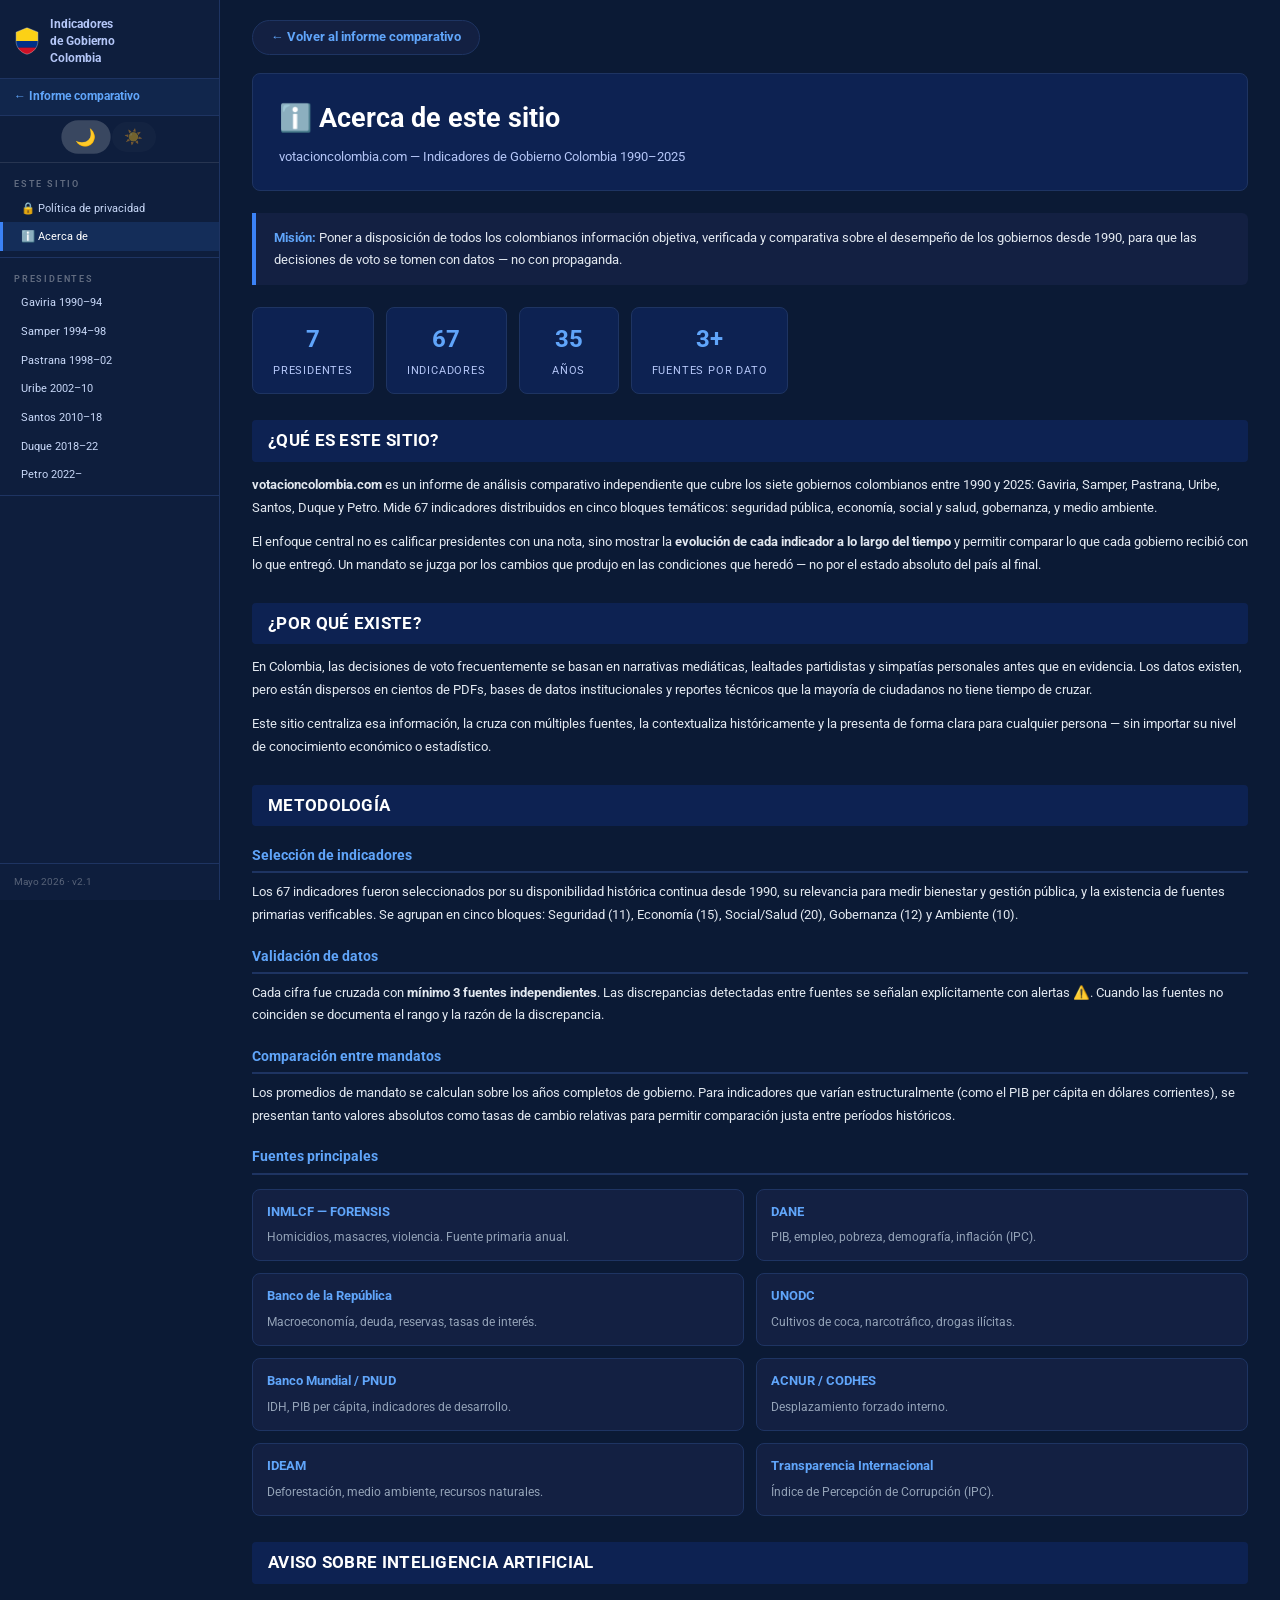
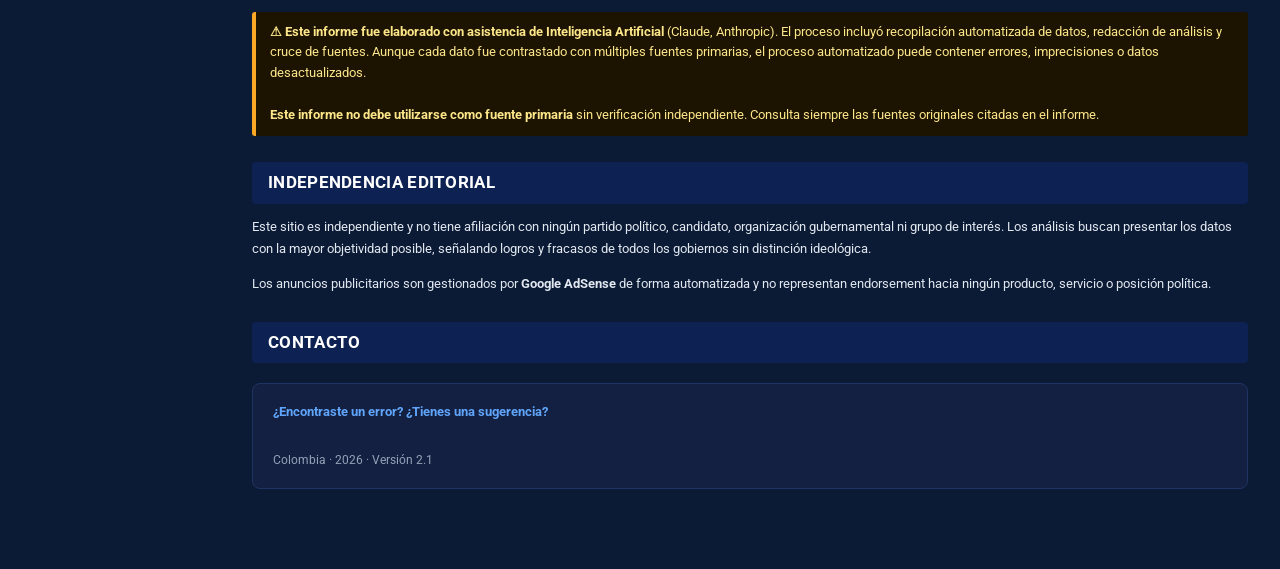
<file: acerca.html>
﻿<!DOCTYPE html>
<html lang="es">
<head>
<meta charset="UTF-8"/>
<meta name="viewport" content="width=device-width,initial-scale=1.0"/>
<meta name="google-adsense-account" content="ca-pub-6272957192947399">
<link rel="icon" href="favicon.svg" type="image/svg+xml">
<title>Acerca de — Indicadores de Gobierno Colombia</title>
<style>
*{box-sizing:border-box;margin:0;padding:0}
body{font-family:Arial,sans-serif;line-height:1.6}
.page{max-width:860px;margin:0 auto;padding:24px 20px;min-height:100vh}
p{font-size:10pt;color:var(--text);margin-bottom:12px;line-height:1.7}
.back-btn{display:inline-block;background:var(--surface);color:var(--accent2);border:1px solid var(--border);border-radius:20px;padding:6px 18px;font-size:9.5pt;font-weight:700;text-decoration:none;margin-bottom:22px}
.back-btn:hover{background:var(--surface2)}
.hero{background:#0d2252;color:#fff;padding:22px 26px;border-radius:8px;margin-bottom:22px;border:1px solid var(--border)}
.hero h1{font-size:20pt;font-weight:700;margin-bottom:4px}
.hero .sub{font-size:10pt;color:#b4c6f7;margin-top:6px}
.source-grid{display:grid;grid-template-columns:repeat(2,1fr);gap:12px;margin:14px 0}
@media(max-width:600px){.source-grid{grid-template-columns:1fr}}
.source-card{background:var(--surface);border:1px solid var(--border);border-radius:8px;padding:12px 14px}
.source-card strong{color:var(--accent2);display:block;margin-bottom:4px;font-size:9.5pt}
.source-card span{font-size:9pt;color:var(--muted)}
.contact-box{background:var(--surface);border:1px solid var(--border);border-radius:8px;padding:16px 20px;margin:20px 0;font-size:10pt;color:var(--text);line-height:1.8}
.contact-box strong{color:var(--accent2)}
.contact-meta{font-size:9pt;color:var(--muted)}
.stat-row{display:flex;gap:12px;flex-wrap:wrap;margin:14px 0}
.stat-item{background:#0d2252;color:#fff;border-radius:8px;padding:12px 20px;text-align:center;min-width:100px;border:1px solid var(--border)}
.stat-item .num{font-size:18pt;font-weight:700;color:#60a5fa;display:block}
.stat-item .lbl{font-size:8pt;color:#b4c6f7;text-transform:uppercase;letter-spacing:.8px}
body.light-mode .source-card{background:#f8faff!important;border-color:#dce8ff!important}
body.light-mode .source-card strong{color:#0d2252!important}
body.light-mode .source-card span{color:#555!important}
body.light-mode .contact-box{background:#f0f7ff!important;border-color:#b4c6f7!important;color:#333!important}
body.light-mode .contact-box strong{color:#0d2252!important}
</style>
<link rel="preconnect" href="https://fonts.googleapis.com">
<link href="https://fonts.googleapis.com/css2?family=Roboto:wght@300;400;500;700&display=swap" rel="stylesheet">
<link rel="stylesheet" href="pres-dark.css">
<script async src="https://pagead2.googlesyndication.com/pagead/js/adsbygoogle.js?client=ca-pub-6272957192947399" crossorigin="anonymous"></script>
<!-- Google tag (gtag.js) -->
<script async src="https://www.googletagmanager.com/gtag/js?id=G-X8BNSWKBNP"></script>
<script>
  window.dataLayer = window.dataLayer || [];
  function gtag(){dataLayer.push(arguments);}
  gtag('js', new Date());
  gtag('config', 'G-X8BNSWKBNP');
</script>
</head>
<body class="dark-mode">
<div id="sidebar-overlay" onclick="toggleSidebar()"></div>
<button id="ham-btn" type="button" onclick="toggleSidebar()" aria-label="Menú"><span></span><span></span><span></span></button>
<button type="button" id="mob-theme-btn" class="mob-theme-btn" onclick="setTheme(document.body.classList.contains('dark-mode')?'light':'dark')" title="Cambiar tema">🌙</button>
<nav id="sidebar">
  <div class="sb-brand"><svg width="26" height="32" viewBox="0 0 44 52" fill="none"><clipPath id="sbsc"><path d="M22 3.5L3.5 11V26C3.5 37 11 45.5 22 48.5C33 45.5 40.5 37 40.5 26V11L22 3.5Z"/></clipPath><g clip-path="url(#sbsc)"><rect x="3.5" y="3.5" width="37" height="22.5" fill="#fcd116"/><rect x="3.5" y="26" width="37" height="11.25" fill="#003087"/><rect x="3.5" y="37.25" width="37" height="11.25" fill="#ce1126"/></g><path d="M22 3.5L3.5 11V26C3.5 37 11 45.5 22 48.5C33 45.5 40.5 37 40.5 26V11L22 3.5Z" fill="none" stroke="rgba(255,255,255,.4)" stroke-width="1.3"/></svg><div class="sb-title">Indicadores<br>de Gobierno<br>Colombia</div></div>
  <a class="sb-back" href="index.html">← Informe comparativo</a>
  <div class="theme-toggle">
    <button type="button" class="theme-half active" id="btn-dark-mode" onclick="setTheme('dark')" title="Modo oscuro">🌙</button>
    <button type="button" class="theme-half"        id="btn-light-mode" onclick="setTheme('light')" title="Modo claro">☀️</button>
  </div>
  <div class="sb-section"><div class="sb-label">Este sitio</div>
    <a class="sb-link" href="privacidad.html">🔒 Política de privacidad</a>
    <a class="sb-link active" href="acerca.html">ℹ️ Acerca de</a>
  </div>
  <div class="sb-section"><div class="sb-label">Presidentes</div>
    <a class="sb-link" href="gaviria.html">Gaviria 1990–94</a>
    <a class="sb-link" href="samper.html">Samper 1994–98</a>
    <a class="sb-link" href="pastrana.html">Pastrana 1998–02</a>
    <a class="sb-link" href="uribe.html">Uribe 2002–10</a>
    <a class="sb-link" href="santos.html">Santos 2010–18</a>
    <a class="sb-link" href="duque.html">Duque 2018–22</a>
    <a class="sb-link" href="petro.html">Petro 2022–</a>
  </div>
  <div class="sb-footer">Mayo 2026 · v2.1</div>
</nav>
<script>
function toggleSidebar(){document.getElementById('sidebar').classList.toggle('open');document.getElementById('sidebar-overlay').classList.toggle('open')}
window.setTheme=function(m){var d=m==='dark';document.body.classList.toggle('dark-mode',d);document.body.classList.toggle('light-mode',!d);var bm=document.getElementById('btn-dark-mode'),bl=document.getElementById('btn-light-mode');if(bm)bm.classList.toggle('active',d);if(bl)bl.classList.toggle('active',!d);var mob=document.getElementById('mob-theme-btn');if(mob)mob.textContent=d?'🌙':'☀️';localStorage.setItem('pres-theme',m)};
(function(){var s=localStorage.getItem('pres-theme')||'dark';if(s!=='dark')window.setTheme('light')})();
</script>
<div class="page">

<a class="back-btn" href="index.html">← Volver al informe comparativo</a>

<div class="hero">
  <h1>ℹ️ Acerca de este sitio</h1>
  <div class="sub">votacioncolombia.com — Indicadores de Gobierno Colombia 1990–2025</div>
</div>

<div class="resumen">
  <strong>Misión:</strong> Poner a disposición de todos los colombianos información objetiva, verificada y comparativa sobre el desempeño de los gobiernos desde 1990, para que las decisiones de voto se tomen con datos — no con propaganda.
</div>

<div class="stat-row">
  <div class="stat-item"><span class="num">7</span><span class="lbl">Presidentes</span></div>
  <div class="stat-item"><span class="num">67</span><span class="lbl">Indicadores</span></div>
  <div class="stat-item"><span class="num">35</span><span class="lbl">Años</span></div>
  <div class="stat-item"><span class="num">3+</span><span class="lbl">Fuentes por dato</span></div>
</div>

<h2 id="sec-que">¿QUÉ ES ESTE SITIO?</h2>
<p><strong>votacioncolombia.com</strong> es un informe de análisis comparativo independiente que cubre los siete gobiernos colombianos entre 1990 y 2025: Gaviria, Samper, Pastrana, Uribe, Santos, Duque y Petro. Mide 67 indicadores distribuidos en cinco bloques temáticos: seguridad pública, economía, social y salud, gobernanza, y medio ambiente.</p>
<p>El enfoque central no es calificar presidentes con una nota, sino mostrar la <strong>evolución de cada indicador a lo largo del tiempo</strong> y permitir comparar lo que cada gobierno recibió con lo que entregó. Un mandato se juzga por los cambios que produjo en las condiciones que heredó — no por el estado absoluto del país al final.</p>

<h2 id="sec-por-que">¿POR QUÉ EXISTE?</h2>
<p>En Colombia, las decisiones de voto frecuentemente se basan en narrativas mediáticas, lealtades partidistas y simpatías personales antes que en evidencia. Los datos existen, pero están dispersos en cientos de PDFs, bases de datos institucionales y reportes técnicos que la mayoría de ciudadanos no tiene tiempo de cruzar.</p>
<p>Este sitio centraliza esa información, la cruza con múltiples fuentes, la contextualiza históricamente y la presenta de forma clara para cualquier persona — sin importar su nivel de conocimiento económico o estadístico.</p>

<h2 id="sec-metodologia">METODOLOGÍA</h2>

<h3>Selección de indicadores</h3>
<p>Los 67 indicadores fueron seleccionados por su disponibilidad histórica continua desde 1990, su relevancia para medir bienestar y gestión pública, y la existencia de fuentes primarias verificables. Se agrupan en cinco bloques: Seguridad (11), Economía (15), Social/Salud (20), Gobernanza (12) y Ambiente (10).</p>

<h3>Validación de datos</h3>
<p>Cada cifra fue cruzada con <strong>mínimo 3 fuentes independientes</strong>. Las discrepancias detectadas entre fuentes se señalan explícitamente con alertas ⚠️. Cuando las fuentes no coinciden se documenta el rango y la razón de la discrepancia.</p>

<h3>Comparación entre mandatos</h3>
<p>Los promedios de mandato se calculan sobre los años completos de gobierno. Para indicadores que varían estructuralmente (como el PIB per cápita en dólares corrientes), se presentan tanto valores absolutos como tasas de cambio relativas para permitir comparación justa entre períodos históricos.</p>

<h3>Fuentes principales</h3>
<div class="source-grid">
  <div class="source-card"><strong>INMLCF — FORENSIS</strong><span>Homicidios, masacres, violencia. Fuente primaria anual.</span></div>
  <div class="source-card"><strong>DANE</strong><span>PIB, empleo, pobreza, demografía, inflación (IPC).</span></div>
  <div class="source-card"><strong>Banco de la República</strong><span>Macroeconomía, deuda, reservas, tasas de interés.</span></div>
  <div class="source-card"><strong>UNODC</strong><span>Cultivos de coca, narcotráfico, drogas ilícitas.</span></div>
  <div class="source-card"><strong>Banco Mundial / PNUD</strong><span>IDH, PIB per cápita, indicadores de desarrollo.</span></div>
  <div class="source-card"><strong>ACNUR / CODHES</strong><span>Desplazamiento forzado interno.</span></div>
  <div class="source-card"><strong>IDEAM</strong><span>Deforestación, medio ambiente, recursos naturales.</span></div>
  <div class="source-card"><strong>Transparencia Internacional</strong><span>Índice de Percepción de Corrupción (IPC).</span></div>
</div>

<h2 id="sec-ia">AVISO SOBRE INTELIGENCIA ARTIFICIAL</h2>
<div class="disclaimer">
  <strong>⚠ Este informe fue elaborado con asistencia de Inteligencia Artificial</strong> (Claude, Anthropic). El proceso incluyó recopilación automatizada de datos, redacción de análisis y cruce de fuentes. Aunque cada dato fue contrastado con múltiples fuentes primarias, el proceso automatizado puede contener errores, imprecisiones o datos desactualizados.<br><br>
  <strong>Este informe no debe utilizarse como fuente primaria</strong> sin verificación independiente. Consulta siempre las fuentes originales citadas en el informe.
</div>

<h2 id="sec-independencia">INDEPENDENCIA EDITORIAL</h2>
<p>Este sitio es independiente y no tiene afiliación con ningún partido político, candidato, organización gubernamental ni grupo de interés. Los análisis buscan presentar los datos con la mayor objetividad posible, señalando logros y fracasos de todos los gobiernos sin distinción ideológica.</p>
<p>Los anuncios publicitarios son gestionados por <strong>Google AdSense</strong> de forma automatizada y no representan endorsement hacia ningún producto, servicio o posición política.</p>

<h2 id="sec-contacto">CONTACTO</h2>
<div class="contact-box">
  <strong>¿Encontraste un error? ¿Tienes una sugerencia?</strong><br><br>
  <span class="contact-meta">Colombia · 2026 · Versión 2.1</span>
</div>

</div>
</body>
</html>
</file>
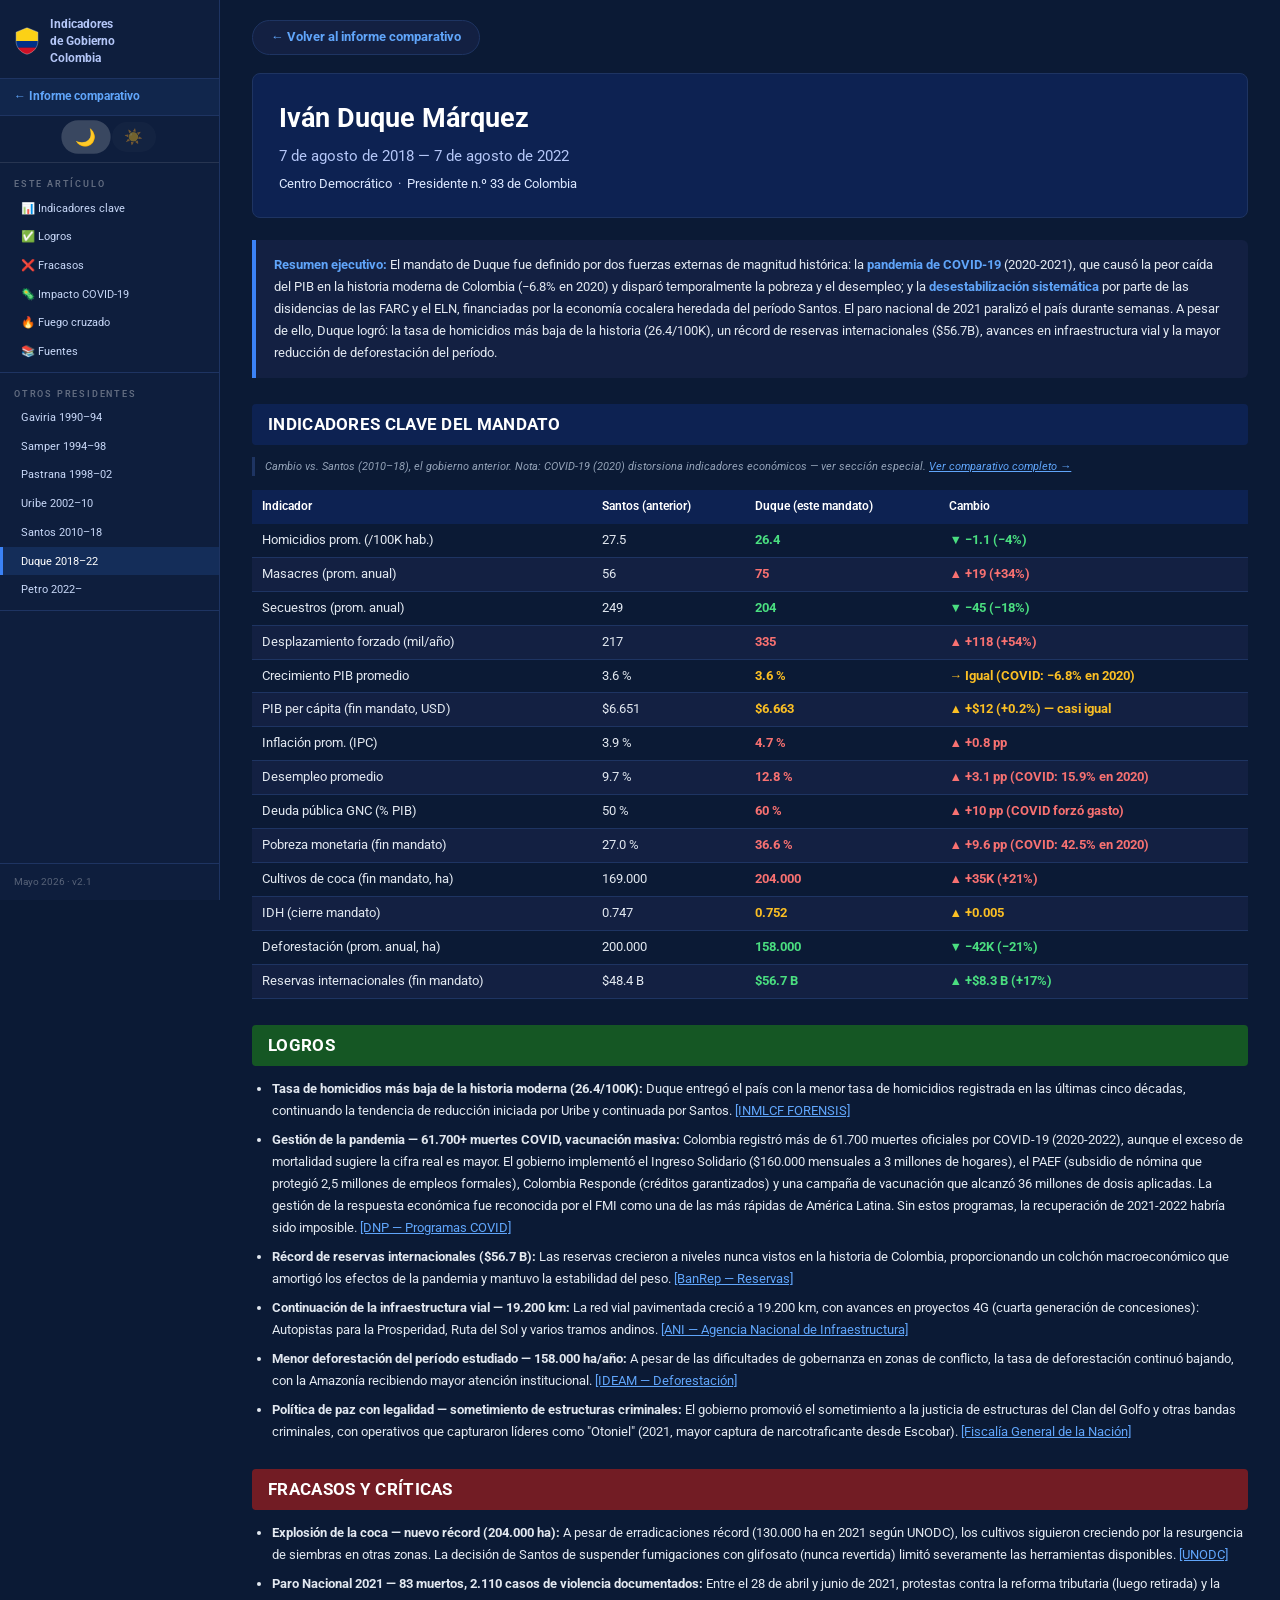
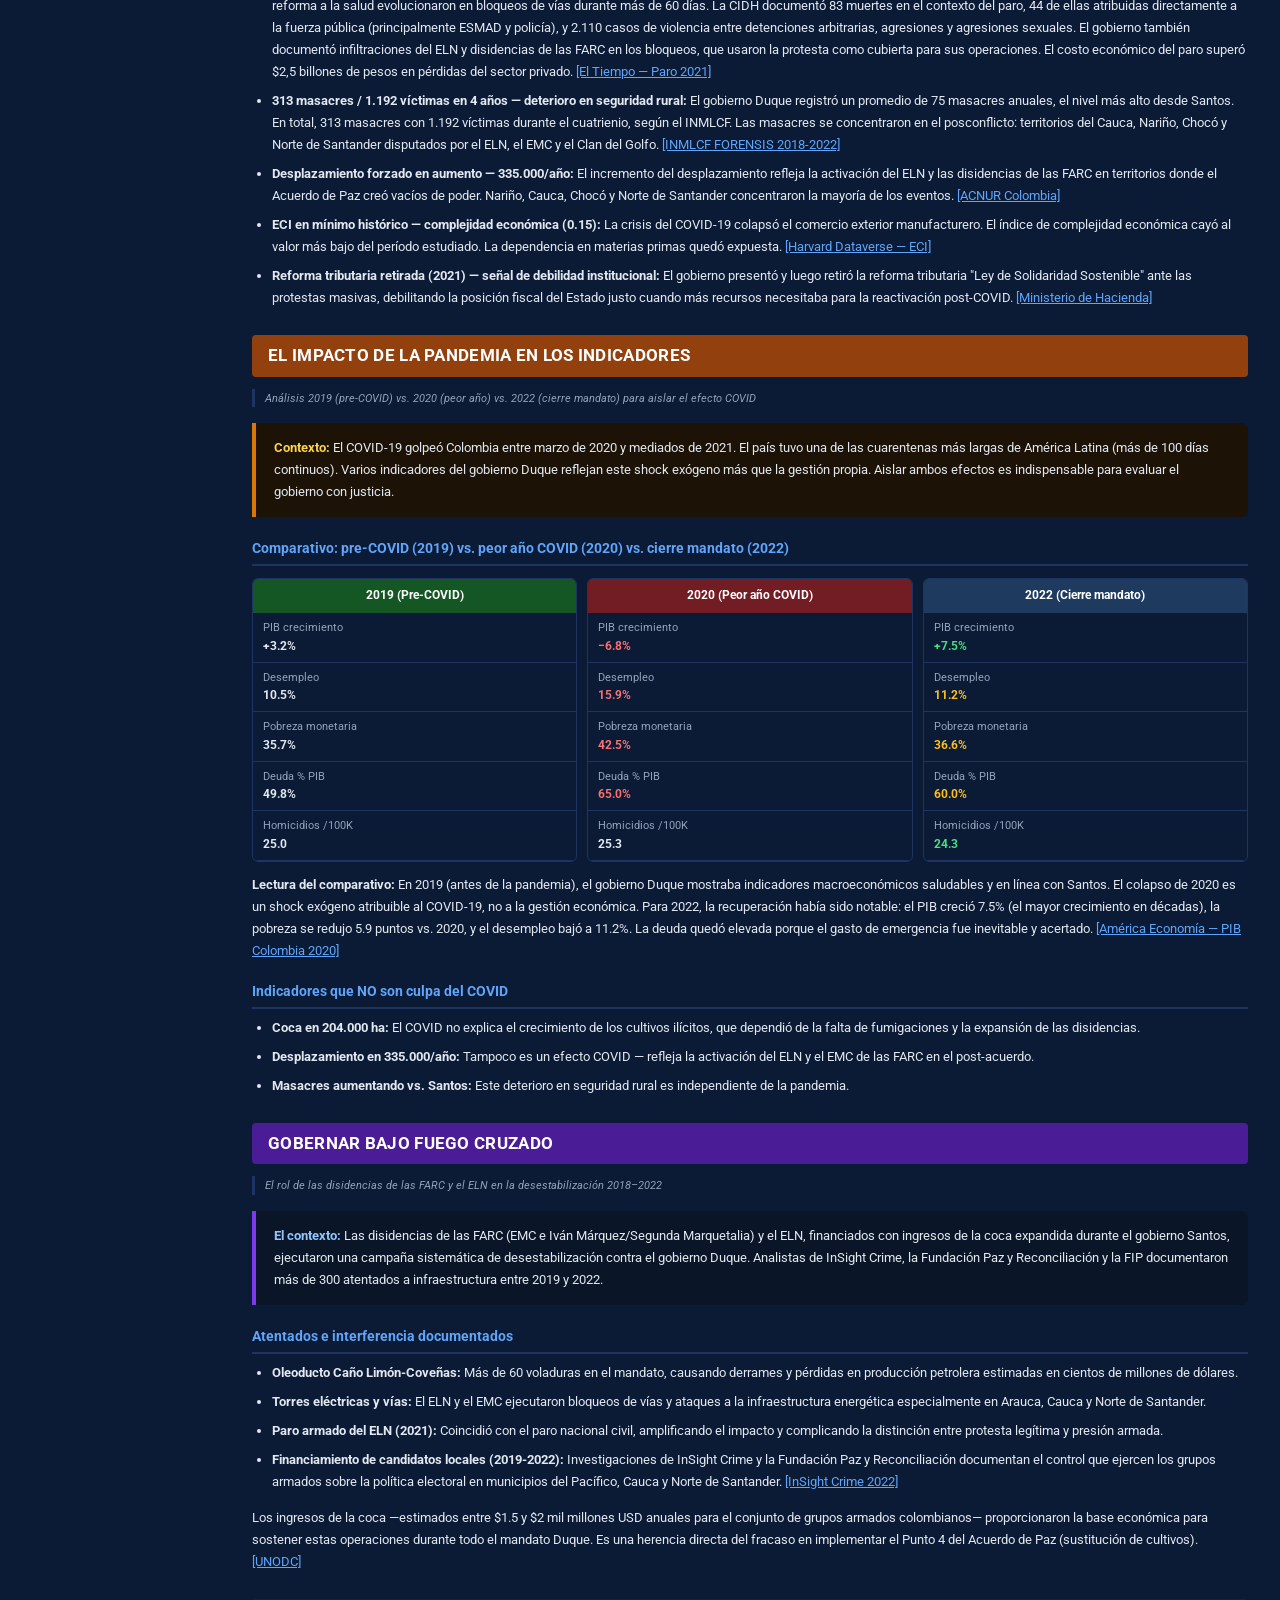
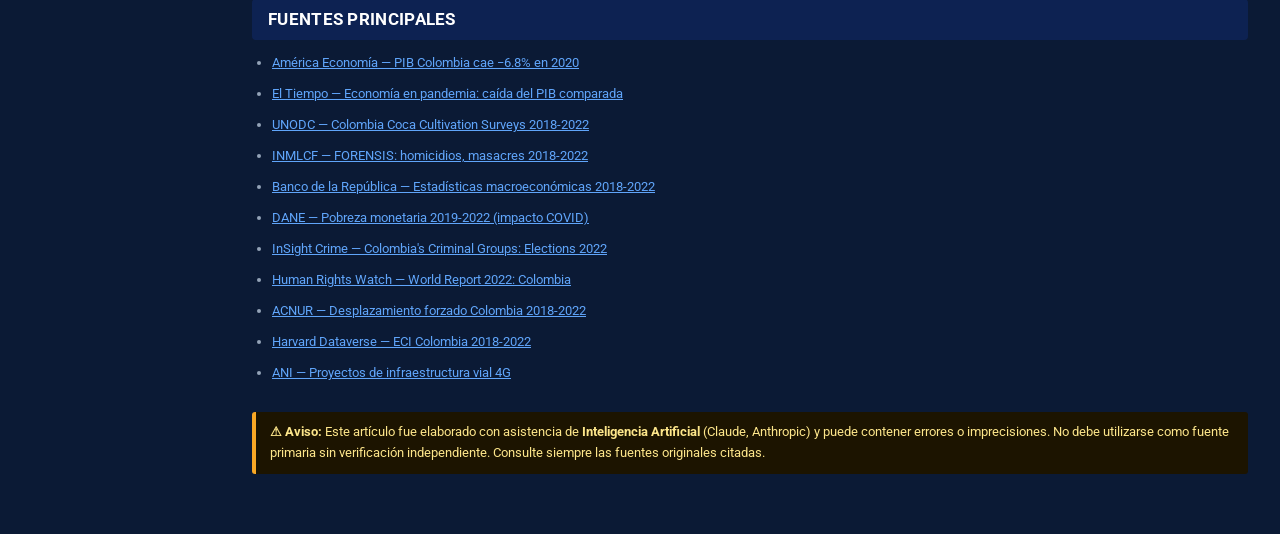
<file: duque.html>
﻿<!DOCTYPE html>
<html lang="es">
<head>
<meta charset="UTF-8"/>
<meta name="viewport" content="width=device-width,initial-scale=1.0"/>
<meta name="google-adsense-account" content="ca-pub-6272957192947399">
<link rel="icon" href="favicon.svg" type="image/svg+xml">
<title>Iván Duque 2018–2022 — Logros, Fracasos e Indicadores</title>
<meta name="description" content="¿Cómo le fue a Iván Duque (2018–2022)? Pandemia COVID-19, Paro Nacional 2021, menor deforestación histórica, pero coca en récord de 204K ha. Indicadores verificados. Conoce el historial antes de votar.">
<meta name="keywords" content="Iván Duque, gobierno Duque Colombia, elecciones Colombia 2018, segunda vuelta 2018 Duque Petro, votación Colombia, Paro Nacional Colombia 2021, pandemia Colombia COVID, deforestación Colombia, masacres Colombia, coca Colombia 2022, historia presidentes Colombia, Centro Democrático Colombia, Gustavo Petro 2018">
<meta name="robots" content="index, follow">
<link rel="canonical" href="https://votacioncolombia.com/duque.html">
<meta property="og:type" content="article">
<meta property="og:url" content="https://votacioncolombia.com/duque.html">
<meta property="og:title" content="Iván Duque 2018–2022 — Logros, Fracasos e Indicadores">
<meta property="og:description" content="Pandemia COVID-19, Paro Nacional 2021, menor deforestación histórica y coca en récord de 204K ha. Análisis con indicadores verificados del mandato Duque.">
<meta property="og:locale" content="es_CO">
<meta property="og:site_name" content="Colombia Indicadores de Gobierno">
<meta property="og:image" content="https://votacioncolombia.com/og-image.png">
<meta property="og:image:width" content="1200">
<meta property="og:image:height" content="630">
<meta name="twitter:card" content="summary_large_image">
<meta name="twitter:title" content="Iván Duque 2018–2022 — Análisis de Gobierno Colombia">
<meta name="twitter:description" content="COVID, Paro 2021, menor deforestación histórica, coca récord 204K ha. Indicadores verificados del mandato Duque.">
<script type="application/ld+json">
{"@context":"https://schema.org","@type":"Article","headline":"Iván Duque 2018–2022 — Logros, Fracasos e Indicadores","description":"Análisis del gobierno de Iván Duque Márquez (2018–2022): pandemia COVID-19, Paro Nacional 2021 (83 muertos), menor deforestación histórica, pero masacres al alza y coca en nuevo récord de 204.000 hectáreas. Indicadores pre/post pandemia comparados con el gobierno anterior.","url":"https://votacioncolombia.com/duque.html","inLanguage":"es-CO","dateModified":"2026-06-11","author":{"@type":"Organization","name":"Colombia Indicadores de Gobierno"},"publisher":{"@type":"Organization","name":"Colombia Indicadores de Gobierno"},"mainEntityOfPage":"https://votacioncolombia.com/duque.html","about":{"@type":"Person","name":"Iván Duque Márquez","jobTitle":"Presidente de Colombia","description":"Presidente de Colombia 2018–2022. Gobernó durante la pandemia de COVID-19 y el Paro Nacional de 2021."},"isPartOf":{"@id":"https://votacioncolombia.com/#website"}}
</script>
<style>
*{box-sizing:border-box;margin:0;padding:0}
body{font-family:Arial,sans-serif;color:var(--text);background:var(--bg);line-height:1.6}
.page{max-width:860px;margin:0 auto;padding:24px 20px;background:var(--surface);min-height:100vh}
a{color:var(--accent2)}a:hover{text-decoration:underline}
.back-btn{display:inline-block;background:var(--surface);color:var(--accent2);border:1px solid var(--border);border-radius:20px;padding:6px 18px;font-size:9.5pt;font-weight:700;text-decoration:none;margin-bottom:22px}
.back-btn:hover{background:var(--bg)}
.hero{background:#0d2252;color:#fff;padding:22px 26px;border-radius:8px;margin-bottom:22px}
.hero h1{font-size:20pt;font-weight:700;margin-bottom:4px}
.hero .years{font-size:11pt;color:#b4c6f7;margin-bottom:6px}
.hero .partido{font-size:9.5pt;color:#dce8ff}
h2{font-size:12.5pt;color:#fff;background:#0d2252;padding:7px 16px;margin:26px 0 12px;border-radius:4px;letter-spacing:.3px}
h2.sec-logros{background:#155724}
h2.sec-fracasos{background:#721c24}
h2.sec-pand{background:#b45309}
h2.sec-especial{background:#1e3a5f}
h3{font-size:10.5pt;color:var(--accent2);border-bottom:2px solid var(--border);padding-bottom:4px;margin:18px 0 8px}
.resumen{background:var(--bg);border-left:4px solid var(--accent);padding:14px 18px;margin-bottom:22px;border-radius:0 6px 6px 0;font-size:10pt;color:var(--text)}
.resumen strong{color:var(--accent2)}
.note{font-size:8.5pt;color:var(--muted);font-style:italic;margin:6px 0 14px;padding-left:10px;border-left:3px solid var(--border)}
table{width:100%;border-collapse:collapse;font-size:9.5pt;margin:10px 0 18px}
th{background:#0d2252;color:#fff;padding:7px 10px;text-align:left;font-weight:600;font-size:9pt}
td{padding:6px 10px;border-bottom:1px solid var(--border);color:var(--text)}
tr:nth-child(even) td{background:var(--bg)}
.g{color:#4ade80;font-weight:700}.r{color:#f87171;font-weight:700}.y{color:#fbbf24;font-weight:700}
body.light-mode .g{color:#166534}body.light-mode .r{color:#991b1b}body.light-mode .y{color:#92400e}
ul{padding-left:20px;margin:8px 0 14px}
ul li{margin-bottom:7px;font-size:10pt}
.fuentes-list{font-size:9pt}
.fuentes-list li{margin-bottom:9px}
.pand-box{background:#fffbeb;border-left:4px solid #d97706;padding:14px 18px;margin:16px 0 20px;border-radius:0 6px 6px 0;font-size:10pt;color:#333}
.pand-box strong{color:#b45309}
.spec-box{background:#eff6ff;border-left:4px solid #1d4ed8;padding:14px 18px;margin:16px 0 20px;border-radius:0 6px 6px 0;font-size:10pt;color:#333}
.spec-box strong{color:#1e3a5f}
.covid-compare{display:grid;grid-template-columns:1fr 1fr 1fr;gap:10px;margin:12px 0}
.cov-col{border:1px solid #e0e8f8;border-radius:6px;overflow:hidden}
.cov-col .cov-hd{padding:7px 10px;font-size:9pt;font-weight:700;text-align:center;color:#fff}
.cov-col .cov-hd.pre{background:#155724}
.cov-col .cov-hd.mid{background:#721c24}
.cov-col .cov-hd.post{background:#1e3a5f}
.cov-col .cov-row{padding:5px 10px;font-size:9pt;border-bottom:1px solid #f0f4ff}
.cov-col .cov-row .lbl{color:#555;font-size:8.5pt}
body.dark-mode .pand-box{background:#1c1206;color:var(--text)}
body.dark-mode .pand-box strong{color:#fcd34d}
body.dark-mode .spec-box{background:#0a1628;color:var(--text)}
body.dark-mode .spec-box strong{color:#93c5fd}
body.dark-mode .cov-col{border-color:var(--border)}
body.dark-mode .cov-col .cov-row{border-bottom-color:var(--border);color:var(--text)}
body.dark-mode .cov-col .cov-row .lbl{color:var(--muted)}
.disclaimer{background:#fff8e1;border-left:4px solid #f9a825;padding:10px 14px;margin:28px 0 0;border-radius:3px;font-size:9.5pt}
</style>
<link rel="preconnect" href="https://fonts.googleapis.com">
<link href="https://fonts.googleapis.com/css2?family=Roboto:wght@300;400;500;700&display=swap" rel="stylesheet">
<link rel="stylesheet" href="pres-dark.css">
<script async src="https://pagead2.googlesyndication.com/pagead/js/adsbygoogle.js?client=ca-pub-6272957192947399" crossorigin="anonymous"></script>
<!-- Google tag (gtag.js) -->
<script async src="https://www.googletagmanager.com/gtag/js?id=G-X8BNSWKBNP"></script>
<script>
  window.dataLayer = window.dataLayer || [];
  function gtag(){dataLayer.push(arguments);}
  gtag('js', new Date());
  gtag('config', 'G-X8BNSWKBNP');
</script>
</head>
<body class="dark-mode">
<div id="sidebar-overlay" onclick="toggleSidebar()"></div>
<button id="ham-btn" type="button" onclick="toggleSidebar()" aria-label="Menú"><span></span><span></span><span></span></button>
<button type="button" id="mob-theme-btn" class="mob-theme-btn" onclick="setTheme(document.body.classList.contains('dark-mode')?'light':'dark')" title="Cambiar tema">🌙</button>
<nav id="sidebar">
  <div class="sb-brand"><svg width="26" height="32" viewBox="0 0 44 52" fill="none"><clipPath id="sbsc"><path d="M22 3.5L3.5 11V26C3.5 37 11 45.5 22 48.5C33 45.5 40.5 37 40.5 26V11L22 3.5Z"/></clipPath><g clip-path="url(#sbsc)"><rect x="3.5" y="3.5" width="37" height="22.5" fill="#fcd116"/><rect x="3.5" y="26" width="37" height="11.25" fill="#003087"/><rect x="3.5" y="37.25" width="37" height="11.25" fill="#ce1126"/></g><path d="M22 3.5L3.5 11V26C3.5 37 11 45.5 22 48.5C33 45.5 40.5 37 40.5 26V11L22 3.5Z" fill="none" stroke="rgba(255,255,255,.4)" stroke-width="1.3"/></svg><div class="sb-title">Indicadores<br>de Gobierno<br>Colombia</div></div>
  <a class="sb-back" href="index.html">← Informe comparativo</a>
  <div class="theme-toggle">
    <button type="button" class="theme-half active" id="btn-dark-mode" onclick="setTheme('dark')" title="Modo oscuro">🌙</button>
    <button type="button" class="theme-half"        id="btn-light-mode" onclick="setTheme('light')" title="Modo claro">☀️</button>
  </div>
  <div class="sb-section"><div class="sb-label">Este artículo</div>
    <a class="sb-link" href="#sec-ind">📊 Indicadores clave</a>
    <a class="sb-link" href="#sec-logros">✅ Logros</a>
    <a class="sb-link" href="#sec-fracasos">❌ Fracasos</a>
    <a class="sb-link" href="#sec-pand">🦠 Impacto COVID-19</a>
    <a class="sb-link" href="#sec-especial">🔥 Fuego cruzado</a>
    <a class="sb-link" href="#sec-fuentes">📚 Fuentes</a>
  </div>
  <div class="sb-section"><div class="sb-label">Otros presidentes</div>
    <a class="sb-link" href="gaviria.html">Gaviria 1990–94</a>
    <a class="sb-link" href="samper.html">Samper 1994–98</a>
    <a class="sb-link" href="pastrana.html">Pastrana 1998–02</a>
    <a class="sb-link" href="uribe.html">Uribe 2002–10</a>
    <a class="sb-link" href="santos.html">Santos 2010–18</a>
    <a class="sb-link active" href="duque.html">Duque 2018–22</a>
    <a class="sb-link" href="petro.html">Petro 2022–</a>
  </div>
  <div class="sb-footer">Mayo 2026 · v2.1</div>
</nav>
<script>
function toggleSidebar(){document.getElementById('sidebar').classList.toggle('open');document.getElementById('sidebar-overlay').classList.toggle('open')}
(function(){var ids=['sec-ind','sec-logros','sec-fracasos','sec-pand','sec-especial','sec-fuentes'];window.addEventListener('scroll',function(){var y=window.scrollY+80;ids.forEach(function(id){var el=document.getElementById(id);var link=document.querySelector('#sidebar a[href="#'+id+'"]');if(!el||!link)return;link.classList.toggle('active',y>=el.offsetTop&&y<el.offsetTop+el.offsetHeight)})},{passive:true})})();
window.setTheme=function(m){var d=m==='dark';document.body.classList.toggle('dark-mode',d);document.body.classList.toggle('light-mode',!d);var bm=document.getElementById('btn-dark-mode'),bl=document.getElementById('btn-light-mode');if(bm)bm.classList.toggle('active',d);if(bl)bl.classList.toggle('active',!d);var mob=document.getElementById('mob-theme-btn');if(mob)mob.textContent=d?'🌙':'☀️';localStorage.setItem('pres-theme',m)};
(function(){var s=localStorage.getItem('pres-theme')||'dark';if(s!=='dark')window.setTheme('light')})();
</script>
<div class="page">

<a class="back-btn" href="index.html">← Volver al informe comparativo</a>

<div class="hero">
  <h1>Iván Duque Márquez</h1>
  <div class="years">7 de agosto de 2018 — 7 de agosto de 2022</div>
  <div class="partido">Centro Democrático &nbsp;·&nbsp; Presidente n.º 33 de Colombia</div>
</div>

<div class="resumen">
  <strong>Resumen ejecutivo:</strong> El mandato de Duque fue definido por dos fuerzas externas de magnitud histórica: la <strong>pandemia de COVID-19</strong> (2020-2021), que causó la peor caída del PIB en la historia moderna de Colombia (−6.8% en 2020) y disparó temporalmente la pobreza y el desempleo; y la <strong>desestabilización sistemática</strong> por parte de las disidencias de las FARC y el ELN, financiadas por la economía cocalera heredada del período Santos. El paro nacional de 2021 paralizó el país durante semanas. A pesar de ello, Duque logró: la tasa de homicidios más baja de la historia (26.4/100K), un récord de reservas internacionales ($56.7B), avances en infraestructura vial y la mayor reducción de deforestación del período.
</div>

<h2 id="sec-ind">INDICADORES CLAVE DEL MANDATO</h2>
<p class="note">Cambio vs. Santos (2010–18), el gobierno anterior. Nota: COVID-19 (2020) distorsiona indicadores económicos — ver sección especial. <a href="index.html">Ver comparativo completo →</a></p>
<table>
  <thead><tr><th>Indicador</th><th>Santos (anterior)</th><th>Duque (este mandato)</th><th>Cambio</th></tr></thead>
  <tbody>
    <tr><td>Homicidios prom. (/100K hab.)</td><td>27.5</td><td class="g">26.4</td><td class="g">▼ −1.1 (−4%)</td></tr>
    <tr><td>Masacres (prom. anual)</td><td>56</td><td class="r">75</td><td class="r">▲ +19 (+34%)</td></tr>
    <tr><td>Secuestros (prom. anual)</td><td>249</td><td class="g">204</td><td class="g">▼ −45 (−18%)</td></tr>
    <tr><td>Desplazamiento forzado (mil/año)</td><td>217</td><td class="r">335</td><td class="r">▲ +118 (+54%)</td></tr>
    <tr><td>Crecimiento PIB promedio</td><td>3.6 %</td><td class="y">3.6 %</td><td class="y">→ Igual (COVID: −6.8% en 2020)</td></tr>
    <tr><td>PIB per cápita (fin mandato, USD)</td><td>$6.651</td><td class="y">$6.663</td><td class="y">▲ +$12 (+0.2%) — casi igual</td></tr>
    <tr><td>Inflación prom. (IPC)</td><td>3.9 %</td><td class="r">4.7 %</td><td class="r">▲ +0.8 pp</td></tr>
    <tr><td>Desempleo promedio</td><td>9.7 %</td><td class="r">12.8 %</td><td class="r">▲ +3.1 pp (COVID: 15.9% en 2020)</td></tr>
    <tr><td>Deuda pública GNC (% PIB)</td><td>50 %</td><td class="r">60 %</td><td class="r">▲ +10 pp (COVID forzó gasto)</td></tr>
    <tr><td>Pobreza monetaria (fin mandato)</td><td>27.0 %</td><td class="r">36.6 %</td><td class="r">▲ +9.6 pp (COVID: 42.5% en 2020)</td></tr>
    <tr><td>Cultivos de coca (fin mandato, ha)</td><td>169.000</td><td class="r">204.000</td><td class="r">▲ +35K (+21%)</td></tr>
    <tr><td>IDH (cierre mandato)</td><td>0.747</td><td class="y">0.752</td><td class="y">▲ +0.005</td></tr>
    <tr><td>Deforestación (prom. anual, ha)</td><td>200.000</td><td class="g">158.000</td><td class="g">▼ −42K (−21%)</td></tr>
    <tr><td>Reservas internacionales (fin mandato)</td><td>$48.4 B</td><td class="g">$56.7 B</td><td class="g">▲ +$8.3 B (+17%)</td></tr>
  </tbody>
</table>

<h2 id="sec-logros" class="sec-logros">LOGROS</h2>

<ul>
  <li><strong>Tasa de homicidios más baja de la historia moderna (26.4/100K):</strong> Duque entregó el país con la menor tasa de homicidios registrada en las últimas cinco décadas, continuando la tendencia de reducción iniciada por Uribe y continuada por Santos. <a href="https://www.medicinalegal.gov.co/cifras-estadisticas/forensis" target="_blank">[INMLCF FORENSIS]</a></li>

  <li><strong>Gestión de la pandemia — 61.700+ muertes COVID, vacunación masiva:</strong> Colombia registró más de 61.700 muertes oficiales por COVID-19 (2020-2022), aunque el exceso de mortalidad sugiere la cifra real es mayor. El gobierno implementó el Ingreso Solidario ($160.000 mensuales a 3 millones de hogares), el PAEF (subsidio de nómina que protegió 2,5 millones de empleos formales), Colombia Responde (créditos garantizados) y una campaña de vacunación que alcanzó 36 millones de dosis aplicadas. La gestión de la respuesta económica fue reconocida por el FMI como una de las más rápidas de América Latina. Sin estos programas, la recuperación de 2021-2022 habría sido imposible. <a href="https://www.dnp.gov.co" target="_blank">[DNP — Programas COVID]</a></li>

  <li><strong>Récord de reservas internacionales ($56.7 B):</strong> Las reservas crecieron a niveles nunca vistos en la historia de Colombia, proporcionando un colchón macroeconómico que amortigó los efectos de la pandemia y mantuvo la estabilidad del peso. <a href="https://www.banrep.gov.co/es/estadisticas/reservas-internacionales" target="_blank">[BanRep — Reservas]</a></li>

  <li><strong>Continuación de la infraestructura vial — 19.200 km:</strong> La red vial pavimentada creció a 19.200 km, con avances en proyectos 4G (cuarta generación de concesiones): Autopistas para la Prosperidad, Ruta del Sol y varios tramos andinos. <a href="https://www.ani.gov.co" target="_blank">[ANI — Agencia Nacional de Infraestructura]</a></li>

  <li><strong>Menor deforestación del período estudiado — 158.000 ha/año:</strong> A pesar de las dificultades de gobernanza en zonas de conflicto, la tasa de deforestación continuó bajando, con la Amazonía recibiendo mayor atención institucional. <a href="https://www.ideam.gov.co" target="_blank">[IDEAM — Deforestación]</a></li>

  <li><strong>Política de paz con legalidad — sometimiento de estructuras criminales:</strong> El gobierno promovió el sometimiento a la justicia de estructuras del Clan del Golfo y otras bandas criminales, con operativos que capturaron líderes como "Otoniel" (2021, mayor captura de narcotraficante desde Escobar). <a href="https://www.fiscalia.gov.co" target="_blank">[Fiscalía General de la Nación]</a></li>
</ul>

<h2 id="sec-fracasos" class="sec-fracasos">FRACASOS Y CRÍTICAS</h2>

<ul>
  <li><strong>Explosión de la coca — nuevo récord (204.000 ha):</strong> A pesar de erradicaciones récord (130.000 ha en 2021 según UNODC), los cultivos siguieron creciendo por la resurgencia de siembras en otras zonas. La decisión de Santos de suspender fumigaciones con glifosato (nunca revertida) limitó severamente las herramientas disponibles. <a href="https://www.unodc.org/unodc/en/crop-monitoring/?tag=Colombia" target="_blank">[UNODC]</a></li>

  <li><strong>Paro Nacional 2021 — 83 muertos, 2.110 casos de violencia documentados:</strong> Entre el 28 de abril y junio de 2021, protestas contra la reforma tributaria (luego retirada) y la reforma a la salud evolucionaron en bloqueos de vías durante más de 60 días. La CIDH documentó 83 muertes en el contexto del paro, 44 de ellas atribuidas directamente a la fuerza pública (principalmente ESMAD y policía), y 2.110 casos de violencia entre detenciones arbitrarias, agresiones y agresiones sexuales. El gobierno también documentó infiltraciones del ELN y disidencias de las FARC en los bloqueos, que usaron la protesta como cubierta para sus operaciones. El costo económico del paro superó $2,5 billones de pesos en pérdidas del sector privado. <a href="https://www.eltiempo.com" target="_blank">[El Tiempo — Paro 2021]</a></li>

  <li><strong>313 masacres / 1.192 víctimas en 4 años — deterioro en seguridad rural:</strong> El gobierno Duque registró un promedio de 75 masacres anuales, el nivel más alto desde Santos. En total, 313 masacres con 1.192 víctimas durante el cuatrienio, según el INMLCF. Las masacres se concentraron en el posconflicto: territorios del Cauca, Nariño, Chocó y Norte de Santander disputados por el ELN, el EMC y el Clan del Golfo. <a href="https://www.medicinalegal.gov.co/cifras-estadisticas/forensis" target="_blank">[INMLCF FORENSIS 2018-2022]</a></li>

  <li><strong>Desplazamiento forzado en aumento — 335.000/año:</strong> El incremento del desplazamiento refleja la activación del ELN y las disidencias de las FARC en territorios donde el Acuerdo de Paz creó vacíos de poder. Nariño, Cauca, Chocó y Norte de Santander concentraron la mayoría de los eventos. <a href="https://www.acnur.org/colombia.html" target="_blank">[ACNUR Colombia]</a></li>

  <li><strong>ECI en mínimo histórico — complejidad económica (0.15):</strong> La crisis del COVID-19 colapsó el comercio exterior manufacturero. El índice de complejidad económica cayó al valor más bajo del período estudiado. La dependencia en materias primas quedó expuesta. <a href="https://dataverse.harvard.edu/dataset.xhtml?persistentId=doi:10.7910/DVN/XTAQMC" target="_blank">[Harvard Dataverse — ECI]</a></li>

  <li><strong>Reforma tributaria retirada (2021) — señal de debilidad institucional:</strong> El gobierno presentó y luego retiró la reforma tributaria "Ley de Solidaridad Sostenible" ante las protestas masivas, debilitando la posición fiscal del Estado justo cuando más recursos necesitaba para la reactivación post-COVID. <a href="https://www.minhacienda.gov.co" target="_blank">[Ministerio de Hacienda]</a></li>
</ul>

<h2 id="sec-pand" class="sec-pand">EL IMPACTO DE LA PANDEMIA EN LOS INDICADORES</h2>
<p class="note">Análisis 2019 (pre-COVID) vs. 2020 (peor año) vs. 2022 (cierre mandato) para aislar el efecto COVID</p>

<div class="pand-box">
  <strong>Contexto:</strong> El COVID-19 golpeó Colombia entre marzo de 2020 y mediados de 2021. El país tuvo una de las cuarentenas más largas de América Latina (más de 100 días continuos). Varios indicadores del gobierno Duque reflejan este shock exógeno más que la gestión propia. Aislar ambos efectos es indispensable para evaluar el gobierno con justicia.
</div>

<h3>Comparativo: pre-COVID (2019) vs. peor año COVID (2020) vs. cierre mandato (2022)</h3>
<div class="covid-compare">
  <div class="cov-col">
    <div class="cov-hd pre">2019 (Pre-COVID)</div>
    <div class="cov-row"><div class="lbl">PIB crecimiento</div><strong>+3.2%</strong></div>
    <div class="cov-row"><div class="lbl">Desempleo</div><strong>10.5%</strong></div>
    <div class="cov-row"><div class="lbl">Pobreza monetaria</div><strong>35.7%</strong></div>
    <div class="cov-row"><div class="lbl">Deuda % PIB</div><strong>49.8%</strong></div>
    <div class="cov-row"><div class="lbl">Homicidios /100K</div><strong>25.0</strong></div>
  </div>
  <div class="cov-col">
    <div class="cov-hd mid">2020 (Peor año COVID)</div>
    <div class="cov-row"><div class="lbl">PIB crecimiento</div><strong class="r">−6.8%</strong></div>
    <div class="cov-row"><div class="lbl">Desempleo</div><strong class="r">15.9%</strong></div>
    <div class="cov-row"><div class="lbl">Pobreza monetaria</div><strong class="r">42.5%</strong></div>
    <div class="cov-row"><div class="lbl">Deuda % PIB</div><strong class="r">65.0%</strong></div>
    <div class="cov-row"><div class="lbl">Homicidios /100K</div><strong>25.3</strong></div>
  </div>
  <div class="cov-col">
    <div class="cov-hd post">2022 (Cierre mandato)</div>
    <div class="cov-row"><div class="lbl">PIB crecimiento</div><strong class="g">+7.5%</strong></div>
    <div class="cov-row"><div class="lbl">Desempleo</div><strong class="y">11.2%</strong></div>
    <div class="cov-row"><div class="lbl">Pobreza monetaria</div><strong class="y">36.6%</strong></div>
    <div class="cov-row"><div class="lbl">Deuda % PIB</div><strong class="y">60.0%</strong></div>
    <div class="cov-row"><div class="lbl">Homicidios /100K</div><strong class="g">24.3</strong></div>
  </div>
</div>

<p style="font-size:10pt;margin:10px 0 14px"><strong>Lectura del comparativo:</strong> En 2019 (antes de la pandemia), el gobierno Duque mostraba indicadores macroeconómicos saludables y en línea con Santos. El colapso de 2020 es un shock exógeno atribuible al COVID-19, no a la gestión económica. Para 2022, la recuperación había sido notable: el PIB creció 7.5% (el mayor crecimiento en décadas), la pobreza se redujo 5.9 puntos vs. 2020, y el desempleo bajó a 11.2%. La deuda quedó elevada porque el gasto de emergencia fue inevitable y acertado. <a href="https://americaeconomica.com/noticia/economia/el-pib-de-colombia-cae-un-68-en-2020-la-mayor-contraccion-de-su-historia-a-causa-del-covid-19.html" target="_blank">[América Economía — PIB Colombia 2020]</a></p>

<h3>Indicadores que NO son culpa del COVID</h3>
<ul>
  <li><strong>Coca en 204.000 ha:</strong> El COVID no explica el crecimiento de los cultivos ilícitos, que dependió de la falta de fumigaciones y la expansión de las disidencias.</li>
  <li><strong>Desplazamiento en 335.000/año:</strong> Tampoco es un efecto COVID — refleja la activación del ELN y el EMC de las FARC en el post-acuerdo.</li>
  <li><strong>Masacres aumentando vs. Santos:</strong> Este deterioro en seguridad rural es independiente de la pandemia.</li>
</ul>

<h2 id="sec-especial" class="sec-especial">GOBERNAR BAJO FUEGO CRUZADO</h2>
<p class="note">El rol de las disidencias de las FARC y el ELN en la desestabilización 2018–2022</p>

<div class="spec-box">
  <strong>El contexto:</strong> Las disidencias de las FARC (EMC e Iván Márquez/Segunda Marquetalia) y el ELN, financiados con ingresos de la coca expandida durante el gobierno Santos, ejecutaron una campaña sistemática de desestabilización contra el gobierno Duque. Analistas de InSight Crime, la Fundación Paz y Reconciliación y la FIP documentaron más de 300 atentados a infraestructura entre 2019 y 2022.
</div>

<h3>Atentados e interferencia documentados</h3>
<ul>
  <li><strong>Oleoducto Caño Limón-Coveñas:</strong> Más de 60 voladuras en el mandato, causando derrames y pérdidas en producción petrolera estimadas en cientos de millones de dólares.</li>
  <li><strong>Torres eléctricas y vías:</strong> El ELN y el EMC ejecutaron bloqueos de vías y ataques a la infraestructura energética especialmente en Arauca, Cauca y Norte de Santander.</li>
  <li><strong>Paro armado del ELN (2021):</strong> Coincidió con el paro nacional civil, amplificando el impacto y complicando la distinción entre protesta legítima y presión armada.</li>
  <li><strong>Financiamiento de candidatos locales (2019-2022):</strong> Investigaciones de InSight Crime y la Fundación Paz y Reconciliación documentan el control que ejercen los grupos armados sobre la política electoral en municipios del Pacífico, Cauca y Norte de Santander. <a href="https://insightcrime.org/news/colombia-criminal-groups-preparing-presidential-elections/" target="_blank">[InSight Crime 2022]</a></li>
</ul>

<p style="font-size:10pt;margin:10px 0">Los ingresos de la coca —estimados entre $1.5 y $2 mil millones USD anuales para el conjunto de grupos armados colombianos— proporcionaron la base económica para sostener estas operaciones durante todo el mandato Duque. Es una herencia directa del fracaso en implementar el Punto 4 del Acuerdo de Paz (sustitución de cultivos). <a href="https://www.unodc.org/unodc/en/crop-monitoring/?tag=Colombia" target="_blank">[UNODC]</a></p>

<h2 id="sec-fuentes">FUENTES PRINCIPALES</h2>
<ul class="fuentes-list">
  <li><a href="https://americaeconomica.com/noticia/economia/el-pib-de-colombia-cae-un-68-en-2020-la-mayor-contraccion-de-su-historia-a-causa-del-covid-19.html" target="_blank">América Economía — PIB Colombia cae −6.8% en 2020</a></li>
  <li><a href="https://www.eltiempo.com/economia/sectores/economia-en-pandemia-como-ha-caido-el-pib-de-colombia-frente-a-otros-paises-del-mundo-531918" target="_blank">El Tiempo — Economía en pandemia: caída del PIB comparada</a></li>
  <li><a href="https://www.unodc.org/unodc/en/crop-monitoring/?tag=Colombia" target="_blank">UNODC — Colombia Coca Cultivation Surveys 2018-2022</a></li>
  <li><a href="https://www.medicinalegal.gov.co/cifras-estadisticas/forensis" target="_blank">INMLCF — FORENSIS: homicidios, masacres 2018-2022</a></li>
  <li><a href="https://www.banrep.gov.co/es/estadisticas" target="_blank">Banco de la República — Estadísticas macroeconómicas 2018-2022</a></li>
  <li><a href="https://www.dane.gov.co/index.php/estadisticas-por-tema/pobreza-y-condiciones-de-vida" target="_blank">DANE — Pobreza monetaria 2019-2022 (impacto COVID)</a></li>
  <li><a href="https://insightcrime.org/news/colombia-criminal-groups-preparing-presidential-elections/" target="_blank">InSight Crime — Colombia's Criminal Groups: Elections 2022</a></li>
  <li><a href="https://www.hrw.org/world-report/2022/country-chapters/colombia" target="_blank">Human Rights Watch — World Report 2022: Colombia</a></li>
  <li><a href="https://www.acnur.org/colombia.html" target="_blank">ACNUR — Desplazamiento forzado Colombia 2018-2022</a></li>
  <li><a href="https://dataverse.harvard.edu/dataset.xhtml?persistentId=doi:10.7910/DVN/XTAQMC" target="_blank">Harvard Dataverse — ECI Colombia 2018-2022</a></li>
  <li><a href="https://www.ani.gov.co" target="_blank">ANI — Proyectos de infraestructura vial 4G</a></li>
</ul>

<div class="disclaimer">
  <strong>⚠ Aviso:</strong> Este artículo fue elaborado con asistencia de <strong>Inteligencia Artificial</strong> (Claude, Anthropic) y puede contener errores o imprecisiones. No debe utilizarse como fuente primaria sin verificación independiente. Consulte siempre las fuentes originales citadas.
</div>

</div>
</body>
</html>
</file>
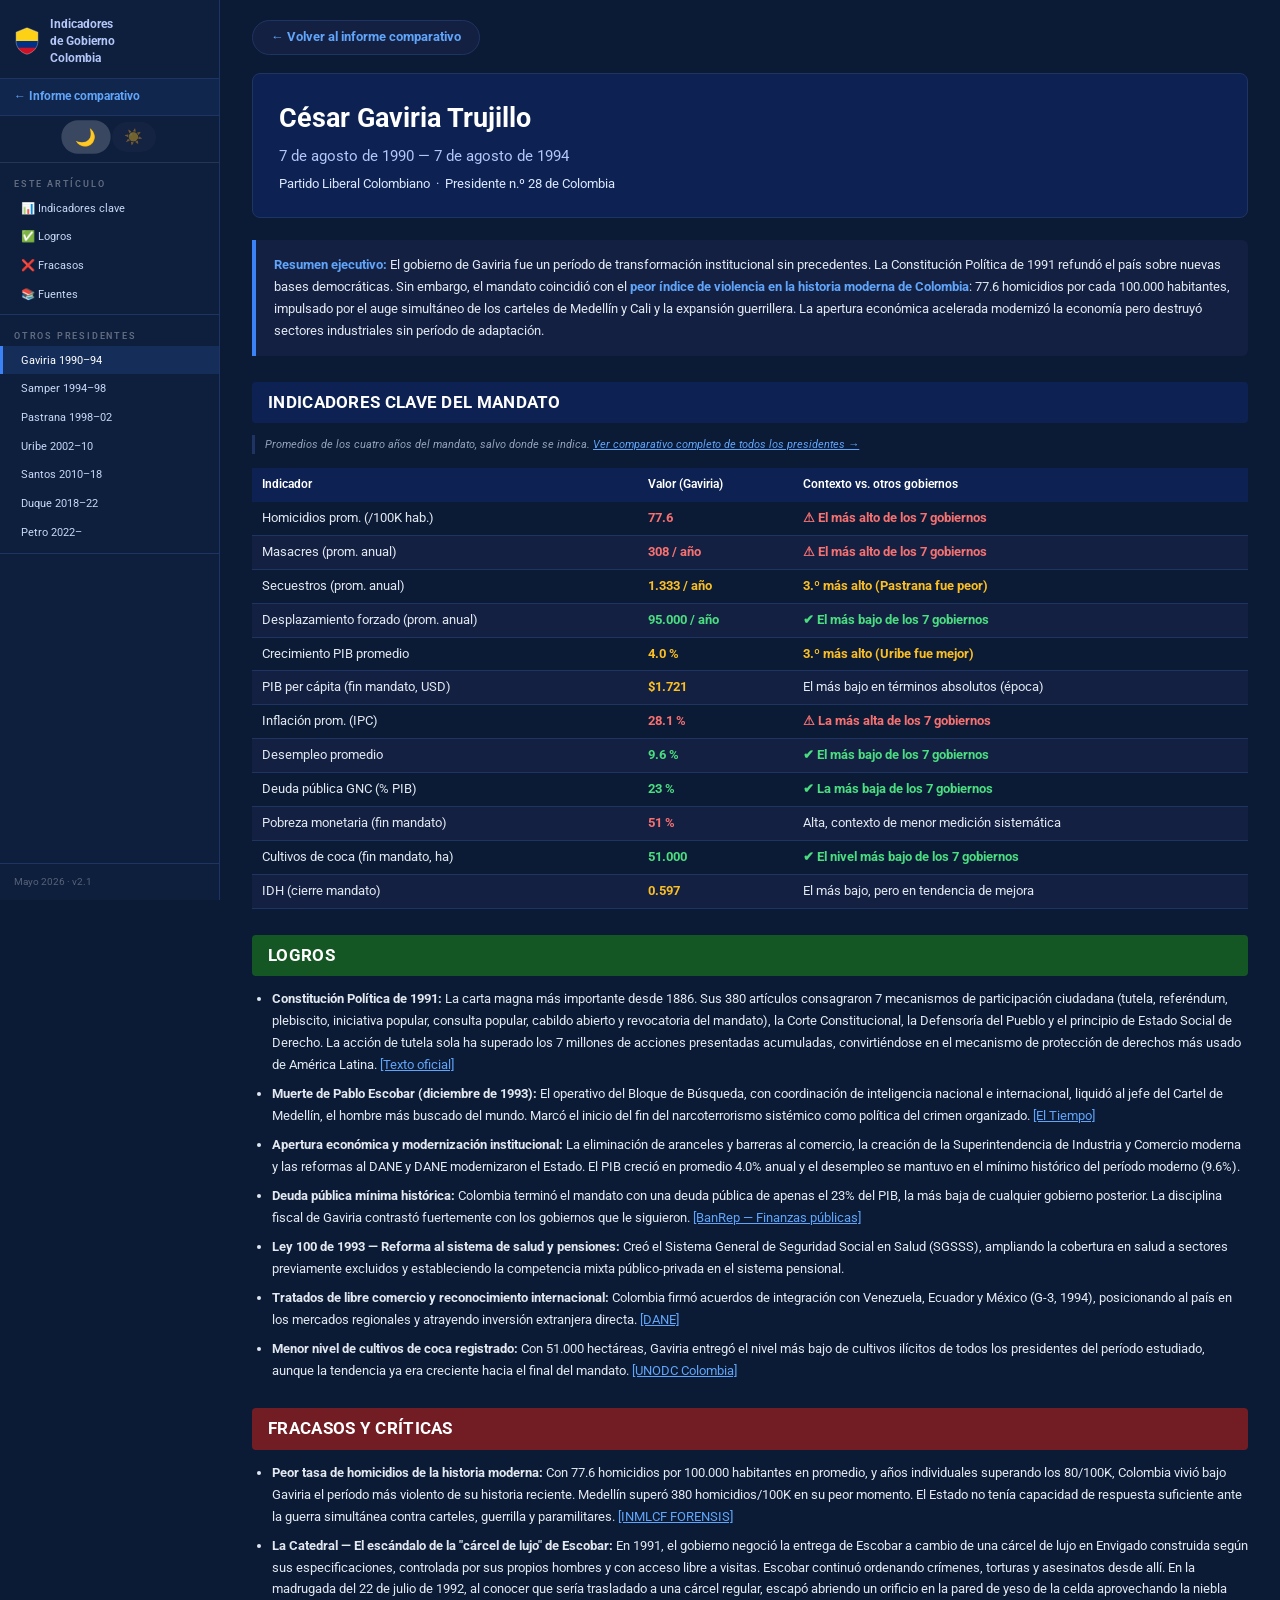
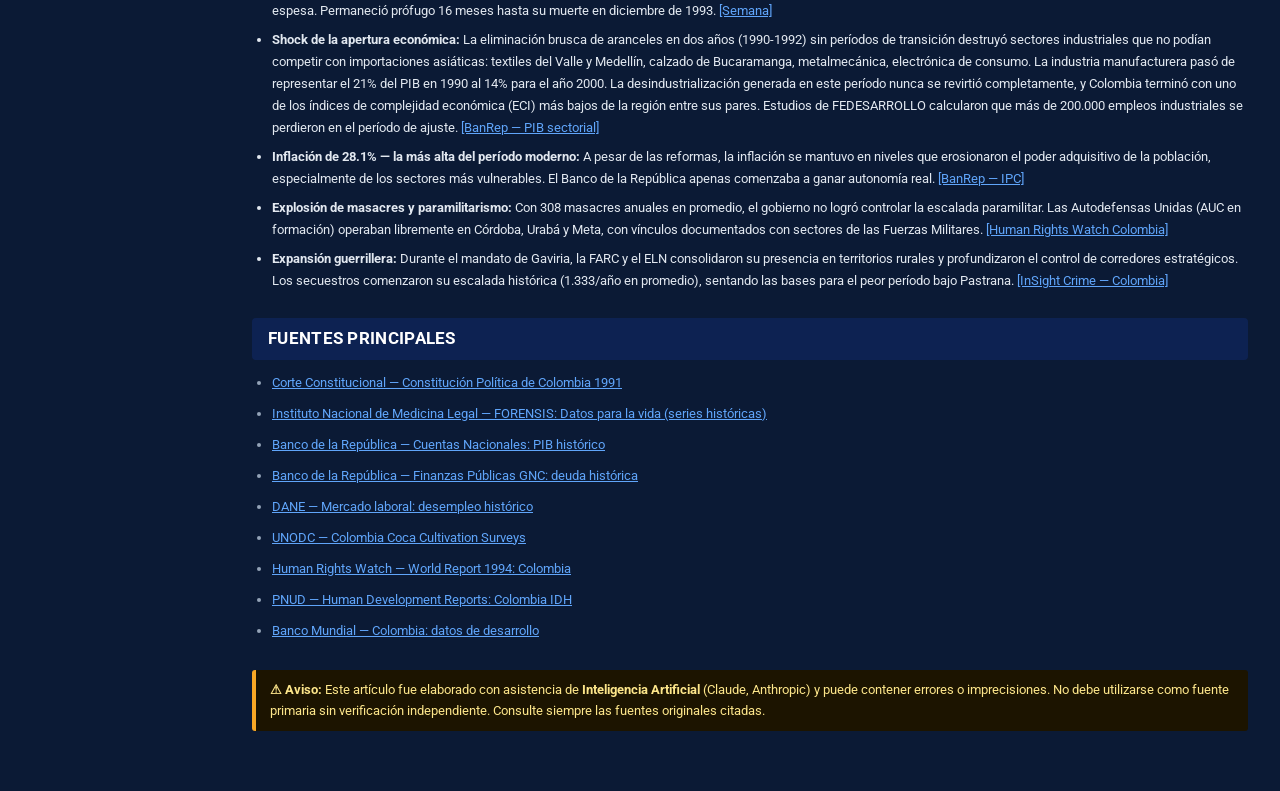
<file: gaviria.html>
﻿<!DOCTYPE html>
<html lang="es">
<head>
<meta charset="UTF-8"/>
<meta name="viewport" content="width=device-width,initial-scale=1.0"/>
<meta name="google-adsense-account" content="ca-pub-6272957192947399">
<link rel="icon" href="favicon.svg" type="image/svg+xml">
<title>César Gaviria 1990–1994 — Logros, Fracasos e Indicadores</title>
<meta name="description" content="¿Cómo le fue a César Gaviria (1990–1994)? Constitución de 1991, apertura económica, muerte de Escobar. Indicadores verificados de seguridad, economía y desarrollo. Conoce su historial antes de votar.">
<meta name="keywords" content="César Gaviria, gobierno Gaviria Colombia, elecciones Colombia 1990, votación Colombia, Constitución 1991, apertura económica Colombia, Pablo Escobar, La Catedral, indicadores Colombia 1990, historia presidentes Colombia">
<meta name="robots" content="index, follow">
<link rel="canonical" href="https://votacioncolombia.com/gaviria.html">
<meta property="og:type" content="article">
<meta property="og:url" content="https://votacioncolombia.com/gaviria.html">
<meta property="og:title" content="César Gaviria 1990–1994 — Logros, Fracasos e Indicadores">
<meta property="og:description" content="Análisis del gobierno de Gaviria: Constitución de 1991, apertura económica y la mayor tasa de homicidios de la historia moderna colombiana (77.6/100K).">
<meta property="og:locale" content="es_CO">
<meta property="og:site_name" content="Colombia Indicadores de Gobierno">
<meta property="og:image" content="https://votacioncolombia.com/og-image.png">
<meta property="og:image:width" content="1200">
<meta property="og:image:height" content="630">
<meta name="twitter:card" content="summary_large_image">
<meta name="twitter:title" content="César Gaviria 1990–1994 — Análisis de Gobierno Colombia">
<meta name="twitter:description" content="Constitución de 1991, apertura económica, muerte de Escobar. Indicadores verificados del mandato Gaviria.">
<script type="application/ld+json">
{"@context":"https://schema.org","@type":"Article","headline":"César Gaviria 1990–1994 — Logros, Fracasos e Indicadores","description":"Análisis del gobierno de César Gaviria Trujillo (1990–1994): Constitución Política de 1991, apertura económica, muerte de Pablo Escobar. Indicadores verificados de seguridad, economía y desarrollo humano.","url":"https://votacioncolombia.com/gaviria.html","inLanguage":"es-CO","dateModified":"2026-06-11","author":{"@type":"Organization","name":"Colombia Indicadores de Gobierno"},"publisher":{"@type":"Organization","name":"Colombia Indicadores de Gobierno"},"mainEntityOfPage":"https://votacioncolombia.com/gaviria.html","about":{"@type":"Person","name":"César Gaviria Trujillo","jobTitle":"Presidente de Colombia","description":"Presidente de Colombia 1990–1994, impulsó la Constitución de 1991 y la apertura económica"},"isPartOf":{"@id":"https://votacioncolombia.com/#website"}}
</script>
<style>
*{box-sizing:border-box;margin:0;padding:0}
body{font-family:Arial,sans-serif;color:var(--text);background:var(--bg);line-height:1.6}
.page{max-width:860px;margin:0 auto;padding:24px 20px;background:var(--surface);min-height:100vh}
a{color:var(--accent2)}a:hover{text-decoration:underline}
.back-btn{display:inline-block;background:var(--surface);color:var(--accent2);border:1px solid var(--border);border-radius:20px;padding:6px 18px;font-size:9.5pt;font-weight:700;text-decoration:none;margin-bottom:22px}
.back-btn:hover{background:var(--bg)}
.hero{background:#0d2252;color:#fff;padding:22px 26px;border-radius:8px;margin-bottom:22px}
.hero h1{font-size:20pt;font-weight:700;margin-bottom:4px}
.hero .years{font-size:11pt;color:#b4c6f7;margin-bottom:6px}
.hero .partido{font-size:9.5pt;color:#dce8ff}
h2{font-size:12.5pt;color:#fff;background:#0d2252;padding:7px 16px;margin:26px 0 12px;border-radius:4px;letter-spacing:.3px}
h2.sec-logros{background:#155724}
h2.sec-fracasos{background:#721c24}
h3{font-size:10.5pt;color:var(--accent2);border-bottom:2px solid var(--border);padding-bottom:4px;margin:18px 0 8px}
.resumen{background:var(--bg);border-left:4px solid var(--accent);padding:14px 18px;margin-bottom:22px;border-radius:0 6px 6px 0;font-size:10pt;color:var(--text)}
.resumen strong{color:var(--accent2)}
.note{font-size:8.5pt;color:var(--muted);font-style:italic;margin:6px 0 14px;padding-left:10px;border-left:3px solid var(--border)}
.note strong{color:var(--text);font-style:normal}
table{width:100%;border-collapse:collapse;font-size:9.5pt;margin:10px 0 18px}
th{background:#0d2252;color:#fff;padding:7px 10px;text-align:left;font-weight:600;font-size:9pt}
td{padding:6px 10px;border-bottom:1px solid var(--border);color:var(--text)}
tr:nth-child(even) td{background:var(--bg)}
.g{color:#4ade80;font-weight:700}.r{color:#f87171;font-weight:700}.y{color:#fbbf24;font-weight:700}
body.light-mode .g{color:#166534}body.light-mode .r{color:#991b1b}body.light-mode .y{color:#92400e}
ul{padding-left:20px;margin:8px 0 14px}
ul li{margin-bottom:7px;font-size:10pt}
.fuentes-list{font-size:9pt}
.fuentes-list li{margin-bottom:9px}
.disclaimer{background:#fff8e1;border-left:4px solid #f9a825;padding:10px 14px;margin:28px 0 0;border-radius:3px;font-size:9.5pt}
</style>
<link rel="preconnect" href="https://fonts.googleapis.com">
<link href="https://fonts.googleapis.com/css2?family=Roboto:wght@300;400;500;700&display=swap" rel="stylesheet">
<link rel="stylesheet" href="pres-dark.css">
<script async src="https://pagead2.googlesyndication.com/pagead/js/adsbygoogle.js?client=ca-pub-6272957192947399" crossorigin="anonymous"></script>
<!-- Google tag (gtag.js) -->
<script async src="https://www.googletagmanager.com/gtag/js?id=G-X8BNSWKBNP"></script>
<script>
  window.dataLayer = window.dataLayer || [];
  function gtag(){dataLayer.push(arguments);}
  gtag('js', new Date());
  gtag('config', 'G-X8BNSWKBNP');
</script>
</head>
<body class="dark-mode">
<div id="sidebar-overlay" onclick="toggleSidebar()"></div>
<button id="ham-btn" type="button" onclick="toggleSidebar()" aria-label="Menú"><span></span><span></span><span></span></button>
<button type="button" id="mob-theme-btn" class="mob-theme-btn" onclick="setTheme(document.body.classList.contains('dark-mode')?'light':'dark')" title="Cambiar tema">🌙</button>
<nav id="sidebar">
  <div class="sb-brand"><svg width="26" height="32" viewBox="0 0 44 52" fill="none"><clipPath id="sbsc"><path d="M22 3.5L3.5 11V26C3.5 37 11 45.5 22 48.5C33 45.5 40.5 37 40.5 26V11L22 3.5Z"/></clipPath><g clip-path="url(#sbsc)"><rect x="3.5" y="3.5" width="37" height="22.5" fill="#fcd116"/><rect x="3.5" y="26" width="37" height="11.25" fill="#003087"/><rect x="3.5" y="37.25" width="37" height="11.25" fill="#ce1126"/></g><path d="M22 3.5L3.5 11V26C3.5 37 11 45.5 22 48.5C33 45.5 40.5 37 40.5 26V11L22 3.5Z" fill="none" stroke="rgba(255,255,255,.4)" stroke-width="1.3"/></svg><div class="sb-title">Indicadores<br>de Gobierno<br>Colombia</div></div>
  <a class="sb-back" href="index.html">← Informe comparativo</a>
  <div class="theme-toggle">
    <button type="button" class="theme-half active" id="btn-dark-mode" onclick="setTheme('dark')" title="Modo oscuro">🌙</button>
    <button type="button" class="theme-half"        id="btn-light-mode" onclick="setTheme('light')" title="Modo claro">☀️</button>
  </div>
  <div class="sb-section"><div class="sb-label">Este artículo</div>
    <a class="sb-link" href="#sec-ind">📊 Indicadores clave</a>
    <a class="sb-link" href="#sec-logros">✅ Logros</a>
    <a class="sb-link" href="#sec-fracasos">❌ Fracasos</a>
    <a class="sb-link" href="#sec-fuentes">📚 Fuentes</a>
  </div>
  <div class="sb-section"><div class="sb-label">Otros presidentes</div>
    <a class="sb-link active" href="gaviria.html">Gaviria 1990–94</a>
    <a class="sb-link" href="samper.html">Samper 1994–98</a>
    <a class="sb-link" href="pastrana.html">Pastrana 1998–02</a>
    <a class="sb-link" href="uribe.html">Uribe 2002–10</a>
    <a class="sb-link" href="santos.html">Santos 2010–18</a>
    <a class="sb-link" href="duque.html">Duque 2018–22</a>
    <a class="sb-link" href="petro.html">Petro 2022–</a>
  </div>
  <div class="sb-footer">Mayo 2026 · v2.1</div>
</nav>
<script>
function toggleSidebar(){document.getElementById('sidebar').classList.toggle('open');document.getElementById('sidebar-overlay').classList.toggle('open')}
(function(){var ids=['sec-ind','sec-logros','sec-fracasos','sec-fuentes'];window.addEventListener('scroll',function(){var y=window.scrollY+80;ids.forEach(function(id){var el=document.getElementById(id);var link=document.querySelector('#sidebar a[href="#'+id+'"]');if(!el||!link)return;link.classList.toggle('active',y>=el.offsetTop&&y<el.offsetTop+el.offsetHeight)})},{passive:true})})();
window.setTheme=function(m){var d=m==='dark';document.body.classList.toggle('dark-mode',d);document.body.classList.toggle('light-mode',!d);var bm=document.getElementById('btn-dark-mode'),bl=document.getElementById('btn-light-mode');if(bm)bm.classList.toggle('active',d);if(bl)bl.classList.toggle('active',!d);var mob=document.getElementById('mob-theme-btn');if(mob)mob.textContent=d?'🌙':'☀️';localStorage.setItem('pres-theme',m)};
(function(){var s=localStorage.getItem('pres-theme')||'dark';if(s!=='dark')window.setTheme('light')})();
</script>
<div class="page">

<a class="back-btn" href="index.html">← Volver al informe comparativo</a>

<div class="hero">
  <h1>César Gaviria Trujillo</h1>
  <div class="years">7 de agosto de 1990 — 7 de agosto de 1994</div>
  <div class="partido">Partido Liberal Colombiano &nbsp;·&nbsp; Presidente n.º 28 de Colombia</div>
</div>

<div class="resumen">
  <strong>Resumen ejecutivo:</strong> El gobierno de Gaviria fue un período de transformación institucional sin precedentes. La Constitución Política de 1991 refundó el país sobre nuevas bases democráticas. Sin embargo, el mandato coincidió con el <strong>peor índice de violencia en la historia moderna de Colombia</strong>: 77.6 homicidios por cada 100.000 habitantes, impulsado por el auge simultáneo de los carteles de Medellín y Cali y la expansión guerrillera. La apertura económica acelerada modernizó la economía pero destruyó sectores industriales sin período de adaptación.
</div>

<h2 id="sec-ind">INDICADORES CLAVE DEL MANDATO</h2>
<p class="note">Promedios de los cuatro años del mandato, salvo donde se indica. <a href="index.html">Ver comparativo completo de todos los presidentes →</a></p>
<table>
  <thead><tr><th>Indicador</th><th>Valor (Gaviria)</th><th>Contexto vs. otros gobiernos</th></tr></thead>
  <tbody>
    <tr><td>Homicidios prom. (/100K hab.)</td><td class="r">77.6</td><td class="r">⚠ El más alto de los 7 gobiernos</td></tr>
    <tr><td>Masacres (prom. anual)</td><td class="r">308 / año</td><td class="r">⚠ El más alto de los 7 gobiernos</td></tr>
    <tr><td>Secuestros (prom. anual)</td><td class="y">1.333 / año</td><td class="y">3.º más alto (Pastrana fue peor)</td></tr>
    <tr><td>Desplazamiento forzado (prom. anual)</td><td class="g">95.000 / año</td><td class="g">✔ El más bajo de los 7 gobiernos</td></tr>
    <tr><td>Crecimiento PIB promedio</td><td class="y">4.0 %</td><td class="y">3.º más alto (Uribe fue mejor)</td></tr>
    <tr><td>PIB per cápita (fin mandato, USD)</td><td class="y">$1.721</td><td>El más bajo en términos absolutos (época)</td></tr>
    <tr><td>Inflación prom. (IPC)</td><td class="r">28.1 %</td><td class="r">⚠ La más alta de los 7 gobiernos</td></tr>
    <tr><td>Desempleo promedio</td><td class="g">9.6 %</td><td class="g">✔ El más bajo de los 7 gobiernos</td></tr>
    <tr><td>Deuda pública GNC (% PIB)</td><td class="g">23 %</td><td class="g">✔ La más baja de los 7 gobiernos</td></tr>
    <tr><td>Pobreza monetaria (fin mandato)</td><td class="r">51 %</td><td>Alta, contexto de menor medición sistemática</td></tr>
    <tr><td>Cultivos de coca (fin mandato, ha)</td><td class="g">51.000</td><td class="g">✔ El nivel más bajo de los 7 gobiernos</td></tr>
    <tr><td>IDH (cierre mandato)</td><td class="y">0.597</td><td>El más bajo, pero en tendencia de mejora</td></tr>
  </tbody>
</table>

<h2 id="sec-logros" class="sec-logros">LOGROS</h2>

<ul>
  <li><strong>Constitución Política de 1991:</strong> La carta magna más importante desde 1886. Sus 380 artículos consagraron 7 mecanismos de participación ciudadana (tutela, referéndum, plebiscito, iniciativa popular, consulta popular, cabildo abierto y revocatoria del mandato), la Corte Constitucional, la Defensoría del Pueblo y el principio de Estado Social de Derecho. La acción de tutela sola ha superado los 7 millones de acciones presentadas acumuladas, convirtiéndose en el mecanismo de protección de derechos más usado de América Latina. <a href="https://www.corteconstitucional.gov.co/inicio/Constitucion%20politica%20de%20Colombia%20-%202015.pdf" target="_blank">[Texto oficial]</a></li>

  <li><strong>Muerte de Pablo Escobar (diciembre de 1993):</strong> El operativo del Bloque de Búsqueda, con coordinación de inteligencia nacional e internacional, liquidó al jefe del Cartel de Medellín, el hombre más buscado del mundo. Marcó el inicio del fin del narcoterrorismo sistémico como política del crimen organizado. <a href="https://www.eltiempo.com/colombia/otras-ciudades/pablo-escobar-se-cumplen-30-anos-de-la-muerte-del-narcotraficante-734891" target="_blank">[El Tiempo]</a></li>

  <li><strong>Apertura económica y modernización institucional:</strong> La eliminación de aranceles y barreras al comercio, la creación de la Superintendencia de Industria y Comercio moderna y las reformas al DANE y DANE modernizaron el Estado. El PIB creció en promedio 4.0% anual y el desempleo se mantuvo en el mínimo histórico del período moderno (9.6%).</li>

  <li><strong>Deuda pública mínima histórica:</strong> Colombia terminó el mandato con una deuda pública de apenas el 23% del PIB, la más baja de cualquier gobierno posterior. La disciplina fiscal de Gaviria contrastó fuertemente con los gobiernos que le siguieron. <a href="https://www.banrep.gov.co/es/estadisticas/finanzas-publicas-gnc" target="_blank">[BanRep — Finanzas públicas]</a></li>

  <li><strong>Ley 100 de 1993 — Reforma al sistema de salud y pensiones:</strong> Creó el Sistema General de Seguridad Social en Salud (SGSSS), ampliando la cobertura en salud a sectores previamente excluidos y estableciendo la competencia mixta público-privada en el sistema pensional.</li>

  <li><strong>Tratados de libre comercio y reconocimiento internacional:</strong> Colombia firmó acuerdos de integración con Venezuela, Ecuador y México (G-3, 1994), posicionando al país en los mercados regionales y atrayendo inversión extranjera directa. <a href="https://www.dane.gov.co" target="_blank">[DANE]</a></li>

  <li><strong>Menor nivel de cultivos de coca registrado:</strong> Con 51.000 hectáreas, Gaviria entregó el nivel más bajo de cultivos ilícitos de todos los presidentes del período estudiado, aunque la tendencia ya era creciente hacia el final del mandato. <a href="https://www.unodc.org/unodc/en/crop-monitoring/?tag=Colombia" target="_blank">[UNODC Colombia]</a></li>
</ul>

<h2 id="sec-fracasos" class="sec-fracasos">FRACASOS Y CRÍTICAS</h2>

<ul>
  <li><strong>Peor tasa de homicidios de la historia moderna:</strong> Con 77.6 homicidios por 100.000 habitantes en promedio, y años individuales superando los 80/100K, Colombia vivió bajo Gaviria el período más violento de su historia reciente. Medellín superó 380 homicidios/100K en su peor momento. El Estado no tenía capacidad de respuesta suficiente ante la guerra simultánea contra carteles, guerrilla y paramilitares. <a href="https://www.medicinalegal.gov.co/cifras-estadisticas/forensis" target="_blank">[INMLCF FORENSIS]</a></li>

  <li><strong>La Catedral — El escándalo de la "cárcel de lujo" de Escobar:</strong> En 1991, el gobierno negoció la entrega de Escobar a cambio de una cárcel de lujo en Envigado construida según sus especificaciones, controlada por sus propios hombres y con acceso libre a visitas. Escobar continuó ordenando crímenes, torturas y asesinatos desde allí. En la madrugada del 22 de julio de 1992, al conocer que sería trasladado a una cárcel regular, escapó abriendo un orificio en la pared de yeso de la celda aprovechando la niebla espesa. Permaneció prófugo 16 meses hasta su muerte en diciembre de 1993. <a href="https://www.semana.com" target="_blank">[Semana]</a></li>

  <li><strong>Shock de la apertura económica:</strong> La eliminación brusca de aranceles en dos años (1990-1992) sin períodos de transición destruyó sectores industriales que no podían competir con importaciones asiáticas: textiles del Valle y Medellín, calzado de Bucaramanga, metalmecánica, electrónica de consumo. La industria manufacturera pasó de representar el 21% del PIB en 1990 al 14% para el año 2000. La desindustrialización generada en este período nunca se revirtió completamente, y Colombia terminó con uno de los índices de complejidad económica (ECI) más bajos de la región entre sus pares. Estudios de FEDESARROLLO calcularon que más de 200.000 empleos industriales se perdieron en el período de ajuste. <a href="https://www.banrep.gov.co/es/estadisticas/producto-interno-bruto-pib" target="_blank">[BanRep — PIB sectorial]</a></li>

  <li><strong>Inflación de 28.1% — la más alta del período moderno:</strong> A pesar de las reformas, la inflación se mantuvo en niveles que erosionaron el poder adquisitivo de la población, especialmente de los sectores más vulnerables. El Banco de la República apenas comenzaba a ganar autonomía real. <a href="https://www.banrep.gov.co/es/estadisticas/indice-precios-consumidor-ipc" target="_blank">[BanRep — IPC]</a></li>

  <li><strong>Explosión de masacres y paramilitarismo:</strong> Con 308 masacres anuales en promedio, el gobierno no logró controlar la escalada paramilitar. Las Autodefensas Unidas (AUC en formación) operaban libremente en Córdoba, Urabá y Meta, con vínculos documentados con sectores de las Fuerzas Militares. <a href="https://www.hrw.org/americas/colombia" target="_blank">[Human Rights Watch Colombia]</a></li>

  <li><strong>Expansión guerrillera:</strong> Durante el mandato de Gaviria, la FARC y el ELN consolidaron su presencia en territorios rurales y profundizaron el control de corredores estratégicos. Los secuestros comenzaron su escalada histórica (1.333/año en promedio), sentando las bases para el peor período bajo Pastrana. <a href="https://insightcrime.org/colombia/" target="_blank">[InSight Crime — Colombia]</a></li>
</ul>

<h2 id="sec-fuentes">FUENTES PRINCIPALES</h2>
<ul class="fuentes-list">
  <li><a href="https://www.corteconstitucional.gov.co/inicio/Constitucion%20politica%20de%20Colombia%20-%202015.pdf" target="_blank">Corte Constitucional — Constitución Política de Colombia 1991</a></li>
  <li><a href="https://www.medicinalegal.gov.co/cifras-estadisticas/forensis" target="_blank">Instituto Nacional de Medicina Legal — FORENSIS: Datos para la vida (series históricas)</a></li>
  <li><a href="https://www.banrep.gov.co/es/estadisticas/producto-interno-bruto-pib" target="_blank">Banco de la República — Cuentas Nacionales: PIB histórico</a></li>
  <li><a href="https://www.banrep.gov.co/es/estadisticas/finanzas-publicas-gnc" target="_blank">Banco de la República — Finanzas Públicas GNC: deuda histórica</a></li>
  <li><a href="https://www.dane.gov.co/index.php/estadisticas-por-tema/mercado-laboral" target="_blank">DANE — Mercado laboral: desempleo histórico</a></li>
  <li><a href="https://www.unodc.org/unodc/en/crop-monitoring/?tag=Colombia" target="_blank">UNODC — Colombia Coca Cultivation Surveys</a></li>
  <li><a href="https://www.hrw.org/world-report/1994/country-chapters/colombia" target="_blank">Human Rights Watch — World Report 1994: Colombia</a></li>
  <li><a href="https://hdr.undp.org/data-center/country-insights" target="_blank">PNUD — Human Development Reports: Colombia IDH</a></li>
  <li><a href="https://data.worldbank.org/country/CO" target="_blank">Banco Mundial — Colombia: datos de desarrollo</a></li>
</ul>

<div class="disclaimer">
  <strong>⚠ Aviso:</strong> Este artículo fue elaborado con asistencia de <strong>Inteligencia Artificial</strong> (Claude, Anthropic) y puede contener errores o imprecisiones. No debe utilizarse como fuente primaria sin verificación independiente. Consulte siempre las fuentes originales citadas.
</div>

</div>
</body>
</html>
</file>
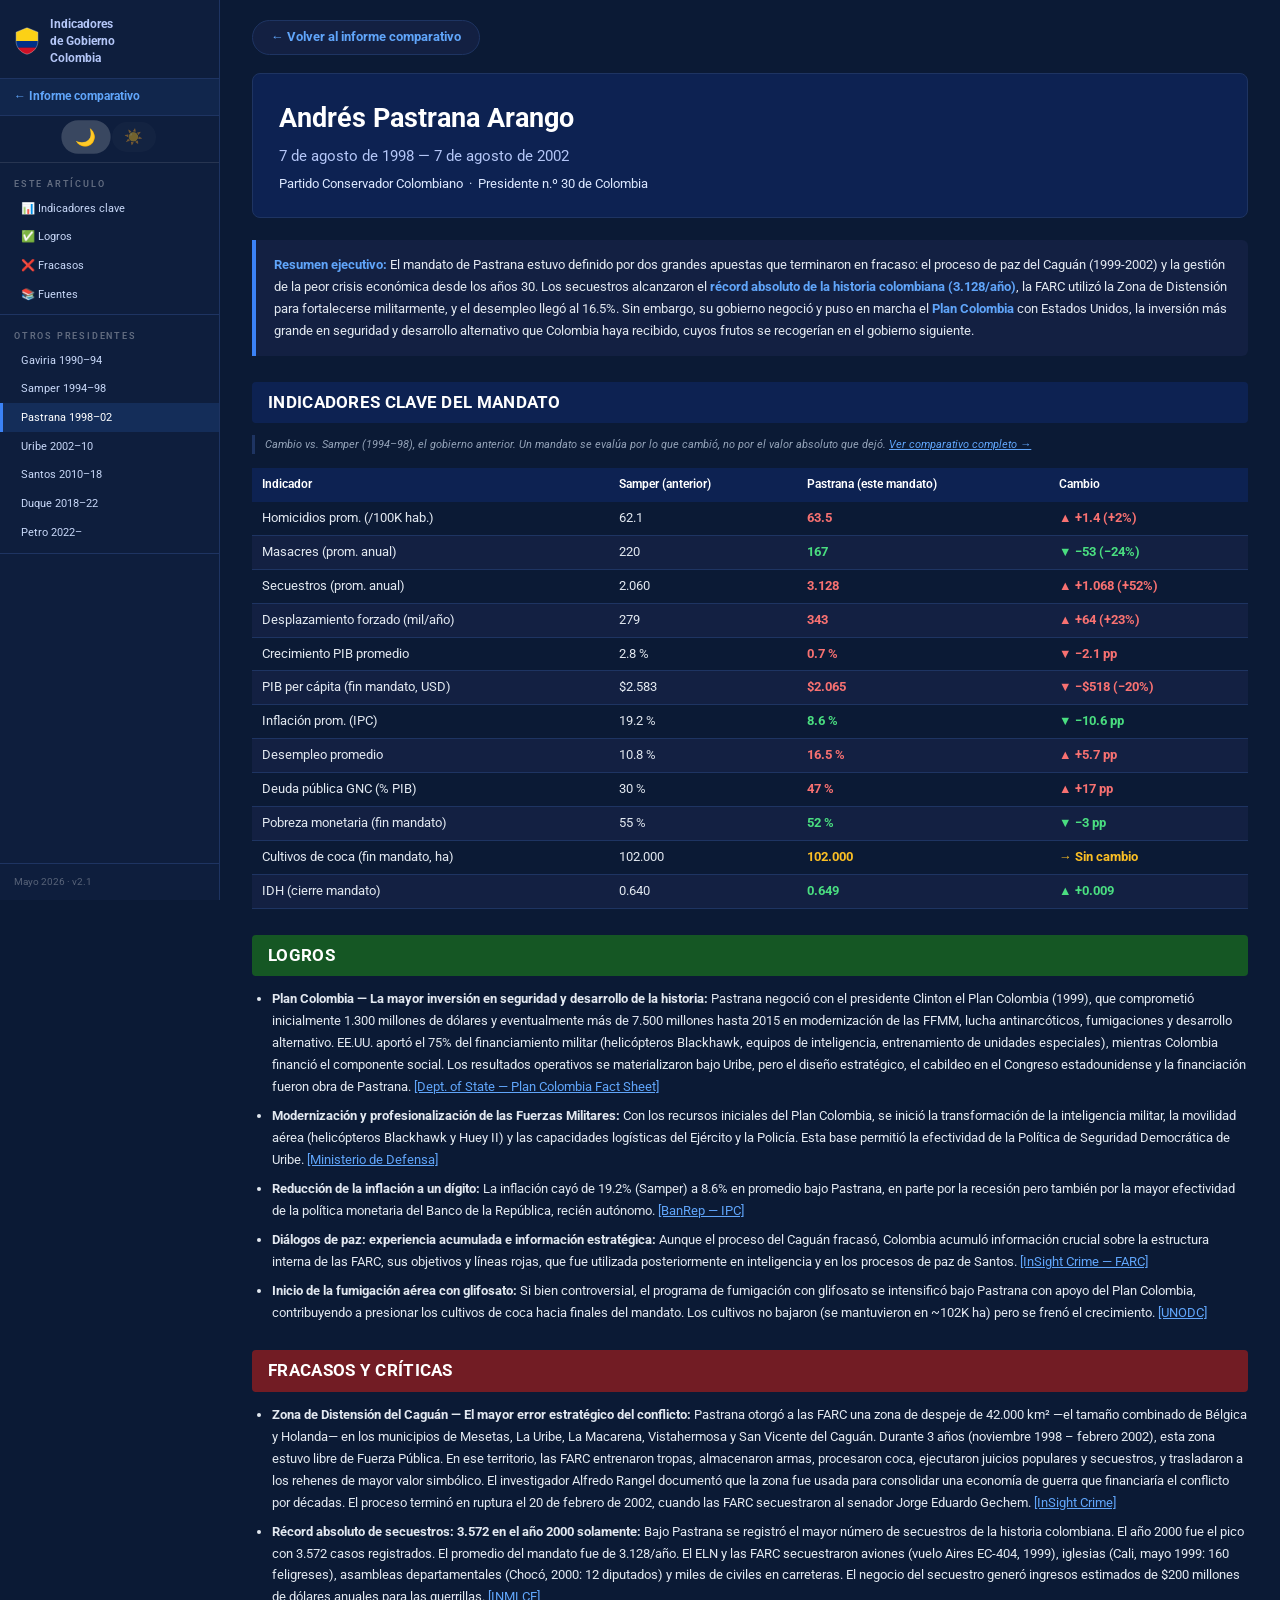
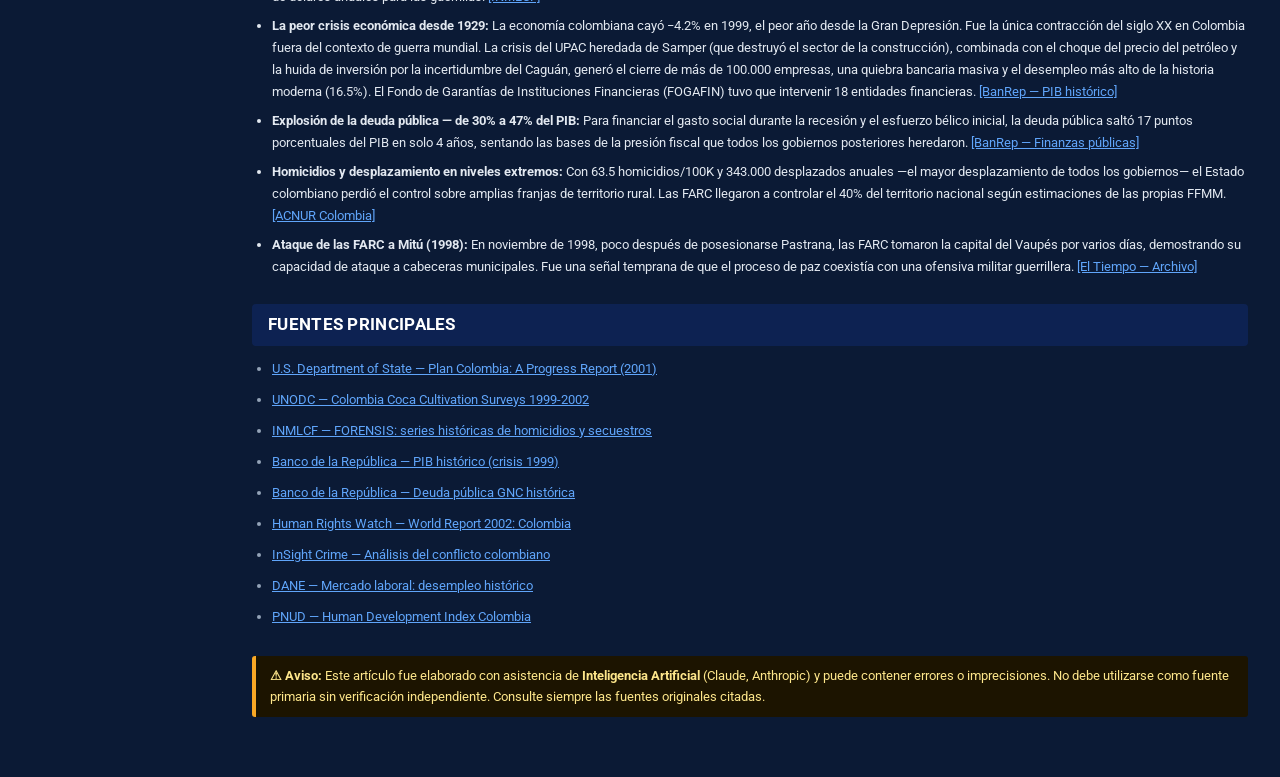
<file: pastrana.html>
﻿<!DOCTYPE html>
<html lang="es">
<head>
<meta charset="UTF-8"/>
<meta name="viewport" content="width=device-width,initial-scale=1.0"/>
<meta name="google-adsense-account" content="ca-pub-6272957192947399">
<link rel="icon" href="favicon.svg" type="image/svg+xml">
<title>Andrés Pastrana 1998–2002 — Logros, Fracasos e Indicadores</title>
<meta name="description" content="¿Cómo le fue a Andrés Pastrana (1998–2002)? Caguán, Plan Colombia, crisis económica −4.2% y récord histórico de secuestros. Indicadores comparados con el gobierno anterior. Conoce la historia antes de votar.">
<meta name="keywords" content="Andrés Pastrana, gobierno Pastrana Colombia, elecciones Colombia 1998, segunda vuelta 1998 Pastrana Serpa, Horacio Serpa, votación Colombia, Zona de Distensión Caguán, Plan Colombia, crisis económica Colombia 1999, FARC negociación, secuestros Colombia récord, historia presidentes Colombia">
<meta name="robots" content="index, follow">
<link rel="canonical" href="https://votacioncolombia.com/pastrana.html">
<meta property="og:type" content="article">
<meta property="og:url" content="https://votacioncolombia.com/pastrana.html">
<meta property="og:title" content="Andrés Pastrana 1998–2002 — Logros, Fracasos e Indicadores">
<meta property="og:description" content="Zona del Caguán, Plan Colombia, crisis económica −4.2% en 1999 y récord histórico de secuestros. Análisis con indicadores verificados del mandato Pastrana.">
<meta property="og:locale" content="es_CO">
<meta property="og:site_name" content="Colombia Indicadores de Gobierno">
<meta property="og:image" content="https://votacioncolombia.com/og-image.png">
<meta property="og:image:width" content="1200">
<meta property="og:image:height" content="630">
<meta name="twitter:card" content="summary_large_image">
<meta name="twitter:title" content="Andrés Pastrana 1998–2002 — Análisis de Gobierno Colombia">
<meta name="twitter:description" content="Caguán, Plan Colombia, crisis 1999, récord de secuestros. Indicadores verificados del mandato Pastrana.">
<script type="application/ld+json">
{"@context":"https://schema.org","@type":"Article","headline":"Andrés Pastrana 1998–2002 — Logros, Fracasos e Indicadores","description":"Análisis del gobierno de Andrés Pastrana Arango (1998–2002): Zona de Distensión del Caguán (42.000 km²), Plan Colombia, crisis económica de 1999 (−4.2% PIB) y récord histórico de secuestros. Indicadores verificados comparados con el gobierno anterior.","url":"https://votacioncolombia.com/pastrana.html","inLanguage":"es-CO","dateModified":"2026-06-11","author":{"@type":"Organization","name":"Colombia Indicadores de Gobierno"},"publisher":{"@type":"Organization","name":"Colombia Indicadores de Gobierno"},"mainEntityOfPage":"https://votacioncolombia.com/pastrana.html","about":{"@type":"Person","name":"Andrés Pastrana Arango","jobTitle":"Presidente de Colombia","description":"Presidente de Colombia 1998–2002, negoció con las FARC en el Caguán y lanzó el Plan Colombia"},"isPartOf":{"@id":"https://votacioncolombia.com/#website"}}
</script>
<style>
*{box-sizing:border-box;margin:0;padding:0}
body{font-family:Arial,sans-serif;color:var(--text);background:var(--bg);line-height:1.6}
.page{max-width:860px;margin:0 auto;padding:24px 20px;background:var(--surface);min-height:100vh}
a{color:var(--accent2)}a:hover{text-decoration:underline}
.back-btn{display:inline-block;background:var(--surface);color:var(--accent2);border:1px solid var(--border);border-radius:20px;padding:6px 18px;font-size:9.5pt;font-weight:700;text-decoration:none;margin-bottom:22px}
.back-btn:hover{background:var(--bg)}
.hero{background:#0d2252;color:#fff;padding:22px 26px;border-radius:8px;margin-bottom:22px}
.hero h1{font-size:20pt;font-weight:700;margin-bottom:4px}
.hero .years{font-size:11pt;color:#b4c6f7;margin-bottom:6px}
.hero .partido{font-size:9.5pt;color:#dce8ff}
h2{font-size:12.5pt;color:#fff;background:#0d2252;padding:7px 16px;margin:26px 0 12px;border-radius:4px;letter-spacing:.3px}
h2.sec-logros{background:#155724}
h2.sec-fracasos{background:#721c24}
h3{font-size:10.5pt;color:var(--accent2);border-bottom:2px solid var(--border);padding-bottom:4px;margin:18px 0 8px}
.resumen{background:var(--bg);border-left:4px solid var(--accent);padding:14px 18px;margin-bottom:22px;border-radius:0 6px 6px 0;font-size:10pt;color:var(--text)}
.resumen strong{color:var(--accent2)}
.note{font-size:8.5pt;color:var(--muted);font-style:italic;margin:6px 0 14px;padding-left:10px;border-left:3px solid var(--border)}
.note strong{color:var(--text);font-style:normal}
table{width:100%;border-collapse:collapse;font-size:9.5pt;margin:10px 0 18px}
th{background:#0d2252;color:#fff;padding:7px 10px;text-align:left;font-weight:600;font-size:9pt}
td{padding:6px 10px;border-bottom:1px solid var(--border);color:var(--text)}
tr:nth-child(even) td{background:var(--bg)}
.g{color:#4ade80;font-weight:700}.r{color:#f87171;font-weight:700}.y{color:#fbbf24;font-weight:700}
body.light-mode .g{color:#166534}body.light-mode .r{color:#991b1b}body.light-mode .y{color:#92400e}
ul{padding-left:20px;margin:8px 0 14px}
ul li{margin-bottom:7px;font-size:10pt}
.fuentes-list{font-size:9pt}
.fuentes-list li{margin-bottom:9px}
.disclaimer{background:#fff8e1;border-left:4px solid #f9a825;padding:10px 14px;margin:28px 0 0;border-radius:3px;font-size:9.5pt}
</style>
<link rel="preconnect" href="https://fonts.googleapis.com">
<link href="https://fonts.googleapis.com/css2?family=Roboto:wght@300;400;500;700&display=swap" rel="stylesheet">
<link rel="stylesheet" href="pres-dark.css">
<script async src="https://pagead2.googlesyndication.com/pagead/js/adsbygoogle.js?client=ca-pub-6272957192947399" crossorigin="anonymous"></script>
<!-- Google tag (gtag.js) -->
<script async src="https://www.googletagmanager.com/gtag/js?id=G-X8BNSWKBNP"></script>
<script>
  window.dataLayer = window.dataLayer || [];
  function gtag(){dataLayer.push(arguments);}
  gtag('js', new Date());
  gtag('config', 'G-X8BNSWKBNP');
</script>
</head>
<body class="dark-mode">
<div id="sidebar-overlay" onclick="toggleSidebar()"></div>
<button id="ham-btn" type="button" onclick="toggleSidebar()" aria-label="Menú"><span></span><span></span><span></span></button>
<button type="button" id="mob-theme-btn" class="mob-theme-btn" onclick="setTheme(document.body.classList.contains('dark-mode')?'light':'dark')" title="Cambiar tema">🌙</button>
<nav id="sidebar">
  <div class="sb-brand"><svg width="26" height="32" viewBox="0 0 44 52" fill="none"><clipPath id="sbsc"><path d="M22 3.5L3.5 11V26C3.5 37 11 45.5 22 48.5C33 45.5 40.5 37 40.5 26V11L22 3.5Z"/></clipPath><g clip-path="url(#sbsc)"><rect x="3.5" y="3.5" width="37" height="22.5" fill="#fcd116"/><rect x="3.5" y="26" width="37" height="11.25" fill="#003087"/><rect x="3.5" y="37.25" width="37" height="11.25" fill="#ce1126"/></g><path d="M22 3.5L3.5 11V26C3.5 37 11 45.5 22 48.5C33 45.5 40.5 37 40.5 26V11L22 3.5Z" fill="none" stroke="rgba(255,255,255,.4)" stroke-width="1.3"/></svg><div class="sb-title">Indicadores<br>de Gobierno<br>Colombia</div></div>
  <a class="sb-back" href="index.html">← Informe comparativo</a>
  <div class="theme-toggle">
    <button type="button" class="theme-half active" id="btn-dark-mode" onclick="setTheme('dark')" title="Modo oscuro">🌙</button>
    <button type="button" class="theme-half"        id="btn-light-mode" onclick="setTheme('light')" title="Modo claro">☀️</button>
  </div>
  <div class="sb-section"><div class="sb-label">Este artículo</div>
    <a class="sb-link" href="#sec-ind">📊 Indicadores clave</a>
    <a class="sb-link" href="#sec-logros">✅ Logros</a>
    <a class="sb-link" href="#sec-fracasos">❌ Fracasos</a>
    <a class="sb-link" href="#sec-fuentes">📚 Fuentes</a>
  </div>
  <div class="sb-section"><div class="sb-label">Otros presidentes</div>
    <a class="sb-link" href="gaviria.html">Gaviria 1990–94</a>
    <a class="sb-link" href="samper.html">Samper 1994–98</a>
    <a class="sb-link active" href="pastrana.html">Pastrana 1998–02</a>
    <a class="sb-link" href="uribe.html">Uribe 2002–10</a>
    <a class="sb-link" href="santos.html">Santos 2010–18</a>
    <a class="sb-link" href="duque.html">Duque 2018–22</a>
    <a class="sb-link" href="petro.html">Petro 2022–</a>
  </div>
  <div class="sb-footer">Mayo 2026 · v2.1</div>
</nav>
<script>
function toggleSidebar(){document.getElementById('sidebar').classList.toggle('open');document.getElementById('sidebar-overlay').classList.toggle('open')}
(function(){var ids=['sec-ind','sec-logros','sec-fracasos','sec-fuentes'];window.addEventListener('scroll',function(){var y=window.scrollY+80;ids.forEach(function(id){var el=document.getElementById(id);var link=document.querySelector('#sidebar a[href="#'+id+'"]');if(!el||!link)return;link.classList.toggle('active',y>=el.offsetTop&&y<el.offsetTop+el.offsetHeight)})},{passive:true})})();
window.setTheme=function(m){var d=m==='dark';document.body.classList.toggle('dark-mode',d);document.body.classList.toggle('light-mode',!d);var bm=document.getElementById('btn-dark-mode'),bl=document.getElementById('btn-light-mode');if(bm)bm.classList.toggle('active',d);if(bl)bl.classList.toggle('active',!d);var mob=document.getElementById('mob-theme-btn');if(mob)mob.textContent=d?'🌙':'☀️';localStorage.setItem('pres-theme',m)};
(function(){var s=localStorage.getItem('pres-theme')||'dark';if(s!=='dark')window.setTheme('light')})();
</script>
<div class="page">

<a class="back-btn" href="index.html">← Volver al informe comparativo</a>

<div class="hero">
  <h1>Andrés Pastrana Arango</h1>
  <div class="years">7 de agosto de 1998 — 7 de agosto de 2002</div>
  <div class="partido">Partido Conservador Colombiano &nbsp;·&nbsp; Presidente n.º 30 de Colombia</div>
</div>

<div class="resumen">
  <strong>Resumen ejecutivo:</strong> El mandato de Pastrana estuvo definido por dos grandes apuestas que terminaron en fracaso: el proceso de paz del Caguán (1999-2002) y la gestión de la peor crisis económica desde los años 30. Los secuestros alcanzaron el <strong>récord absoluto de la historia colombiana (3.128/año)</strong>, la FARC utilizó la Zona de Distensión para fortalecerse militarmente, y el desempleo llegó al 16.5%. Sin embargo, su gobierno negoció y puso en marcha el <strong>Plan Colombia</strong> con Estados Unidos, la inversión más grande en seguridad y desarrollo alternativo que Colombia haya recibido, cuyos frutos se recogerían en el gobierno siguiente.
</div>

<h2 id="sec-ind">INDICADORES CLAVE DEL MANDATO</h2>
<p class="note">Cambio vs. Samper (1994–98), el gobierno anterior. Un mandato se evalúa por lo que cambió, no por el valor absoluto que dejó. <a href="index.html">Ver comparativo completo →</a></p>
<table>
  <thead><tr><th>Indicador</th><th>Samper (anterior)</th><th>Pastrana (este mandato)</th><th>Cambio</th></tr></thead>
  <tbody>
    <tr><td>Homicidios prom. (/100K hab.)</td><td>62.1</td><td class="r">63.5</td><td class="r">▲ +1.4 (+2%)</td></tr>
    <tr><td>Masacres (prom. anual)</td><td>220</td><td class="g">167</td><td class="g">▼ −53 (−24%)</td></tr>
    <tr><td>Secuestros (prom. anual)</td><td>2.060</td><td class="r">3.128</td><td class="r">▲ +1.068 (+52%)</td></tr>
    <tr><td>Desplazamiento forzado (mil/año)</td><td>279</td><td class="r">343</td><td class="r">▲ +64 (+23%)</td></tr>
    <tr><td>Crecimiento PIB promedio</td><td>2.8 %</td><td class="r">0.7 %</td><td class="r">▼ −2.1 pp</td></tr>
    <tr><td>PIB per cápita (fin mandato, USD)</td><td>$2.583</td><td class="r">$2.065</td><td class="r">▼ −$518 (−20%)</td></tr>
    <tr><td>Inflación prom. (IPC)</td><td>19.2 %</td><td class="g">8.6 %</td><td class="g">▼ −10.6 pp</td></tr>
    <tr><td>Desempleo promedio</td><td>10.8 %</td><td class="r">16.5 %</td><td class="r">▲ +5.7 pp</td></tr>
    <tr><td>Deuda pública GNC (% PIB)</td><td>30 %</td><td class="r">47 %</td><td class="r">▲ +17 pp</td></tr>
    <tr><td>Pobreza monetaria (fin mandato)</td><td>55 %</td><td class="g">52 %</td><td class="g">▼ −3 pp</td></tr>
    <tr><td>Cultivos de coca (fin mandato, ha)</td><td>102.000</td><td class="y">102.000</td><td class="y">→ Sin cambio</td></tr>
    <tr><td>IDH (cierre mandato)</td><td>0.640</td><td class="g">0.649</td><td class="g">▲ +0.009</td></tr>
  </tbody>
</table>

<h2 id="sec-logros" class="sec-logros">LOGROS</h2>

<ul>
  <li><strong>Plan Colombia — La mayor inversión en seguridad y desarrollo de la historia:</strong> Pastrana negoció con el presidente Clinton el Plan Colombia (1999), que comprometió inicialmente 1.300 millones de dólares y eventualmente más de 7.500 millones hasta 2015 en modernización de las FFMM, lucha antinarcóticos, fumigaciones y desarrollo alternativo. EE.UU. aportó el 75% del financiamiento militar (helicópteros Blackhawk, equipos de inteligencia, entrenamiento de unidades especiales), mientras Colombia financió el componente social. Los resultados operativos se materializaron bajo Uribe, pero el diseño estratégico, el cabildeo en el Congreso estadounidense y la financiación fueron obra de Pastrana. <a href="https://2001-2009.state.gov/p/wha/rls/fs/2001/1042.htm" target="_blank">[Dept. of State — Plan Colombia Fact Sheet]</a></li>

  <li><strong>Modernización y profesionalización de las Fuerzas Militares:</strong> Con los recursos iniciales del Plan Colombia, se inició la transformación de la inteligencia militar, la movilidad aérea (helicópteros Blackhawk y Huey II) y las capacidades logísticas del Ejército y la Policía. Esta base permitió la efectividad de la Política de Seguridad Democrática de Uribe. <a href="https://www.mindefensa.gov.co" target="_blank">[Ministerio de Defensa]</a></li>

  <li><strong>Reducción de la inflación a un dígito:</strong> La inflación cayó de 19.2% (Samper) a 8.6% en promedio bajo Pastrana, en parte por la recesión pero también por la mayor efectividad de la política monetaria del Banco de la República, recién autónomo. <a href="https://www.banrep.gov.co/es/estadisticas/indice-precios-consumidor-ipc" target="_blank">[BanRep — IPC]</a></li>

  <li><strong>Diálogos de paz: experiencia acumulada e información estratégica:</strong> Aunque el proceso del Caguán fracasó, Colombia acumuló información crucial sobre la estructura interna de las FARC, sus objetivos y líneas rojas, que fue utilizada posteriormente en inteligencia y en los procesos de paz de Santos. <a href="https://insightcrime.org/colombia/" target="_blank">[InSight Crime — FARC]</a></li>

  <li><strong>Inicio de la fumigación aérea con glifosato:</strong> Si bien controversial, el programa de fumigación con glifosato se intensificó bajo Pastrana con apoyo del Plan Colombia, contribuyendo a presionar los cultivos de coca hacia finales del mandato. Los cultivos no bajaron (se mantuvieron en ~102K ha) pero se frenó el crecimiento. <a href="https://www.unodc.org/unodc/en/crop-monitoring/?tag=Colombia" target="_blank">[UNODC]</a></li>
</ul>

<h2 id="sec-fracasos" class="sec-fracasos">FRACASOS Y CRÍTICAS</h2>

<ul>
  <li><strong>Zona de Distensión del Caguán — El mayor error estratégico del conflicto:</strong> Pastrana otorgó a las FARC una zona de despeje de 42.000 km² —el tamaño combinado de Bélgica y Holanda— en los municipios de Mesetas, La Uribe, La Macarena, Vistahermosa y San Vicente del Caguán. Durante 3 años (noviembre 1998 – febrero 2002), esta zona estuvo libre de Fuerza Pública. En ese territorio, las FARC entrenaron tropas, almacenaron armas, procesaron coca, ejecutaron juicios populares y secuestros, y trasladaron a los rehenes de mayor valor simbólico. El investigador Alfredo Rangel documentó que la zona fue usada para consolidar una economía de guerra que financiaría el conflicto por décadas. El proceso terminó en ruptura el 20 de febrero de 2002, cuando las FARC secuestraron al senador Jorge Eduardo Gechem. <a href="https://insightcrime.org/colombia/" target="_blank">[InSight Crime]</a></li>

  <li><strong>Récord absoluto de secuestros: 3.572 en el año 2000 solamente:</strong> Bajo Pastrana se registró el mayor número de secuestros de la historia colombiana. El año 2000 fue el pico con 3.572 casos registrados. El promedio del mandato fue de 3.128/año. El ELN y las FARC secuestraron aviones (vuelo Aires EC-404, 1999), iglesias (Cali, mayo 1999: 160 feligreses), asambleas departamentales (Chocó, 2000: 12 diputados) y miles de civiles en carreteras. El negocio del secuestro generó ingresos estimados de $200 millones de dólares anuales para las guerrillas. <a href="https://www.medicinalegal.gov.co/cifras-estadisticas/forensis" target="_blank">[INMLCF]</a></li>

  <li><strong>La peor crisis económica desde 1929:</strong> La economía colombiana cayó −4.2% en 1999, el peor año desde la Gran Depresión. Fue la única contracción del siglo XX en Colombia fuera del contexto de guerra mundial. La crisis del UPAC heredada de Samper (que destruyó el sector de la construcción), combinada con el choque del precio del petróleo y la huida de inversión por la incertidumbre del Caguán, generó el cierre de más de 100.000 empresas, una quiebra bancaria masiva y el desempleo más alto de la historia moderna (16.5%). El Fondo de Garantías de Instituciones Financieras (FOGAFIN) tuvo que intervenir 18 entidades financieras. <a href="https://www.banrep.gov.co/es/estadisticas/producto-interno-bruto-pib" target="_blank">[BanRep — PIB histórico]</a></li>

  <li><strong>Explosión de la deuda pública — de 30% a 47% del PIB:</strong> Para financiar el gasto social durante la recesión y el esfuerzo bélico inicial, la deuda pública saltó 17 puntos porcentuales del PIB en solo 4 años, sentando las bases de la presión fiscal que todos los gobiernos posteriores heredaron. <a href="https://www.banrep.gov.co/es/estadisticas/finanzas-publicas-gnc" target="_blank">[BanRep — Finanzas públicas]</a></li>

  <li><strong>Homicidios y desplazamiento en niveles extremos:</strong> Con 63.5 homicidios/100K y 343.000 desplazados anuales —el mayor desplazamiento de todos los gobiernos— el Estado colombiano perdió el control sobre amplias franjas de territorio rural. Las FARC llegaron a controlar el 40% del territorio nacional según estimaciones de las propias FFMM. <a href="https://www.unhcr.org/colombia" target="_blank">[ACNUR Colombia]</a></li>

  <li><strong>Ataque de las FARC a Mitú (1998):</strong> En noviembre de 1998, poco después de posesionarse Pastrana, las FARC tomaron la capital del Vaupés por varios días, demostrando su capacidad de ataque a cabeceras municipales. Fue una señal temprana de que el proceso de paz coexistía con una ofensiva militar guerrillera. <a href="https://www.eltiempo.com" target="_blank">[El Tiempo — Archivo]</a></li>
</ul>

<h2 id="sec-fuentes">FUENTES PRINCIPALES</h2>
<ul class="fuentes-list">
  <li><a href="https://2001-2009.state.gov/p/wha/rls/fs/2001/1042.htm" target="_blank">U.S. Department of State — Plan Colombia: A Progress Report (2001)</a></li>
  <li><a href="https://www.unodc.org/unodc/en/crop-monitoring/?tag=Colombia" target="_blank">UNODC — Colombia Coca Cultivation Surveys 1999-2002</a></li>
  <li><a href="https://www.medicinalegal.gov.co/cifras-estadisticas/forensis" target="_blank">INMLCF — FORENSIS: series históricas de homicidios y secuestros</a></li>
  <li><a href="https://www.banrep.gov.co/es/estadisticas/producto-interno-bruto-pib" target="_blank">Banco de la República — PIB histórico (crisis 1999)</a></li>
  <li><a href="https://www.banrep.gov.co/es/estadisticas/finanzas-publicas-gnc" target="_blank">Banco de la República — Deuda pública GNC histórica</a></li>
  <li><a href="https://www.hrw.org/world-report/2002/country-chapters/colombia" target="_blank">Human Rights Watch — World Report 2002: Colombia</a></li>
  <li><a href="https://insightcrime.org/colombia/" target="_blank">InSight Crime — Análisis del conflicto colombiano</a></li>
  <li><a href="https://www.dane.gov.co/index.php/estadisticas-por-tema/mercado-laboral" target="_blank">DANE — Mercado laboral: desempleo histórico</a></li>
  <li><a href="https://hdr.undp.org/data-center/country-insights" target="_blank">PNUD — Human Development Index Colombia</a></li>
</ul>

<div class="disclaimer">
  <strong>⚠ Aviso:</strong> Este artículo fue elaborado con asistencia de <strong>Inteligencia Artificial</strong> (Claude, Anthropic) y puede contener errores o imprecisiones. No debe utilizarse como fuente primaria sin verificación independiente. Consulte siempre las fuentes originales citadas.
</div>

</div>
</body>
</html>
</file>
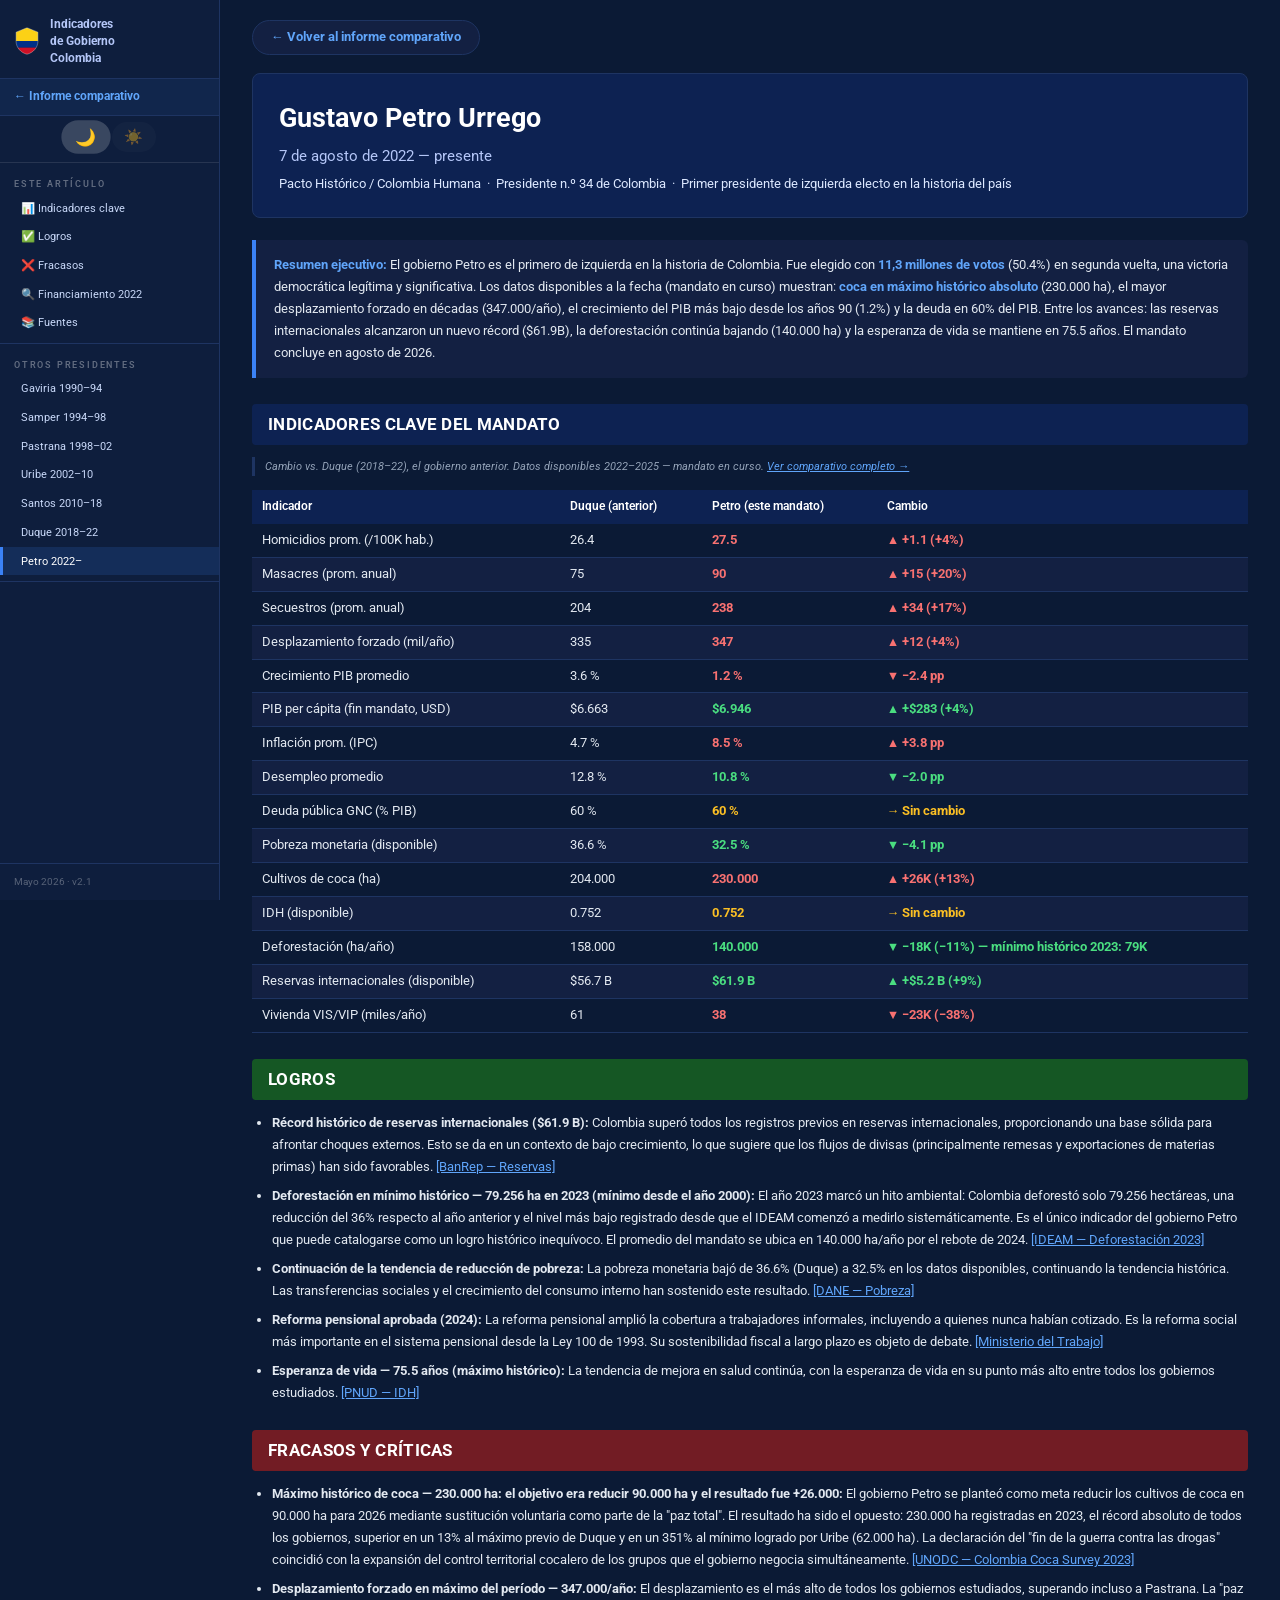
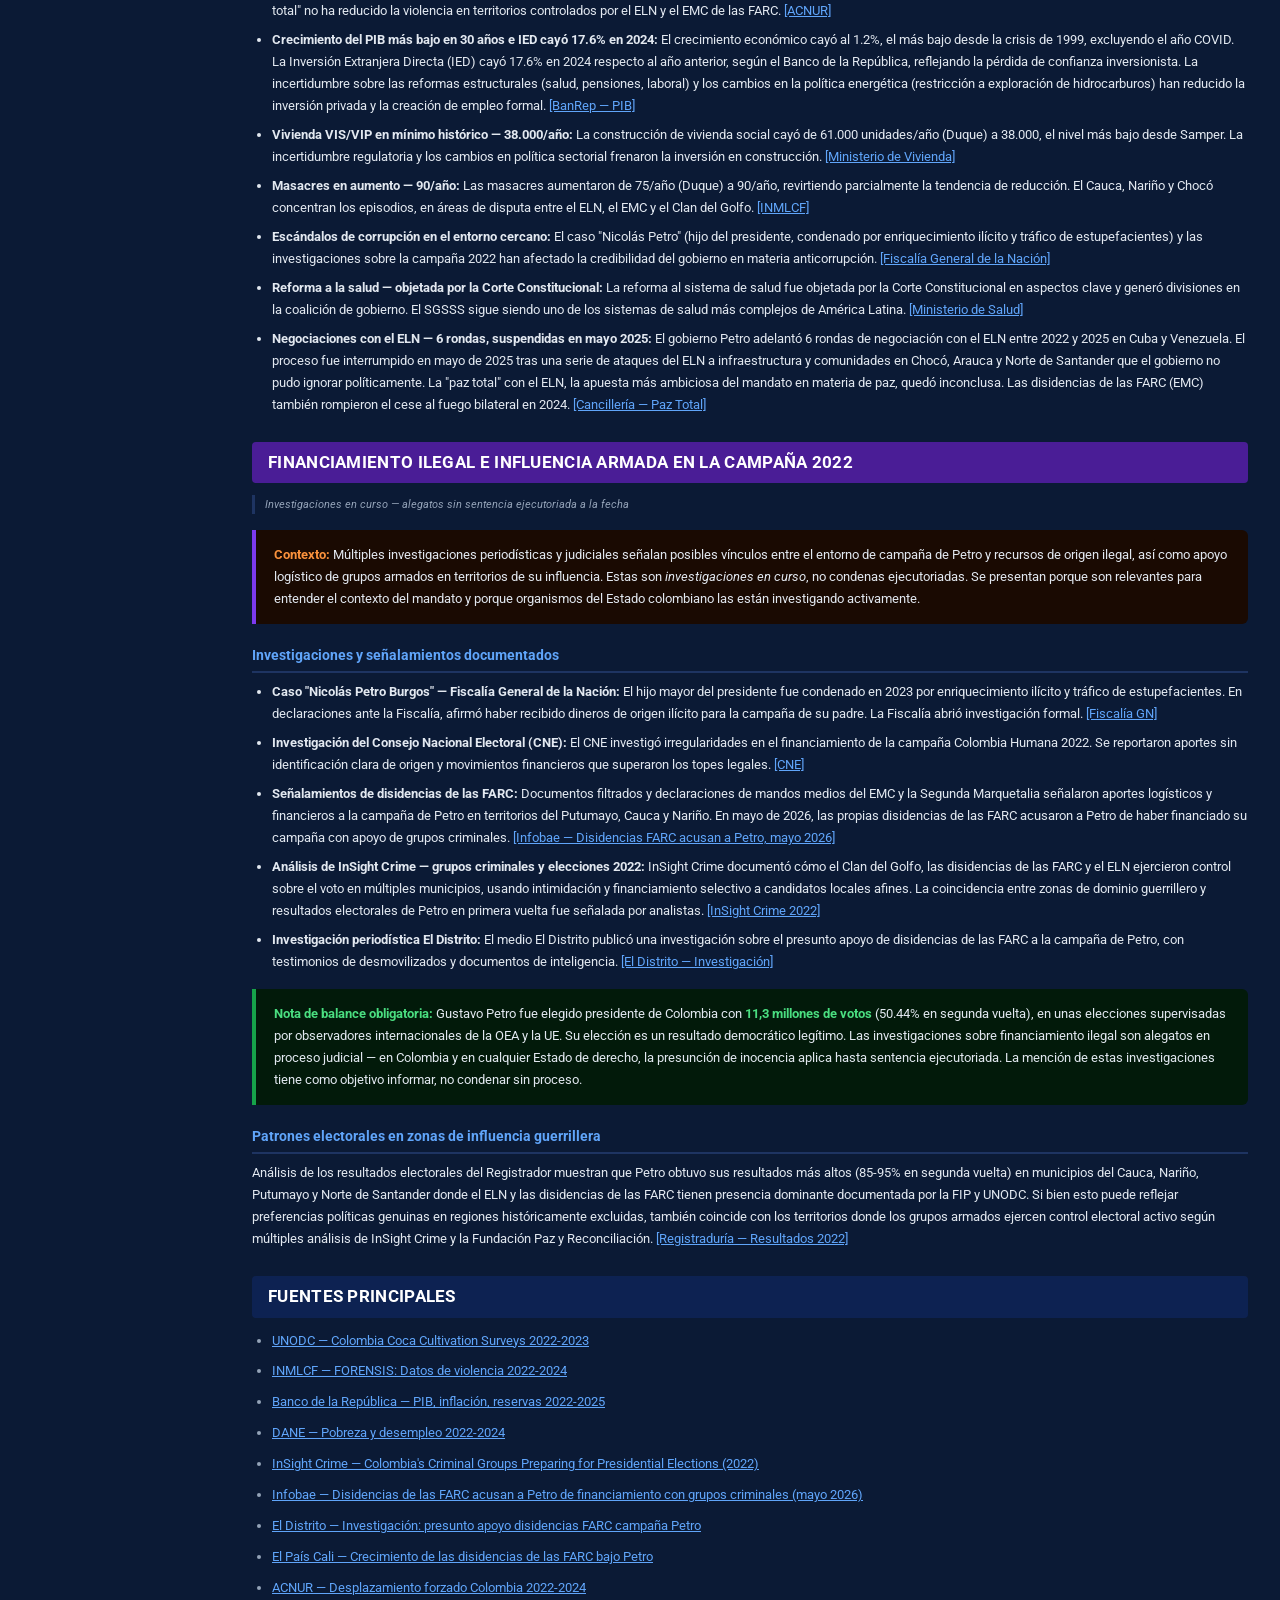
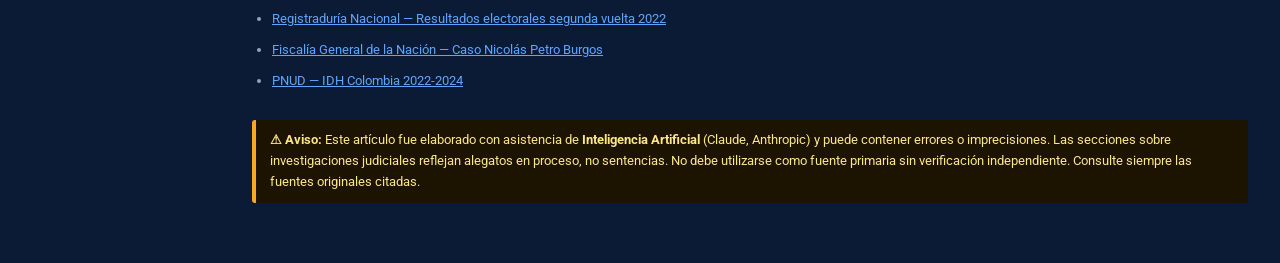
<file: petro.html>
﻿<!DOCTYPE html>
<html lang="es">
<head>
<meta charset="UTF-8"/>
<meta name="viewport" content="width=device-width,initial-scale=1.0"/>
<meta name="google-adsense-account" content="ca-pub-6272957192947399">
<link rel="icon" href="favicon.svg" type="image/svg+xml">
<title>Gustavo Petro 2022–2026 — Logros, Fracasos e Indicadores</title>
<meta name="description" content="¿Cómo le está yendo a Gustavo Petro (2022–2026)? Primer presidente de izquierda de Colombia: coca en récord histórico (230K ha), PIB solo 1.2%, negociaciones ELN suspendidas. Indicadores verificados para votar informado.">
<meta name="keywords" content="Gustavo Petro, gobierno Petro Colombia, elecciones Colombia 2022, segunda vuelta 2022 Petro Rodolfo, Rodolfo Hernández, votación Colombia, primer presidente izquierda Colombia, Pacto Histórico Colombia, Colombia Humana, coca Colombia récord, ELN negociación Colombia, reforma salud Colombia, reforma pensiones Colombia, historia presidentes Colombia, candidatos Colombia 2026, Abelardo De La Espriella, El Tigre De La Espriella, Firme por la Patria">
<meta name="robots" content="index, follow">
<link rel="canonical" href="https://votacioncolombia.com/petro.html">
<meta property="og:type" content="article">
<meta property="og:url" content="https://votacioncolombia.com/petro.html">
<meta property="og:title" content="Gustavo Petro 2022–2026 — Logros, Fracasos e Indicadores">
<meta property="og:description" content="Primer presidente de izquierda de Colombia. Coca en máximo histórico (230K ha), PIB creció solo 1.2%, negociaciones ELN suspendidas. Indicadores verificados del mandato Petro.">
<meta property="og:locale" content="es_CO">
<meta property="og:site_name" content="Colombia Indicadores de Gobierno">
<meta property="og:image" content="https://votacioncolombia.com/og-image.png">
<meta property="og:image:width" content="1200">
<meta property="og:image:height" content="630">
<meta name="twitter:card" content="summary_large_image">
<meta name="twitter:title" content="Gustavo Petro 2022–2026 — Análisis de Gobierno Colombia">
<meta name="twitter:description" content="Primer presidente de izquierda, coca en récord histórico 230K ha, PIB 1.2%. Indicadores verificados del mandato Petro.">
<script type="application/ld+json">
{"@context":"https://schema.org","@type":"Article","headline":"Gustavo Petro 2022–2026 — Logros, Fracasos e Indicadores","description":"Análisis del gobierno de Gustavo Petro Urrego (2022–2026): primer presidente de izquierda de Colombia, coca en máximo histórico de 230.000 hectáreas, menor crecimiento económico en décadas, negociaciones con el ELN suspendidas en mayo 2025, debate sobre reformas estructurales. Indicadores verificados comparados con el gobierno anterior.","url":"https://votacioncolombia.com/petro.html","inLanguage":"es-CO","dateModified":"2026-06-11","author":{"@type":"Organization","name":"Colombia Indicadores de Gobierno"},"publisher":{"@type":"Organization","name":"Colombia Indicadores de Gobierno"},"mainEntityOfPage":"https://votacioncolombia.com/petro.html","about":{"@type":"Person","name":"Gustavo Petro Urrego","jobTitle":"Presidente de Colombia","description":"Presidente de Colombia 2022–2026, primer presidente de izquierda en la historia colombiana. Ex alcalde de Bogotá y ex militante del M-19."},"isPartOf":{"@id":"https://votacioncolombia.com/#website"}}
</script>
<style>
*{box-sizing:border-box;margin:0;padding:0}
body{font-family:Arial,sans-serif;color:var(--text);background:var(--bg);line-height:1.6}
.page{max-width:860px;margin:0 auto;padding:24px 20px;background:var(--surface);min-height:100vh}
a{color:var(--accent2)}a:hover{text-decoration:underline}
.back-btn{display:inline-block;background:var(--surface);color:var(--accent2);border:1px solid var(--border);border-radius:20px;padding:6px 18px;font-size:9.5pt;font-weight:700;text-decoration:none;margin-bottom:22px}
.back-btn:hover{background:var(--bg)}
.hero{background:#0d2252;color:#fff;padding:22px 26px;border-radius:8px;margin-bottom:22px}
.hero h1{font-size:20pt;font-weight:700;margin-bottom:4px}
.hero .years{font-size:11pt;color:#b4c6f7;margin-bottom:6px}
.hero .partido{font-size:9.5pt;color:#dce8ff}
h2{font-size:12.5pt;color:#fff;background:#0d2252;padding:7px 16px;margin:26px 0 12px;border-radius:4px;letter-spacing:.3px}
h2.sec-logros{background:#155724}
h2.sec-fracasos{background:#721c24}
h2.sec-especial{background:#7c2d12}
h3{font-size:10.5pt;color:var(--accent2);border-bottom:2px solid var(--border);padding-bottom:4px;margin:18px 0 8px}
.resumen{background:var(--bg);border-left:4px solid var(--accent);padding:14px 18px;margin-bottom:22px;border-radius:0 6px 6px 0;font-size:10pt;color:var(--text)}
.resumen strong{color:var(--accent2)}
.note{font-size:8.5pt;color:var(--muted);font-style:italic;margin:6px 0 14px;padding-left:10px;border-left:3px solid var(--border)}
table{width:100%;border-collapse:collapse;font-size:9.5pt;margin:10px 0 18px}
th{background:#0d2252;color:#fff;padding:7px 10px;text-align:left;font-weight:600;font-size:9pt}
td{padding:6px 10px;border-bottom:1px solid var(--border);color:var(--text)}
tr:nth-child(even) td{background:var(--bg)}
.g{color:#4ade80;font-weight:700}.r{color:#f87171;font-weight:700}.y{color:#fbbf24;font-weight:700}
body.light-mode .g{color:#166534}body.light-mode .r{color:#991b1b}body.light-mode .y{color:#92400e}
ul{padding-left:20px;margin:8px 0 14px}
ul li{margin-bottom:7px;font-size:10pt}
.fuentes-list{font-size:9pt}
.fuentes-list li{margin-bottom:9px}
.spec-box{background:#fff7ed;border-left:4px solid #c2410c;padding:14px 18px;margin:16px 0 20px;border-radius:0 6px 6px 0;font-size:10pt;color:#333}
.spec-box strong{color:#7c2d12}
.balance-box{background:#f0fdf4;border-left:4px solid #16a34a;padding:14px 18px;margin:16px 0 20px;border-radius:0 6px 6px 0;font-size:10pt;color:#333}
.balance-box strong{color:#15803d}
body.dark-mode .spec-box{background:#1a0a02;color:var(--text)}
body.dark-mode .spec-box strong{color:#fb923c}
body.dark-mode .balance-box{background:#021a0a;color:var(--text)}
body.dark-mode .balance-box strong{color:#4ade80}
.disclaimer{background:#fff8e1;border-left:4px solid #f9a825;padding:10px 14px;margin:28px 0 0;border-radius:3px;font-size:9.5pt}
</style>
<link rel="preconnect" href="https://fonts.googleapis.com">
<link href="https://fonts.googleapis.com/css2?family=Roboto:wght@300;400;500;700&display=swap" rel="stylesheet">
<link rel="stylesheet" href="pres-dark.css">
<script async src="https://pagead2.googlesyndication.com/pagead/js/adsbygoogle.js?client=ca-pub-6272957192947399" crossorigin="anonymous"></script>
<!-- Google tag (gtag.js) -->
<script async src="https://www.googletagmanager.com/gtag/js?id=G-X8BNSWKBNP"></script>
<script>
  window.dataLayer = window.dataLayer || [];
  function gtag(){dataLayer.push(arguments);}
  gtag('js', new Date());
  gtag('config', 'G-X8BNSWKBNP');
</script>
</head>
<body class="dark-mode">
<div id="sidebar-overlay" onclick="toggleSidebar()"></div>
<button id="ham-btn" type="button" onclick="toggleSidebar()" aria-label="Menú"><span></span><span></span><span></span></button>
<button type="button" id="mob-theme-btn" class="mob-theme-btn" onclick="setTheme(document.body.classList.contains('dark-mode')?'light':'dark')" title="Cambiar tema">🌙</button>
<nav id="sidebar">
  <div class="sb-brand"><svg width="26" height="32" viewBox="0 0 44 52" fill="none"><clipPath id="sbsc"><path d="M22 3.5L3.5 11V26C3.5 37 11 45.5 22 48.5C33 45.5 40.5 37 40.5 26V11L22 3.5Z"/></clipPath><g clip-path="url(#sbsc)"><rect x="3.5" y="3.5" width="37" height="22.5" fill="#fcd116"/><rect x="3.5" y="26" width="37" height="11.25" fill="#003087"/><rect x="3.5" y="37.25" width="37" height="11.25" fill="#ce1126"/></g><path d="M22 3.5L3.5 11V26C3.5 37 11 45.5 22 48.5C33 45.5 40.5 37 40.5 26V11L22 3.5Z" fill="none" stroke="rgba(255,255,255,.4)" stroke-width="1.3"/></svg><div class="sb-title">Indicadores<br>de Gobierno<br>Colombia</div></div>
  <a class="sb-back" href="index.html">← Informe comparativo</a>
  <div class="theme-toggle">
    <button type="button" class="theme-half active" id="btn-dark-mode" onclick="setTheme('dark')" title="Modo oscuro">🌙</button>
    <button type="button" class="theme-half"        id="btn-light-mode" onclick="setTheme('light')" title="Modo claro">☀️</button>
  </div>
  <div class="sb-section"><div class="sb-label">Este artículo</div>
    <a class="sb-link" href="#sec-ind">📊 Indicadores clave</a>
    <a class="sb-link" href="#sec-logros">✅ Logros</a>
    <a class="sb-link" href="#sec-fracasos">❌ Fracasos</a>
    <a class="sb-link" href="#sec-especial">🔍 Financiamiento 2022</a>
    <a class="sb-link" href="#sec-fuentes">📚 Fuentes</a>
  </div>
  <div class="sb-section"><div class="sb-label">Otros presidentes</div>
    <a class="sb-link" href="gaviria.html">Gaviria 1990–94</a>
    <a class="sb-link" href="samper.html">Samper 1994–98</a>
    <a class="sb-link" href="pastrana.html">Pastrana 1998–02</a>
    <a class="sb-link" href="uribe.html">Uribe 2002–10</a>
    <a class="sb-link" href="santos.html">Santos 2010–18</a>
    <a class="sb-link" href="duque.html">Duque 2018–22</a>
    <a class="sb-link active" href="petro.html">Petro 2022–</a>
  </div>
  <div class="sb-footer">Mayo 2026 · v2.1</div>
</nav>
<script>
function toggleSidebar(){document.getElementById('sidebar').classList.toggle('open');document.getElementById('sidebar-overlay').classList.toggle('open')}
(function(){var ids=['sec-ind','sec-logros','sec-fracasos','sec-especial','sec-fuentes'];window.addEventListener('scroll',function(){var y=window.scrollY+80;ids.forEach(function(id){var el=document.getElementById(id);var link=document.querySelector('#sidebar a[href="#'+id+'"]');if(!el||!link)return;link.classList.toggle('active',y>=el.offsetTop&&y<el.offsetTop+el.offsetHeight)})},{passive:true})})();
window.setTheme=function(m){var d=m==='dark';document.body.classList.toggle('dark-mode',d);document.body.classList.toggle('light-mode',!d);var bm=document.getElementById('btn-dark-mode'),bl=document.getElementById('btn-light-mode');if(bm)bm.classList.toggle('active',d);if(bl)bl.classList.toggle('active',!d);var mob=document.getElementById('mob-theme-btn');if(mob)mob.textContent=d?'🌙':'☀️';localStorage.setItem('pres-theme',m)};
(function(){var s=localStorage.getItem('pres-theme')||'dark';if(s!=='dark')window.setTheme('light')})();
</script>
<div class="page">

<a class="back-btn" href="index.html">← Volver al informe comparativo</a>

<div class="hero">
  <h1>Gustavo Petro Urrego</h1>
  <div class="years">7 de agosto de 2022 — presente</div>
  <div class="partido">Pacto Histórico / Colombia Humana &nbsp;·&nbsp; Presidente n.º 34 de Colombia &nbsp;·&nbsp; Primer presidente de izquierda electo en la historia del país</div>
</div>

<div class="resumen">
  <strong>Resumen ejecutivo:</strong> El gobierno Petro es el primero de izquierda en la historia de Colombia. Fue elegido con <strong>11,3 millones de votos</strong> (50.4%) en segunda vuelta, una victoria democrática legítima y significativa. Los datos disponibles a la fecha (mandato en curso) muestran: <strong>coca en máximo histórico absoluto</strong> (230.000 ha), el mayor desplazamiento forzado en décadas (347.000/año), el crecimiento del PIB más bajo desde los años 90 (1.2%) y la deuda en 60% del PIB. Entre los avances: las reservas internacionales alcanzaron un nuevo récord ($61.9B), la deforestación continúa bajando (140.000 ha) y la esperanza de vida se mantiene en 75.5 años. El mandato concluye en agosto de 2026.
</div>

<h2 id="sec-ind">INDICADORES CLAVE DEL MANDATO</h2>
<p class="note">Cambio vs. Duque (2018–22), el gobierno anterior. Datos disponibles 2022–2025 — mandato en curso. <a href="index.html">Ver comparativo completo →</a></p>
<table>
  <thead><tr><th>Indicador</th><th>Duque (anterior)</th><th>Petro (este mandato)</th><th>Cambio</th></tr></thead>
  <tbody>
    <tr><td>Homicidios prom. (/100K hab.)</td><td>26.4</td><td class="r">27.5</td><td class="r">▲ +1.1 (+4%)</td></tr>
    <tr><td>Masacres (prom. anual)</td><td>75</td><td class="r">90</td><td class="r">▲ +15 (+20%)</td></tr>
    <tr><td>Secuestros (prom. anual)</td><td>204</td><td class="r">238</td><td class="r">▲ +34 (+17%)</td></tr>
    <tr><td>Desplazamiento forzado (mil/año)</td><td>335</td><td class="r">347</td><td class="r">▲ +12 (+4%)</td></tr>
    <tr><td>Crecimiento PIB promedio</td><td>3.6 %</td><td class="r">1.2 %</td><td class="r">▼ −2.4 pp</td></tr>
    <tr><td>PIB per cápita (fin mandato, USD)</td><td>$6.663</td><td class="g">$6.946</td><td class="g">▲ +$283 (+4%)</td></tr>
    <tr><td>Inflación prom. (IPC)</td><td>4.7 %</td><td class="r">8.5 %</td><td class="r">▲ +3.8 pp</td></tr>
    <tr><td>Desempleo promedio</td><td>12.8 %</td><td class="g">10.8 %</td><td class="g">▼ −2.0 pp</td></tr>
    <tr><td>Deuda pública GNC (% PIB)</td><td>60 %</td><td class="y">60 %</td><td class="y">→ Sin cambio</td></tr>
    <tr><td>Pobreza monetaria (disponible)</td><td>36.6 %</td><td class="g">32.5 %</td><td class="g">▼ −4.1 pp</td></tr>
    <tr><td>Cultivos de coca (ha)</td><td>204.000</td><td class="r">230.000</td><td class="r">▲ +26K (+13%)</td></tr>
    <tr><td>IDH (disponible)</td><td>0.752</td><td class="y">0.752</td><td class="y">→ Sin cambio</td></tr>
    <tr><td>Deforestación (ha/año)</td><td>158.000</td><td class="g">140.000</td><td class="g">▼ −18K (−11%) — mínimo histórico 2023: 79K</td></tr>
    <tr><td>Reservas internacionales (disponible)</td><td>$56.7 B</td><td class="g">$61.9 B</td><td class="g">▲ +$5.2 B (+9%)</td></tr>
    <tr><td>Vivienda VIS/VIP (miles/año)</td><td>61</td><td class="r">38</td><td class="r">▼ −23K (−38%)</td></tr>
  </tbody>
</table>

<h2 id="sec-logros" class="sec-logros">LOGROS</h2>

<ul>
  <li><strong>Récord histórico de reservas internacionales ($61.9 B):</strong> Colombia superó todos los registros previos en reservas internacionales, proporcionando una base sólida para afrontar choques externos. Esto se da en un contexto de bajo crecimiento, lo que sugiere que los flujos de divisas (principalmente remesas y exportaciones de materias primas) han sido favorables. <a href="https://www.banrep.gov.co/es/estadisticas/reservas-internacionales" target="_blank">[BanRep — Reservas]</a></li>

  <li><strong>Deforestación en mínimo histórico — 79.256 ha en 2023 (mínimo desde el año 2000):</strong> El año 2023 marcó un hito ambiental: Colombia deforestó solo 79.256 hectáreas, una reducción del 36% respecto al año anterior y el nivel más bajo registrado desde que el IDEAM comenzó a medirlo sistemáticamente. Es el único indicador del gobierno Petro que puede catalogarse como un logro histórico inequívoco. El promedio del mandato se ubica en 140.000 ha/año por el rebote de 2024. <a href="https://www.ideam.gov.co" target="_blank">[IDEAM — Deforestación 2023]</a></li>

  <li><strong>Continuación de la tendencia de reducción de pobreza:</strong> La pobreza monetaria bajó de 36.6% (Duque) a 32.5% en los datos disponibles, continuando la tendencia histórica. Las transferencias sociales y el crecimiento del consumo interno han sostenido este resultado. <a href="https://www.dane.gov.co/index.php/estadisticas-por-tema/pobreza-y-condiciones-de-vida" target="_blank">[DANE — Pobreza]</a></li>

  <li><strong>Reforma pensional aprobada (2024):</strong> La reforma pensional amplió la cobertura a trabajadores informales, incluyendo a quienes nunca habían cotizado. Es la reforma social más importante en el sistema pensional desde la Ley 100 de 1993. Su sostenibilidad fiscal a largo plazo es objeto de debate. <a href="https://www.mintrabajo.gov.co" target="_blank">[Ministerio del Trabajo]</a></li>

  <li><strong>Esperanza de vida — 75.5 años (máximo histórico):</strong> La tendencia de mejora en salud continúa, con la esperanza de vida en su punto más alto entre todos los gobiernos estudiados. <a href="https://hdr.undp.org/data-center/country-insights" target="_blank">[PNUD — IDH]</a></li>
</ul>

<h2 id="sec-fracasos" class="sec-fracasos">FRACASOS Y CRÍTICAS</h2>

<ul>
  <li><strong>Máximo histórico de coca — 230.000 ha: el objetivo era reducir 90.000 ha y el resultado fue +26.000:</strong> El gobierno Petro se planteó como meta reducir los cultivos de coca en 90.000 ha para 2026 mediante sustitución voluntaria como parte de la "paz total". El resultado ha sido el opuesto: 230.000 ha registradas en 2023, el récord absoluto de todos los gobiernos, superior en un 13% al máximo previo de Duque y en un 351% al mínimo logrado por Uribe (62.000 ha). La declaración del "fin de la guerra contra las drogas" coincidió con la expansión del control territorial cocalero de los grupos que el gobierno negocia simultáneamente. <a href="https://www.unodc.org/unodc/en/crop-monitoring/?tag=Colombia" target="_blank">[UNODC — Colombia Coca Survey 2023]</a></li>

  <li><strong>Desplazamiento forzado en máximo del período — 347.000/año:</strong> El desplazamiento es el más alto de todos los gobiernos estudiados, superando incluso a Pastrana. La "paz total" no ha reducido la violencia en territorios controlados por el ELN y el EMC de las FARC. <a href="https://www.acnur.org/colombia.html" target="_blank">[ACNUR]</a></li>

  <li><strong>Crecimiento del PIB más bajo en 30 años e IED cayó 17.6% en 2024:</strong> El crecimiento económico cayó al 1.2%, el más bajo desde la crisis de 1999, excluyendo el año COVID. La Inversión Extranjera Directa (IED) cayó 17.6% en 2024 respecto al año anterior, según el Banco de la República, reflejando la pérdida de confianza inversionista. La incertidumbre sobre las reformas estructurales (salud, pensiones, laboral) y los cambios en la política energética (restricción a exploración de hidrocarburos) han reducido la inversión privada y la creación de empleo formal. <a href="https://www.banrep.gov.co/es/estadisticas/producto-interno-bruto-pib" target="_blank">[BanRep — PIB]</a></li>

  <li><strong>Vivienda VIS/VIP en mínimo histórico — 38.000/año:</strong> La construcción de vivienda social cayó de 61.000 unidades/año (Duque) a 38.000, el nivel más bajo desde Samper. La incertidumbre regulatoria y los cambios en política sectorial frenaron la inversión en construcción. <a href="https://www.minvivienda.gov.co" target="_blank">[Ministerio de Vivienda]</a></li>

  <li><strong>Masacres en aumento — 90/año:</strong> Las masacres aumentaron de 75/año (Duque) a 90/año, revirtiendo parcialmente la tendencia de reducción. El Cauca, Nariño y Chocó concentran los episodios, en áreas de disputa entre el ELN, el EMC y el Clan del Golfo. <a href="https://www.medicinalegal.gov.co/cifras-estadisticas/forensis" target="_blank">[INMLCF]</a></li>

  <li><strong>Escándalos de corrupción en el entorno cercano:</strong> El caso "Nicolás Petro" (hijo del presidente, condenado por enriquecimiento ilícito y tráfico de estupefacientes) y las investigaciones sobre la campaña 2022 han afectado la credibilidad del gobierno en materia anticorrupción. <a href="https://www.fiscalia.gov.co" target="_blank">[Fiscalía General de la Nación]</a></li>

  <li><strong>Reforma a la salud — objetada por la Corte Constitucional:</strong> La reforma al sistema de salud fue objetada por la Corte Constitucional en aspectos clave y generó divisiones en la coalición de gobierno. El SGSSS sigue siendo uno de los sistemas de salud más complejos de América Latina. <a href="https://www.minsalud.gov.co" target="_blank">[Ministerio de Salud]</a></li>

  <li><strong>Negociaciones con el ELN — 6 rondas, suspendidas en mayo 2025:</strong> El gobierno Petro adelantó 6 rondas de negociación con el ELN entre 2022 y 2025 en Cuba y Venezuela. El proceso fue interrumpido en mayo de 2025 tras una serie de ataques del ELN a infraestructura y comunidades en Chocó, Arauca y Norte de Santander que el gobierno no pudo ignorar políticamente. La "paz total" con el ELN, la apuesta más ambiciosa del mandato en materia de paz, quedó inconclusa. Las disidencias de las FARC (EMC) también rompieron el cese al fuego bilateral en 2024. <a href="https://www.cancilleria.gov.co" target="_blank">[Cancillería — Paz Total]</a></li>
</ul>

<h2 id="sec-especial" class="sec-especial">FINANCIAMIENTO ILEGAL E INFLUENCIA ARMADA EN LA CAMPAÑA 2022</h2>
<p class="note">Investigaciones en curso — alegatos sin sentencia ejecutoriada a la fecha</p>

<div class="spec-box">
  <strong>Contexto:</strong> Múltiples investigaciones periodísticas y judiciales señalan posibles vínculos entre el entorno de campaña de Petro y recursos de origen ilegal, así como apoyo logístico de grupos armados en territorios de su influencia. Estas son <em>investigaciones en curso</em>, no condenas ejecutoriadas. Se presentan porque son relevantes para entender el contexto del mandato y porque organismos del Estado colombiano las están investigando activamente.
</div>

<h3>Investigaciones y señalamientos documentados</h3>
<ul>
  <li><strong>Caso "Nicolás Petro Burgos" — Fiscalía General de la Nación:</strong> El hijo mayor del presidente fue condenado en 2023 por enriquecimiento ilícito y tráfico de estupefacientes. En declaraciones ante la Fiscalía, afirmó haber recibido dineros de origen ilícito para la campaña de su padre. La Fiscalía abrió investigación formal. <a href="https://www.fiscalia.gov.co" target="_blank">[Fiscalía GN]</a></li>

  <li><strong>Investigación del Consejo Nacional Electoral (CNE):</strong> El CNE investigó irregularidades en el financiamiento de la campaña Colombia Humana 2022. Se reportaron aportes sin identificación clara de origen y movimientos financieros que superaron los topes legales. <a href="https://www.cne.gov.co" target="_blank">[CNE]</a></li>

  <li><strong>Señalamientos de disidencias de las FARC:</strong> Documentos filtrados y declaraciones de mandos medios del EMC y la Segunda Marquetalia señalaron aportes logísticos y financieros a la campaña de Petro en territorios del Putumayo, Cauca y Nariño. En mayo de 2026, las propias disidencias de las FARC acusaron a Petro de haber financiado su campaña con apoyo de grupos criminales. <a href="https://www.infobae.com/colombia/2026/05/09/disidencias-de-las-farc-acusan-al-presidente-gustavo-petro-de-pagar-su-campana-de-la-mano-de-grupos-criminales-la-financio-la-mafia-la-sangre-colombiana/" target="_blank">[Infobae — Disidencias FARC acusan a Petro, mayo 2026]</a></li>

  <li><strong>Análisis de InSight Crime — grupos criminales y elecciones 2022:</strong> InSight Crime documentó cómo el Clan del Golfo, las disidencias de las FARC y el ELN ejercieron control sobre el voto en múltiples municipios, usando intimidación y financiamiento selectivo a candidatos locales afines. La coincidencia entre zonas de dominio guerrillero y resultados electorales de Petro en primera vuelta fue señalada por analistas. <a href="https://insightcrime.org/news/colombia-criminal-groups-preparing-presidential-elections/" target="_blank">[InSight Crime 2022]</a></li>

  <li><strong>Investigación periodística El Distrito:</strong> El medio El Distrito publicó una investigación sobre el presunto apoyo de disidencias de las FARC a la campaña de Petro, con testimonios de desmovilizados y documentos de inteligencia. <a href="https://eldistrito.es/investigacion-presunto-apoyo-disidencias-farc-campana-gustavo-petro/" target="_blank">[El Distrito — Investigación]</a></li>
</ul>

<div class="balance-box">
  <strong>Nota de balance obligatoria:</strong> Gustavo Petro fue elegido presidente de Colombia con <strong>11,3 millones de votos</strong> (50.44% en segunda vuelta), en unas elecciones supervisadas por observadores internacionales de la OEA y la UE. Su elección es un resultado democrático legítimo. Las investigaciones sobre financiamiento ilegal son alegatos en proceso judicial — en Colombia y en cualquier Estado de derecho, la presunción de inocencia aplica hasta sentencia ejecutoriada. La mención de estas investigaciones tiene como objetivo informar, no condenar sin proceso.
</div>

<h3>Patrones electorales en zonas de influencia guerrillera</h3>
<p style="font-size:10pt;margin:8px 0 14px">Análisis de los resultados electorales del Registrador muestran que Petro obtuvo sus resultados más altos (85-95% en segunda vuelta) en municipios del Cauca, Nariño, Putumayo y Norte de Santander donde el ELN y las disidencias de las FARC tienen presencia dominante documentada por la FIP y UNODC. Si bien esto puede reflejar preferencias políticas genuinas en regiones históricamente excluidas, también coincide con los territorios donde los grupos armados ejercen control electoral activo según múltiples análisis de InSight Crime y la Fundación Paz y Reconciliación. <a href="https://www.registraduria.gov.co" target="_blank">[Registraduría — Resultados 2022]</a></p>

<h2 id="sec-fuentes">FUENTES PRINCIPALES</h2>
<ul class="fuentes-list">
  <li><a href="https://www.unodc.org/unodc/en/crop-monitoring/?tag=Colombia" target="_blank">UNODC — Colombia Coca Cultivation Surveys 2022-2023</a></li>
  <li><a href="https://www.medicinalegal.gov.co/cifras-estadisticas/forensis" target="_blank">INMLCF — FORENSIS: Datos de violencia 2022-2024</a></li>
  <li><a href="https://www.banrep.gov.co/es/estadisticas" target="_blank">Banco de la República — PIB, inflación, reservas 2022-2025</a></li>
  <li><a href="https://www.dane.gov.co/index.php/estadisticas-por-tema/pobreza-y-condiciones-de-vida" target="_blank">DANE — Pobreza y desempleo 2022-2024</a></li>
  <li><a href="https://insightcrime.org/news/colombia-criminal-groups-preparing-presidential-elections/" target="_blank">InSight Crime — Colombia's Criminal Groups Preparing for Presidential Elections (2022)</a></li>
  <li><a href="https://www.infobae.com/colombia/2026/05/09/disidencias-de-las-farc-acusan-al-presidente-gustavo-petro-de-pagar-su-campana-de-la-mano-de-grupos-criminales-la-financio-la-mafia-la-sangre-colombiana/" target="_blank">Infobae — Disidencias de las FARC acusan a Petro de financiamiento con grupos criminales (mayo 2026)</a></li>
  <li><a href="https://eldistrito.es/investigacion-presunto-apoyo-disidencias-farc-campana-gustavo-petro/" target="_blank">El Distrito — Investigación: presunto apoyo disidencias FARC campaña Petro</a></li>
  <li><a href="https://www.elpais.com.co/colombia/exclusivo-el-inmenso-crecimiento-de-las-disidencias-de-las-farc-tras-la-llegada-de-gustavo-petro-a-la-presidencia-0328.html" target="_blank">El País Cali — Crecimiento de las disidencias de las FARC bajo Petro</a></li>
  <li><a href="https://www.acnur.org/colombia.html" target="_blank">ACNUR — Desplazamiento forzado Colombia 2022-2024</a></li>
  <li><a href="https://www.registraduria.gov.co" target="_blank">Registraduría Nacional — Resultados electorales segunda vuelta 2022</a></li>
  <li><a href="https://www.fiscalia.gov.co" target="_blank">Fiscalía General de la Nación — Caso Nicolás Petro Burgos</a></li>
  <li><a href="https://hdr.undp.org/data-center/country-insights" target="_blank">PNUD — IDH Colombia 2022-2024</a></li>
</ul>

<div class="disclaimer">
  <strong>⚠ Aviso:</strong> Este artículo fue elaborado con asistencia de <strong>Inteligencia Artificial</strong> (Claude, Anthropic) y puede contener errores o imprecisiones. Las secciones sobre investigaciones judiciales reflejan alegatos en proceso, no sentencias. No debe utilizarse como fuente primaria sin verificación independiente. Consulte siempre las fuentes originales citadas.
</div>

</div>
</body>
</html>
</file>
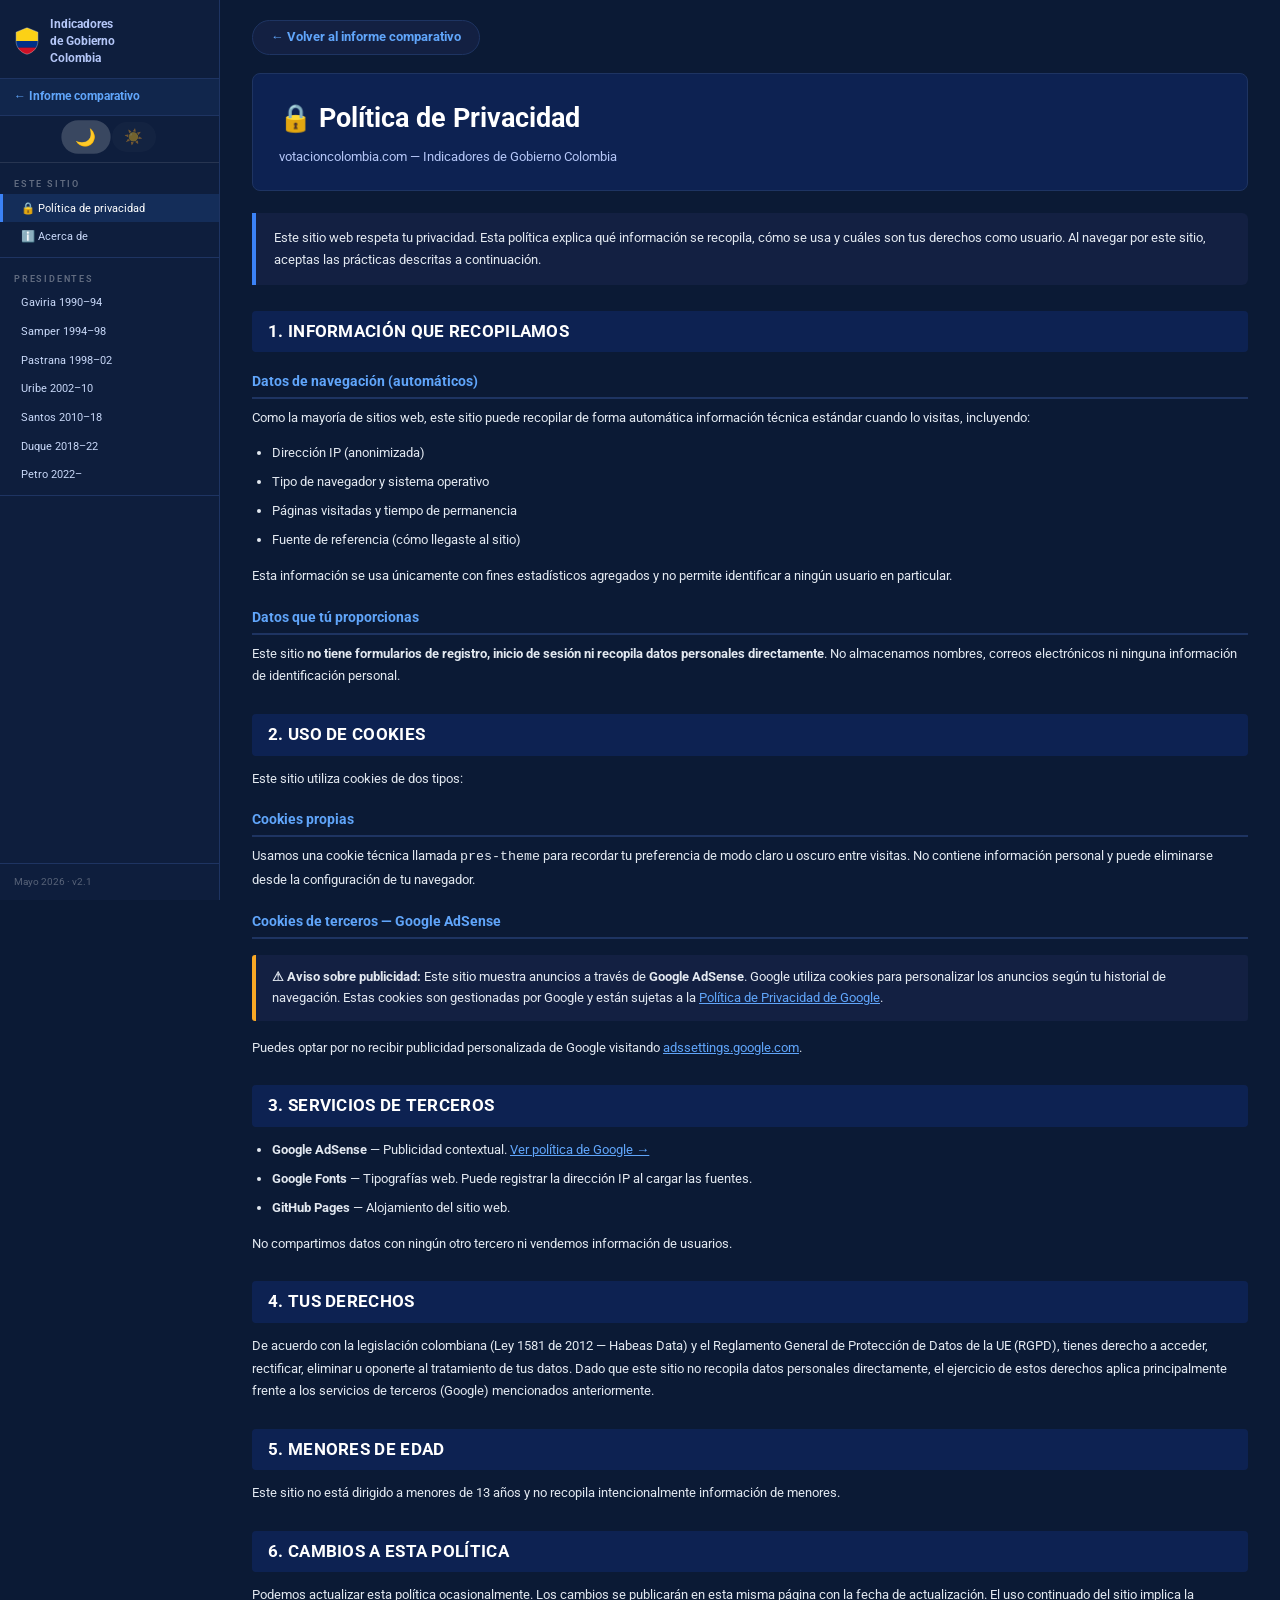
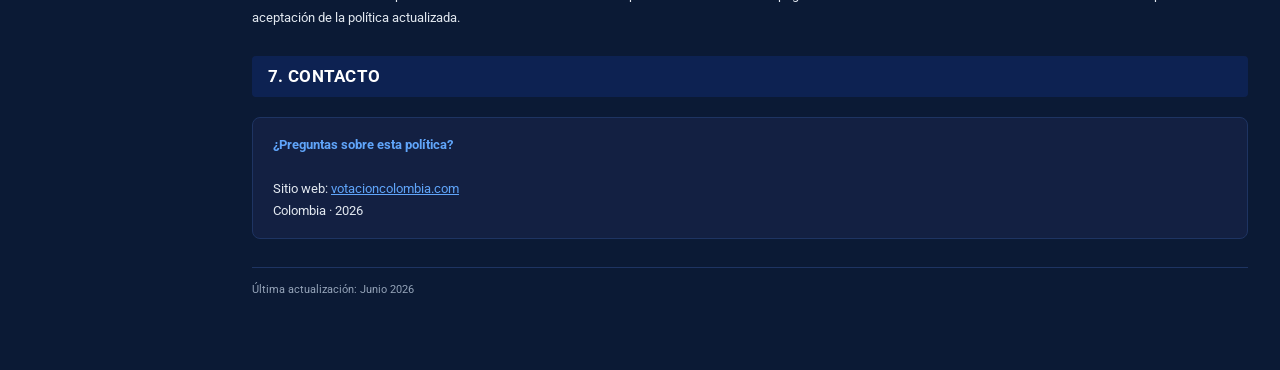
<file: privacidad.html>
﻿<!DOCTYPE html>
<html lang="es">
<head>
<meta charset="UTF-8"/>
<meta name="viewport" content="width=device-width,initial-scale=1.0"/>
<meta name="google-adsense-account" content="ca-pub-6272957192947399">
<link rel="icon" href="favicon.svg" type="image/svg+xml">
<title>Política de Privacidad — Indicadores de Gobierno Colombia</title>
<style>
*{box-sizing:border-box;margin:0;padding:0}
body{font-family:Arial,sans-serif;line-height:1.6}
.page{max-width:860px;margin:0 auto;padding:24px 20px;min-height:100vh}
p{font-size:10pt;color:var(--text);margin-bottom:12px;line-height:1.7}
.back-btn{display:inline-block;background:var(--surface);color:var(--accent2);border:1px solid var(--border);border-radius:20px;padding:6px 18px;font-size:9.5pt;font-weight:700;text-decoration:none;margin-bottom:22px}
.back-btn:hover{background:var(--surface2)}
.hero{background:#0d2252;color:#fff;padding:22px 26px;border-radius:8px;margin-bottom:22px;border:1px solid var(--border)}
.hero h1{font-size:20pt;font-weight:700;margin-bottom:4px}
.hero .sub{font-size:10pt;color:#b4c6f7;margin-top:6px}
.highlight-box{background:var(--surface);border-left:4px solid #f9a825;padding:12px 16px;margin:16px 0;border-radius:3px;font-size:9.5pt;color:var(--text)}
.contact-box{background:var(--surface);border:1px solid var(--border);border-radius:8px;padding:16px 20px;margin:20px 0;font-size:10pt;color:var(--text)}
.contact-box strong{color:var(--accent2)}
.updated{font-size:8.5pt;color:var(--muted);margin-top:28px;padding-top:12px;border-top:1px solid var(--border)}
body.light-mode .highlight-box{background:#fff8e1!important;border-left-color:#f9a825!important;color:#333!important}
body.light-mode .contact-box{background:#f0f7ff!important;border-color:#b4c6f7!important;color:#333!important}
body.light-mode .contact-box strong{color:#0d2252!important}
</style>
<link rel="preconnect" href="https://fonts.googleapis.com">
<link href="https://fonts.googleapis.com/css2?family=Roboto:wght@300;400;500;700&display=swap" rel="stylesheet">
<link rel="stylesheet" href="pres-dark.css">
<script async src="https://pagead2.googlesyndication.com/pagead/js/adsbygoogle.js?client=ca-pub-6272957192947399" crossorigin="anonymous"></script>
<!-- Google tag (gtag.js) -->
<script async src="https://www.googletagmanager.com/gtag/js?id=G-X8BNSWKBNP"></script>
<script>
  window.dataLayer = window.dataLayer || [];
  function gtag(){dataLayer.push(arguments);}
  gtag('js', new Date());
  gtag('config', 'G-X8BNSWKBNP');
</script>
</head>
<body class="dark-mode">
<div id="sidebar-overlay" onclick="toggleSidebar()"></div>
<button id="ham-btn" type="button" onclick="toggleSidebar()" aria-label="Menú"><span></span><span></span><span></span></button>
<button type="button" id="mob-theme-btn" class="mob-theme-btn" onclick="setTheme(document.body.classList.contains('dark-mode')?'light':'dark')" title="Cambiar tema">🌙</button>
<nav id="sidebar">
  <div class="sb-brand"><svg width="26" height="32" viewBox="0 0 44 52" fill="none"><clipPath id="sbsc"><path d="M22 3.5L3.5 11V26C3.5 37 11 45.5 22 48.5C33 45.5 40.5 37 40.5 26V11L22 3.5Z"/></clipPath><g clip-path="url(#sbsc)"><rect x="3.5" y="3.5" width="37" height="22.5" fill="#fcd116"/><rect x="3.5" y="26" width="37" height="11.25" fill="#003087"/><rect x="3.5" y="37.25" width="37" height="11.25" fill="#ce1126"/></g><path d="M22 3.5L3.5 11V26C3.5 37 11 45.5 22 48.5C33 45.5 40.5 37 40.5 26V11L22 3.5Z" fill="none" stroke="rgba(255,255,255,.4)" stroke-width="1.3"/></svg><div class="sb-title">Indicadores<br>de Gobierno<br>Colombia</div></div>
  <a class="sb-back" href="index.html">← Informe comparativo</a>
  <div class="theme-toggle">
    <button type="button" class="theme-half active" id="btn-dark-mode" onclick="setTheme('dark')" title="Modo oscuro">🌙</button>
    <button type="button" class="theme-half"        id="btn-light-mode" onclick="setTheme('light')" title="Modo claro">☀️</button>
  </div>
  <div class="sb-section"><div class="sb-label">Este sitio</div>
    <a class="sb-link active" href="privacidad.html">🔒 Política de privacidad</a>
    <a class="sb-link" href="acerca.html">ℹ️ Acerca de</a>
  </div>
  <div class="sb-section"><div class="sb-label">Presidentes</div>
    <a class="sb-link" href="gaviria.html">Gaviria 1990–94</a>
    <a class="sb-link" href="samper.html">Samper 1994–98</a>
    <a class="sb-link" href="pastrana.html">Pastrana 1998–02</a>
    <a class="sb-link" href="uribe.html">Uribe 2002–10</a>
    <a class="sb-link" href="santos.html">Santos 2010–18</a>
    <a class="sb-link" href="duque.html">Duque 2018–22</a>
    <a class="sb-link" href="petro.html">Petro 2022–</a>
  </div>
  <div class="sb-footer">Mayo 2026 · v2.1</div>
</nav>
<script>
function toggleSidebar(){document.getElementById('sidebar').classList.toggle('open');document.getElementById('sidebar-overlay').classList.toggle('open')}
window.setTheme=function(m){var d=m==='dark';document.body.classList.toggle('dark-mode',d);document.body.classList.toggle('light-mode',!d);var bm=document.getElementById('btn-dark-mode'),bl=document.getElementById('btn-light-mode');if(bm)bm.classList.toggle('active',d);if(bl)bl.classList.toggle('active',!d);var mob=document.getElementById('mob-theme-btn');if(mob)mob.textContent=d?'🌙':'☀️';localStorage.setItem('pres-theme',m)};
(function(){var s=localStorage.getItem('pres-theme')||'dark';if(s!=='dark')window.setTheme('light')})();
</script>
<div class="page">

<a class="back-btn" href="index.html">← Volver al informe comparativo</a>

<div class="hero">
  <h1>🔒 Política de Privacidad</h1>
  <div class="sub">votacioncolombia.com — Indicadores de Gobierno Colombia</div>
</div>

<div class="resumen">
  Este sitio web respeta tu privacidad. Esta política explica qué información se recopila, cómo se usa y cuáles son tus derechos como usuario. Al navegar por este sitio, aceptas las prácticas descritas a continuación.
</div>

<h2 id="sec-datos">1. INFORMACIÓN QUE RECOPILAMOS</h2>

<h3>Datos de navegación (automáticos)</h3>
<p>Como la mayoría de sitios web, este sitio puede recopilar de forma automática información técnica estándar cuando lo visitas, incluyendo:</p>
<ul>
  <li>Dirección IP (anonimizada)</li>
  <li>Tipo de navegador y sistema operativo</li>
  <li>Páginas visitadas y tiempo de permanencia</li>
  <li>Fuente de referencia (cómo llegaste al sitio)</li>
</ul>
<p>Esta información se usa únicamente con fines estadísticos agregados y no permite identificar a ningún usuario en particular.</p>

<h3>Datos que tú proporcionas</h3>
<p>Este sitio <strong>no tiene formularios de registro, inicio de sesión ni recopila datos personales directamente</strong>. No almacenamos nombres, correos electrónicos ni ninguna información de identificación personal.</p>

<h2 id="sec-cookies">2. USO DE COOKIES</h2>

<p>Este sitio utiliza cookies de dos tipos:</p>

<h3>Cookies propias</h3>
<p>Usamos una cookie técnica llamada <code>pres-theme</code> para recordar tu preferencia de modo claro u oscuro entre visitas. No contiene información personal y puede eliminarse desde la configuración de tu navegador.</p>

<h3>Cookies de terceros — Google AdSense</h3>
<div class="highlight-box">
  <strong>⚠ Aviso sobre publicidad:</strong> Este sitio muestra anuncios a través de <strong>Google AdSense</strong>. Google utiliza cookies para personalizar los anuncios según tu historial de navegación. Estas cookies son gestionadas por Google y están sujetas a la <a href="https://policies.google.com/privacy" target="_blank" rel="noopener">Política de Privacidad de Google</a>.
</div>
<p>Puedes optar por no recibir publicidad personalizada de Google visitando <a href="https://adssettings.google.com" target="_blank" rel="noopener">adssettings.google.com</a>.</p>

<h2 id="sec-terceros">3. SERVICIOS DE TERCEROS</h2>
<ul>
  <li><strong>Google AdSense</strong> — Publicidad contextual. <a href="https://policies.google.com/privacy" target="_blank" rel="noopener">Ver política de Google →</a></li>
  <li><strong>Google Fonts</strong> — Tipografías web. Puede registrar la dirección IP al cargar las fuentes.</li>
  <li><strong>GitHub Pages</strong> — Alojamiento del sitio web.</li>
</ul>
<p>No compartimos datos con ningún otro tercero ni vendemos información de usuarios.</p>

<h2 id="sec-derechos">4. TUS DERECHOS</h2>
<p>De acuerdo con la legislación colombiana (Ley 1581 de 2012 — Habeas Data) y el Reglamento General de Protección de Datos de la UE (RGPD), tienes derecho a acceder, rectificar, eliminar u oponerte al tratamiento de tus datos. Dado que este sitio no recopila datos personales directamente, el ejercicio de estos derechos aplica principalmente frente a los servicios de terceros (Google) mencionados anteriormente.</p>

<h2 id="sec-menores">5. MENORES DE EDAD</h2>
<p>Este sitio no está dirigido a menores de 13 años y no recopila intencionalmente información de menores.</p>

<h2 id="sec-cambios">6. CAMBIOS A ESTA POLÍTICA</h2>
<p>Podemos actualizar esta política ocasionalmente. Los cambios se publicarán en esta misma página con la fecha de actualización. El uso continuado del sitio implica la aceptación de la política actualizada.</p>

<h2 id="sec-contacto">7. CONTACTO</h2>
<div class="contact-box">
  <strong>¿Preguntas sobre esta política?</strong><br><br>
  Sitio web: <a href="index.html">votacioncolombia.com</a><br>
  Colombia · 2026
</div>

<p class="updated">Última actualización: Junio 2026</p>

</div>
</body>
</html>
</file>
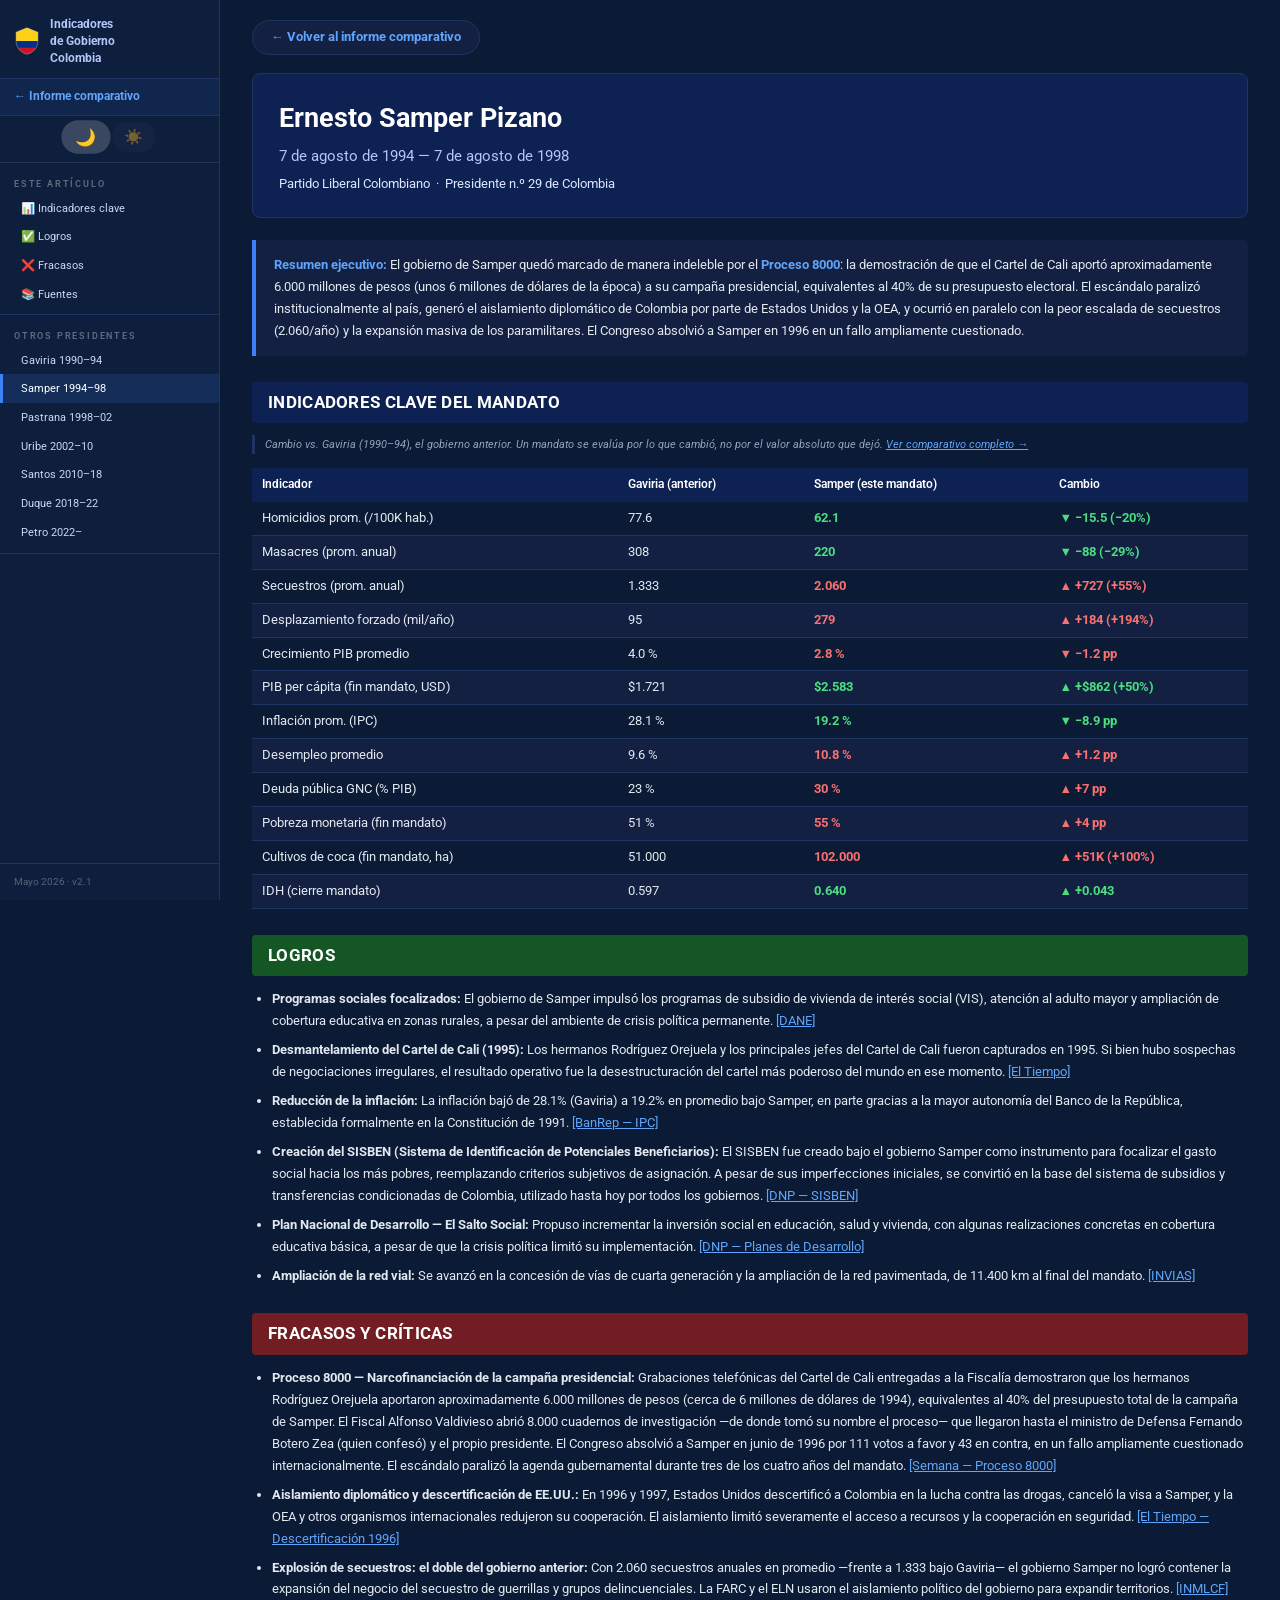
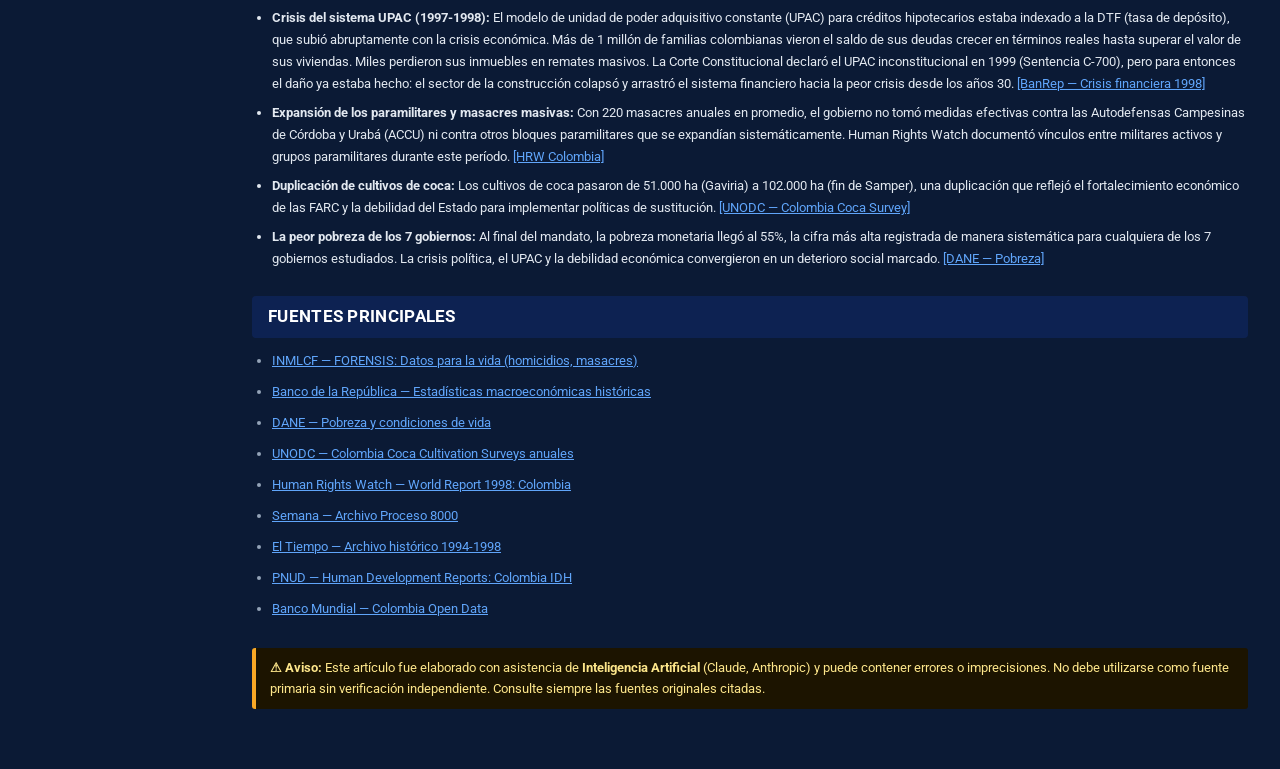
<file: samper.html>
﻿<!DOCTYPE html>
<html lang="es">
<head>
<meta charset="UTF-8"/>
<meta name="viewport" content="width=device-width,initial-scale=1.0"/>
<meta name="google-adsense-account" content="ca-pub-6272957192947399">
<link rel="icon" href="favicon.svg" type="image/svg+xml">
<title>Ernesto Samper 1994–1998 — Logros, Fracasos e Indicadores</title>
<meta name="description" content="¿Cómo le fue a Ernesto Samper (1994–1998)? Proceso 8000, narcofinanciación del Cartel de Cali, crisis UPAC y aislamiento de EE.UU. Indicadores comparados con el gobierno anterior. Infórmate antes de votar.">
<meta name="keywords" content="Ernesto Samper, gobierno Samper Colombia, elecciones Colombia 1994, segunda vuelta 1994 Samper Pastrana, Andrés Pastrana rival Samper, votación Colombia, Proceso 8000, narcofinanciación, crisis UPAC Colombia, cartel de Cali, indicadores Colombia 1994 1998, historia presidentes Colombia">
<meta name="robots" content="index, follow">
<link rel="canonical" href="https://votacioncolombia.com/samper.html">
<meta property="og:type" content="article">
<meta property="og:url" content="https://votacioncolombia.com/samper.html">
<meta property="og:title" content="Ernesto Samper 1994–1998 — Logros, Fracasos e Indicadores">
<meta property="og:description" content="Proceso 8000, narcofinanciación del Cartel de Cali, récord de secuestros y crisis UPAC. Análisis con indicadores verificados del mandato Samper.">
<meta property="og:locale" content="es_CO">
<meta property="og:site_name" content="Colombia Indicadores de Gobierno">
<meta property="og:image" content="https://votacioncolombia.com/og-image.png">
<meta property="og:image:width" content="1200">
<meta property="og:image:height" content="630">
<meta name="twitter:card" content="summary_large_image">
<meta name="twitter:title" content="Ernesto Samper 1994–1998 — Análisis de Gobierno Colombia">
<meta name="twitter:description" content="Proceso 8000, crisis UPAC, narcofinanciación. Indicadores verificados del mandato Samper.">
<script type="application/ld+json">
{"@context":"https://schema.org","@type":"Article","headline":"Ernesto Samper 1994–1998 — Logros, Fracasos e Indicadores","description":"Análisis del gobierno de Ernesto Samper Pizano (1994–1998): Proceso 8000, narcofinanciación del Cartel de Cali, crisis económica UPAC, aislamiento diplomático. Indicadores verificados comparados con el gobierno anterior.","url":"https://votacioncolombia.com/samper.html","inLanguage":"es-CO","dateModified":"2026-06-11","author":{"@type":"Organization","name":"Colombia Indicadores de Gobierno"},"publisher":{"@type":"Organization","name":"Colombia Indicadores de Gobierno"},"mainEntityOfPage":"https://votacioncolombia.com/samper.html","about":{"@type":"Person","name":"Ernesto Samper Pizano","jobTitle":"Presidente de Colombia","description":"Presidente de Colombia 1994–1998, señalado por narcofinanciación de su campaña por el Cartel de Cali"},"isPartOf":{"@id":"https://votacioncolombia.com/#website"}}
</script>
<style>
*{box-sizing:border-box;margin:0;padding:0}
body{font-family:Arial,sans-serif;color:var(--text);background:var(--bg);line-height:1.6}
.page{max-width:860px;margin:0 auto;padding:24px 20px;background:var(--surface);min-height:100vh}
a{color:var(--accent2)}a:hover{text-decoration:underline}
.back-btn{display:inline-block;background:var(--surface);color:var(--accent2);border:1px solid var(--border);border-radius:20px;padding:6px 18px;font-size:9.5pt;font-weight:700;text-decoration:none;margin-bottom:22px}
.back-btn:hover{background:var(--bg)}
.hero{background:#0d2252;color:#fff;padding:22px 26px;border-radius:8px;margin-bottom:22px}
.hero h1{font-size:20pt;font-weight:700;margin-bottom:4px}
.hero .years{font-size:11pt;color:#b4c6f7;margin-bottom:6px}
.hero .partido{font-size:9.5pt;color:#dce8ff}
h2{font-size:12.5pt;color:#fff;background:#0d2252;padding:7px 16px;margin:26px 0 12px;border-radius:4px;letter-spacing:.3px}
h2.sec-logros{background:#155724}
h2.sec-fracasos{background:#721c24}
h3{font-size:10.5pt;color:var(--accent2);border-bottom:2px solid var(--border);padding-bottom:4px;margin:18px 0 8px}
.resumen{background:var(--bg);border-left:4px solid var(--accent);padding:14px 18px;margin-bottom:22px;border-radius:0 6px 6px 0;font-size:10pt;color:var(--text)}
.resumen strong{color:var(--accent2)}
.note{font-size:8.5pt;color:var(--muted);font-style:italic;margin:6px 0 14px;padding-left:10px;border-left:3px solid var(--border)}
.note strong{color:var(--text);font-style:normal}
table{width:100%;border-collapse:collapse;font-size:9.5pt;margin:10px 0 18px}
th{background:#0d2252;color:#fff;padding:7px 10px;text-align:left;font-weight:600;font-size:9pt}
td{padding:6px 10px;border-bottom:1px solid var(--border);color:var(--text)}
tr:nth-child(even) td{background:var(--bg)}
.g{color:#4ade80;font-weight:700}.r{color:#f87171;font-weight:700}.y{color:#fbbf24;font-weight:700}
body.light-mode .g{color:#166534}body.light-mode .r{color:#991b1b}body.light-mode .y{color:#92400e}
ul{padding-left:20px;margin:8px 0 14px}
ul li{margin-bottom:7px;font-size:10pt}
.fuentes-list{font-size:9pt}
.fuentes-list li{margin-bottom:9px}
.disclaimer{background:#fff8e1;border-left:4px solid #f9a825;padding:10px 14px;margin:28px 0 0;border-radius:3px;font-size:9.5pt}
</style>
<link rel="preconnect" href="https://fonts.googleapis.com">
<link href="https://fonts.googleapis.com/css2?family=Roboto:wght@300;400;500;700&display=swap" rel="stylesheet">
<link rel="stylesheet" href="pres-dark.css">
<script async src="https://pagead2.googlesyndication.com/pagead/js/adsbygoogle.js?client=ca-pub-6272957192947399" crossorigin="anonymous"></script>
<!-- Google tag (gtag.js) -->
<script async src="https://www.googletagmanager.com/gtag/js?id=G-X8BNSWKBNP"></script>
<script>
  window.dataLayer = window.dataLayer || [];
  function gtag(){dataLayer.push(arguments);}
  gtag('js', new Date());
  gtag('config', 'G-X8BNSWKBNP');
</script>
</head>
<body class="dark-mode">
<div id="sidebar-overlay" onclick="toggleSidebar()"></div>
<button id="ham-btn" type="button" onclick="toggleSidebar()" aria-label="Menú"><span></span><span></span><span></span></button>
<button type="button" id="mob-theme-btn" class="mob-theme-btn" onclick="setTheme(document.body.classList.contains('dark-mode')?'light':'dark')" title="Cambiar tema">🌙</button>
<nav id="sidebar">
  <div class="sb-brand"><svg width="26" height="32" viewBox="0 0 44 52" fill="none"><clipPath id="sbsc"><path d="M22 3.5L3.5 11V26C3.5 37 11 45.5 22 48.5C33 45.5 40.5 37 40.5 26V11L22 3.5Z"/></clipPath><g clip-path="url(#sbsc)"><rect x="3.5" y="3.5" width="37" height="22.5" fill="#fcd116"/><rect x="3.5" y="26" width="37" height="11.25" fill="#003087"/><rect x="3.5" y="37.25" width="37" height="11.25" fill="#ce1126"/></g><path d="M22 3.5L3.5 11V26C3.5 37 11 45.5 22 48.5C33 45.5 40.5 37 40.5 26V11L22 3.5Z" fill="none" stroke="rgba(255,255,255,.4)" stroke-width="1.3"/></svg><div class="sb-title">Indicadores<br>de Gobierno<br>Colombia</div></div>
  <a class="sb-back" href="index.html">← Informe comparativo</a>
  <div class="theme-toggle">
    <button type="button" class="theme-half active" id="btn-dark-mode" onclick="setTheme('dark')" title="Modo oscuro">🌙</button>
    <button type="button" class="theme-half"        id="btn-light-mode" onclick="setTheme('light')" title="Modo claro">☀️</button>
  </div>
  <div class="sb-section"><div class="sb-label">Este artículo</div>
    <a class="sb-link" href="#sec-ind">📊 Indicadores clave</a>
    <a class="sb-link" href="#sec-logros">✅ Logros</a>
    <a class="sb-link" href="#sec-fracasos">❌ Fracasos</a>
    <a class="sb-link" href="#sec-fuentes">📚 Fuentes</a>
  </div>
  <div class="sb-section"><div class="sb-label">Otros presidentes</div>
    <a class="sb-link" href="gaviria.html">Gaviria 1990–94</a>
    <a class="sb-link active" href="samper.html">Samper 1994–98</a>
    <a class="sb-link" href="pastrana.html">Pastrana 1998–02</a>
    <a class="sb-link" href="uribe.html">Uribe 2002–10</a>
    <a class="sb-link" href="santos.html">Santos 2010–18</a>
    <a class="sb-link" href="duque.html">Duque 2018–22</a>
    <a class="sb-link" href="petro.html">Petro 2022–</a>
  </div>
  <div class="sb-footer">Mayo 2026 · v2.1</div>
</nav>
<script>
function toggleSidebar(){document.getElementById('sidebar').classList.toggle('open');document.getElementById('sidebar-overlay').classList.toggle('open')}
(function(){var ids=['sec-ind','sec-logros','sec-fracasos','sec-fuentes'];window.addEventListener('scroll',function(){var y=window.scrollY+80;ids.forEach(function(id){var el=document.getElementById(id);var link=document.querySelector('#sidebar a[href="#'+id+'"]');if(!el||!link)return;link.classList.toggle('active',y>=el.offsetTop&&y<el.offsetTop+el.offsetHeight)})},{passive:true})})();
window.setTheme=function(m){var d=m==='dark';document.body.classList.toggle('dark-mode',d);document.body.classList.toggle('light-mode',!d);var bm=document.getElementById('btn-dark-mode'),bl=document.getElementById('btn-light-mode');if(bm)bm.classList.toggle('active',d);if(bl)bl.classList.toggle('active',!d);var mob=document.getElementById('mob-theme-btn');if(mob)mob.textContent=d?'🌙':'☀️';localStorage.setItem('pres-theme',m)};
(function(){var s=localStorage.getItem('pres-theme')||'dark';if(s!=='dark')window.setTheme('light')})();
</script>
<div class="page">

<a class="back-btn" href="index.html">← Volver al informe comparativo</a>

<div class="hero">
  <h1>Ernesto Samper Pizano</h1>
  <div class="years">7 de agosto de 1994 — 7 de agosto de 1998</div>
  <div class="partido">Partido Liberal Colombiano &nbsp;·&nbsp; Presidente n.º 29 de Colombia</div>
</div>

<div class="resumen">
  <strong>Resumen ejecutivo:</strong> El gobierno de Samper quedó marcado de manera indeleble por el <strong>Proceso 8000</strong>: la demostración de que el Cartel de Cali aportó aproximadamente 6.000 millones de pesos (unos 6 millones de dólares de la época) a su campaña presidencial, equivalentes al 40% de su presupuesto electoral. El escándalo paralizó institucionalmente al país, generó el aislamiento diplomático de Colombia por parte de Estados Unidos y la OEA, y ocurrió en paralelo con la peor escalada de secuestros (2.060/año) y la expansión masiva de los paramilitares. El Congreso absolvió a Samper en 1996 en un fallo ampliamente cuestionado.
</div>

<h2 id="sec-ind">INDICADORES CLAVE DEL MANDATO</h2>
<p class="note">Cambio vs. Gaviria (1990–94), el gobierno anterior. Un mandato se evalúa por lo que cambió, no por el valor absoluto que dejó. <a href="index.html">Ver comparativo completo →</a></p>
<table>
  <thead><tr><th>Indicador</th><th>Gaviria (anterior)</th><th>Samper (este mandato)</th><th>Cambio</th></tr></thead>
  <tbody>
    <tr><td>Homicidios prom. (/100K hab.)</td><td>77.6</td><td class="g">62.1</td><td class="g">▼ −15.5 (−20%)</td></tr>
    <tr><td>Masacres (prom. anual)</td><td>308</td><td class="g">220</td><td class="g">▼ −88 (−29%)</td></tr>
    <tr><td>Secuestros (prom. anual)</td><td>1.333</td><td class="r">2.060</td><td class="r">▲ +727 (+55%)</td></tr>
    <tr><td>Desplazamiento forzado (mil/año)</td><td>95</td><td class="r">279</td><td class="r">▲ +184 (+194%)</td></tr>
    <tr><td>Crecimiento PIB promedio</td><td>4.0 %</td><td class="r">2.8 %</td><td class="r">▼ −1.2 pp</td></tr>
    <tr><td>PIB per cápita (fin mandato, USD)</td><td>$1.721</td><td class="g">$2.583</td><td class="g">▲ +$862 (+50%)</td></tr>
    <tr><td>Inflación prom. (IPC)</td><td>28.1 %</td><td class="g">19.2 %</td><td class="g">▼ −8.9 pp</td></tr>
    <tr><td>Desempleo promedio</td><td>9.6 %</td><td class="r">10.8 %</td><td class="r">▲ +1.2 pp</td></tr>
    <tr><td>Deuda pública GNC (% PIB)</td><td>23 %</td><td class="r">30 %</td><td class="r">▲ +7 pp</td></tr>
    <tr><td>Pobreza monetaria (fin mandato)</td><td>51 %</td><td class="r">55 %</td><td class="r">▲ +4 pp</td></tr>
    <tr><td>Cultivos de coca (fin mandato, ha)</td><td>51.000</td><td class="r">102.000</td><td class="r">▲ +51K (+100%)</td></tr>
    <tr><td>IDH (cierre mandato)</td><td>0.597</td><td class="g">0.640</td><td class="g">▲ +0.043</td></tr>
  </tbody>
</table>

<h2 id="sec-logros" class="sec-logros">LOGROS</h2>

<ul>
  <li><strong>Programas sociales focalizados:</strong> El gobierno de Samper impulsó los programas de subsidio de vivienda de interés social (VIS), atención al adulto mayor y ampliación de cobertura educativa en zonas rurales, a pesar del ambiente de crisis política permanente. <a href="https://www.dane.gov.co" target="_blank">[DANE]</a></li>

  <li><strong>Desmantelamiento del Cartel de Cali (1995):</strong> Los hermanos Rodríguez Orejuela y los principales jefes del Cartel de Cali fueron capturados en 1995. Si bien hubo sospechas de negociaciones irregulares, el resultado operativo fue la desestructuración del cartel más poderoso del mundo en ese momento. <a href="https://www.eltiempo.com" target="_blank">[El Tiempo]</a></li>

  <li><strong>Reducción de la inflación:</strong> La inflación bajó de 28.1% (Gaviria) a 19.2% en promedio bajo Samper, en parte gracias a la mayor autonomía del Banco de la República, establecida formalmente en la Constitución de 1991. <a href="https://www.banrep.gov.co/es/estadisticas/indice-precios-consumidor-ipc" target="_blank">[BanRep — IPC]</a></li>

  <li><strong>Creación del SISBEN (Sistema de Identificación de Potenciales Beneficiarios):</strong> El SISBEN fue creado bajo el gobierno Samper como instrumento para focalizar el gasto social hacia los más pobres, reemplazando criterios subjetivos de asignación. A pesar de sus imperfecciones iniciales, se convirtió en la base del sistema de subsidios y transferencias condicionadas de Colombia, utilizado hasta hoy por todos los gobiernos. <a href="https://www.dnp.gov.co/programas/desarrollo-social/Páginas/SISBEN.aspx" target="_blank">[DNP — SISBEN]</a></li>

  <li><strong>Plan Nacional de Desarrollo — El Salto Social:</strong> Propuso incrementar la inversión social en educación, salud y vivienda, con algunas realizaciones concretas en cobertura educativa básica, a pesar de que la crisis política limitó su implementación. <a href="https://colaboracion.dnp.gov.co" target="_blank">[DNP — Planes de Desarrollo]</a></li>

  <li><strong>Ampliación de la red vial:</strong> Se avanzó en la concesión de vías de cuarta generación y la ampliación de la red pavimentada, de 11.400 km al final del mandato. <a href="https://www.invias.gov.co" target="_blank">[INVIAS]</a></li>
</ul>

<h2 id="sec-fracasos" class="sec-fracasos">FRACASOS Y CRÍTICAS</h2>

<ul>
  <li><strong>Proceso 8000 — Narcofinanciación de la campaña presidencial:</strong> Grabaciones telefónicas del Cartel de Cali entregadas a la Fiscalía demostraron que los hermanos Rodríguez Orejuela aportaron aproximadamente 6.000 millones de pesos (cerca de 6 millones de dólares de 1994), equivalentes al 40% del presupuesto total de la campaña de Samper. El Fiscal Alfonso Valdivieso abrió 8.000 cuadernos de investigación —de donde tomó su nombre el proceso— que llegaron hasta el ministro de Defensa Fernando Botero Zea (quien confesó) y el propio presidente. El Congreso absolvió a Samper en junio de 1996 por 111 votos a favor y 43 en contra, en un fallo ampliamente cuestionado internacionalmente. El escándalo paralizó la agenda gubernamental durante tres de los cuatro años del mandato. <a href="https://www.semana.com" target="_blank">[Semana — Proceso 8000]</a></li>

  <li><strong>Aislamiento diplomático y descertificación de EE.UU.:</strong> En 1996 y 1997, Estados Unidos descertificó a Colombia en la lucha contra las drogas, canceló la visa a Samper, y la OEA y otros organismos internacionales redujeron su cooperación. El aislamiento limitó severamente el acceso a recursos y la cooperación en seguridad. <a href="https://www.eltiempo.com" target="_blank">[El Tiempo — Descertificación 1996]</a></li>

  <li><strong>Explosión de secuestros: el doble del gobierno anterior:</strong> Con 2.060 secuestros anuales en promedio —frente a 1.333 bajo Gaviria— el gobierno Samper no logró contener la expansión del negocio del secuestro de guerrillas y grupos delincuenciales. La FARC y el ELN usaron el aislamiento político del gobierno para expandir territorios. <a href="https://www.medicinalegal.gov.co/cifras-estadisticas/forensis" target="_blank">[INMLCF]</a></li>

  <li><strong>Crisis del sistema UPAC (1997-1998):</strong> El modelo de unidad de poder adquisitivo constante (UPAC) para créditos hipotecarios estaba indexado a la DTF (tasa de depósito), que subió abruptamente con la crisis económica. Más de 1 millón de familias colombianas vieron el saldo de sus deudas crecer en términos reales hasta superar el valor de sus viviendas. Miles perdieron sus inmuebles en remates masivos. La Corte Constitucional declaró el UPAC inconstitucional en 1999 (Sentencia C-700), pero para entonces el daño ya estaba hecho: el sector de la construcción colapsó y arrastró el sistema financiero hacia la peor crisis desde los años 30. <a href="https://www.banrep.gov.co" target="_blank">[BanRep — Crisis financiera 1998]</a></li>

  <li><strong>Expansión de los paramilitares y masacres masivas:</strong> Con 220 masacres anuales en promedio, el gobierno no tomó medidas efectivas contra las Autodefensas Campesinas de Córdoba y Urabá (ACCU) ni contra otros bloques paramilitares que se expandían sistemáticamente. Human Rights Watch documentó vínculos entre militares activos y grupos paramilitares durante este período. <a href="https://www.hrw.org/americas/colombia" target="_blank">[HRW Colombia]</a></li>

  <li><strong>Duplicación de cultivos de coca:</strong> Los cultivos de coca pasaron de 51.000 ha (Gaviria) a 102.000 ha (fin de Samper), una duplicación que reflejó el fortalecimiento económico de las FARC y la debilidad del Estado para implementar políticas de sustitución. <a href="https://www.unodc.org/unodc/en/crop-monitoring/?tag=Colombia" target="_blank">[UNODC — Colombia Coca Survey]</a></li>

  <li><strong>La peor pobreza de los 7 gobiernos:</strong> Al final del mandato, la pobreza monetaria llegó al 55%, la cifra más alta registrada de manera sistemática para cualquiera de los 7 gobiernos estudiados. La crisis política, el UPAC y la debilidad económica convergieron en un deterioro social marcado. <a href="https://www.dane.gov.co/index.php/estadisticas-por-tema/pobreza-y-condiciones-de-vida" target="_blank">[DANE — Pobreza]</a></li>
</ul>

<h2 id="sec-fuentes">FUENTES PRINCIPALES</h2>
<ul class="fuentes-list">
  <li><a href="https://www.medicinalegal.gov.co/cifras-estadisticas/forensis" target="_blank">INMLCF — FORENSIS: Datos para la vida (homicidios, masacres)</a></li>
  <li><a href="https://www.banrep.gov.co/es/estadisticas" target="_blank">Banco de la República — Estadísticas macroeconómicas históricas</a></li>
  <li><a href="https://www.dane.gov.co/index.php/estadisticas-por-tema/pobreza-y-condiciones-de-vida" target="_blank">DANE — Pobreza y condiciones de vida</a></li>
  <li><a href="https://www.unodc.org/unodc/en/crop-monitoring/?tag=Colombia" target="_blank">UNODC — Colombia Coca Cultivation Surveys anuales</a></li>
  <li><a href="https://www.hrw.org/world-report/1998/country-chapters/colombia" target="_blank">Human Rights Watch — World Report 1998: Colombia</a></li>
  <li><a href="https://www.semana.com" target="_blank">Semana — Archivo Proceso 8000</a></li>
  <li><a href="https://www.eltiempo.com" target="_blank">El Tiempo — Archivo histórico 1994-1998</a></li>
  <li><a href="https://hdr.undp.org/data-center/country-insights" target="_blank">PNUD — Human Development Reports: Colombia IDH</a></li>
  <li><a href="https://data.worldbank.org/country/CO" target="_blank">Banco Mundial — Colombia Open Data</a></li>
</ul>

<div class="disclaimer">
  <strong>⚠ Aviso:</strong> Este artículo fue elaborado con asistencia de <strong>Inteligencia Artificial</strong> (Claude, Anthropic) y puede contener errores o imprecisiones. No debe utilizarse como fuente primaria sin verificación independiente. Consulte siempre las fuentes originales citadas.
</div>

</div>
</body>
</html>
</file>
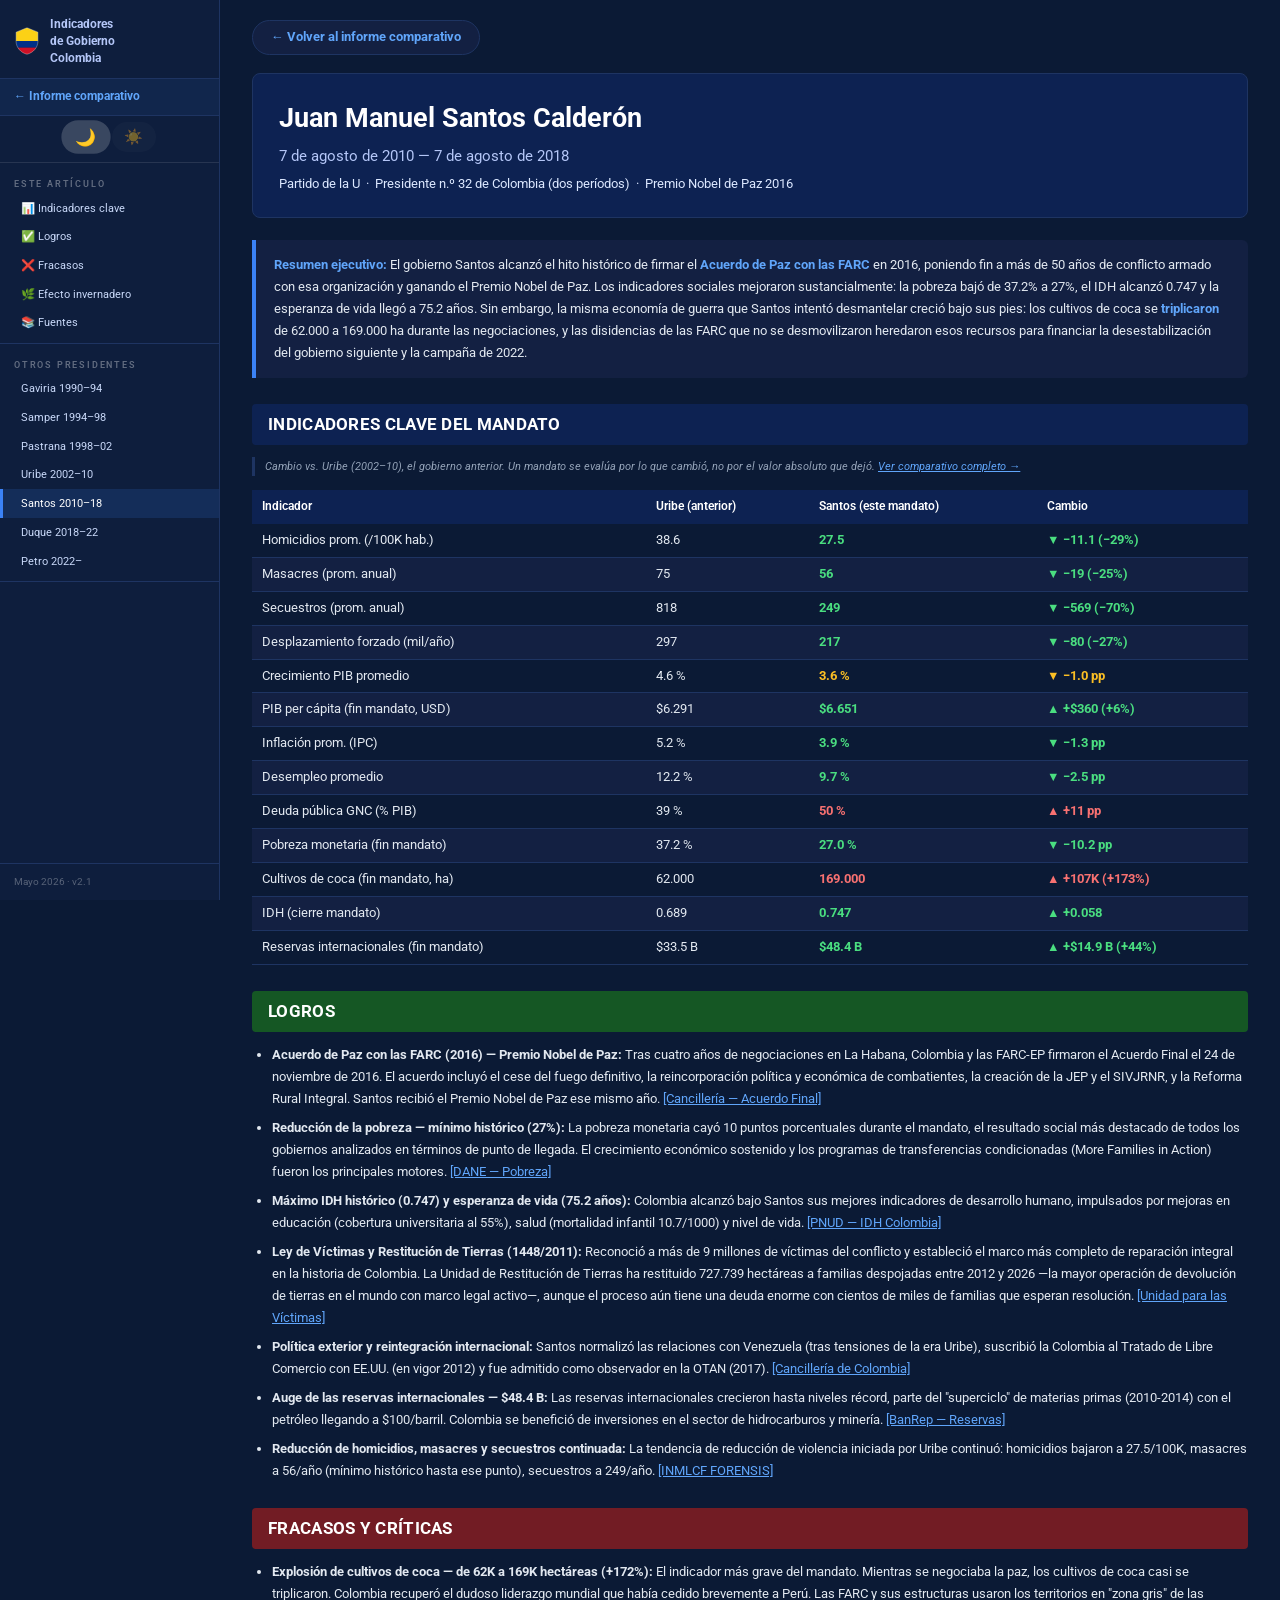
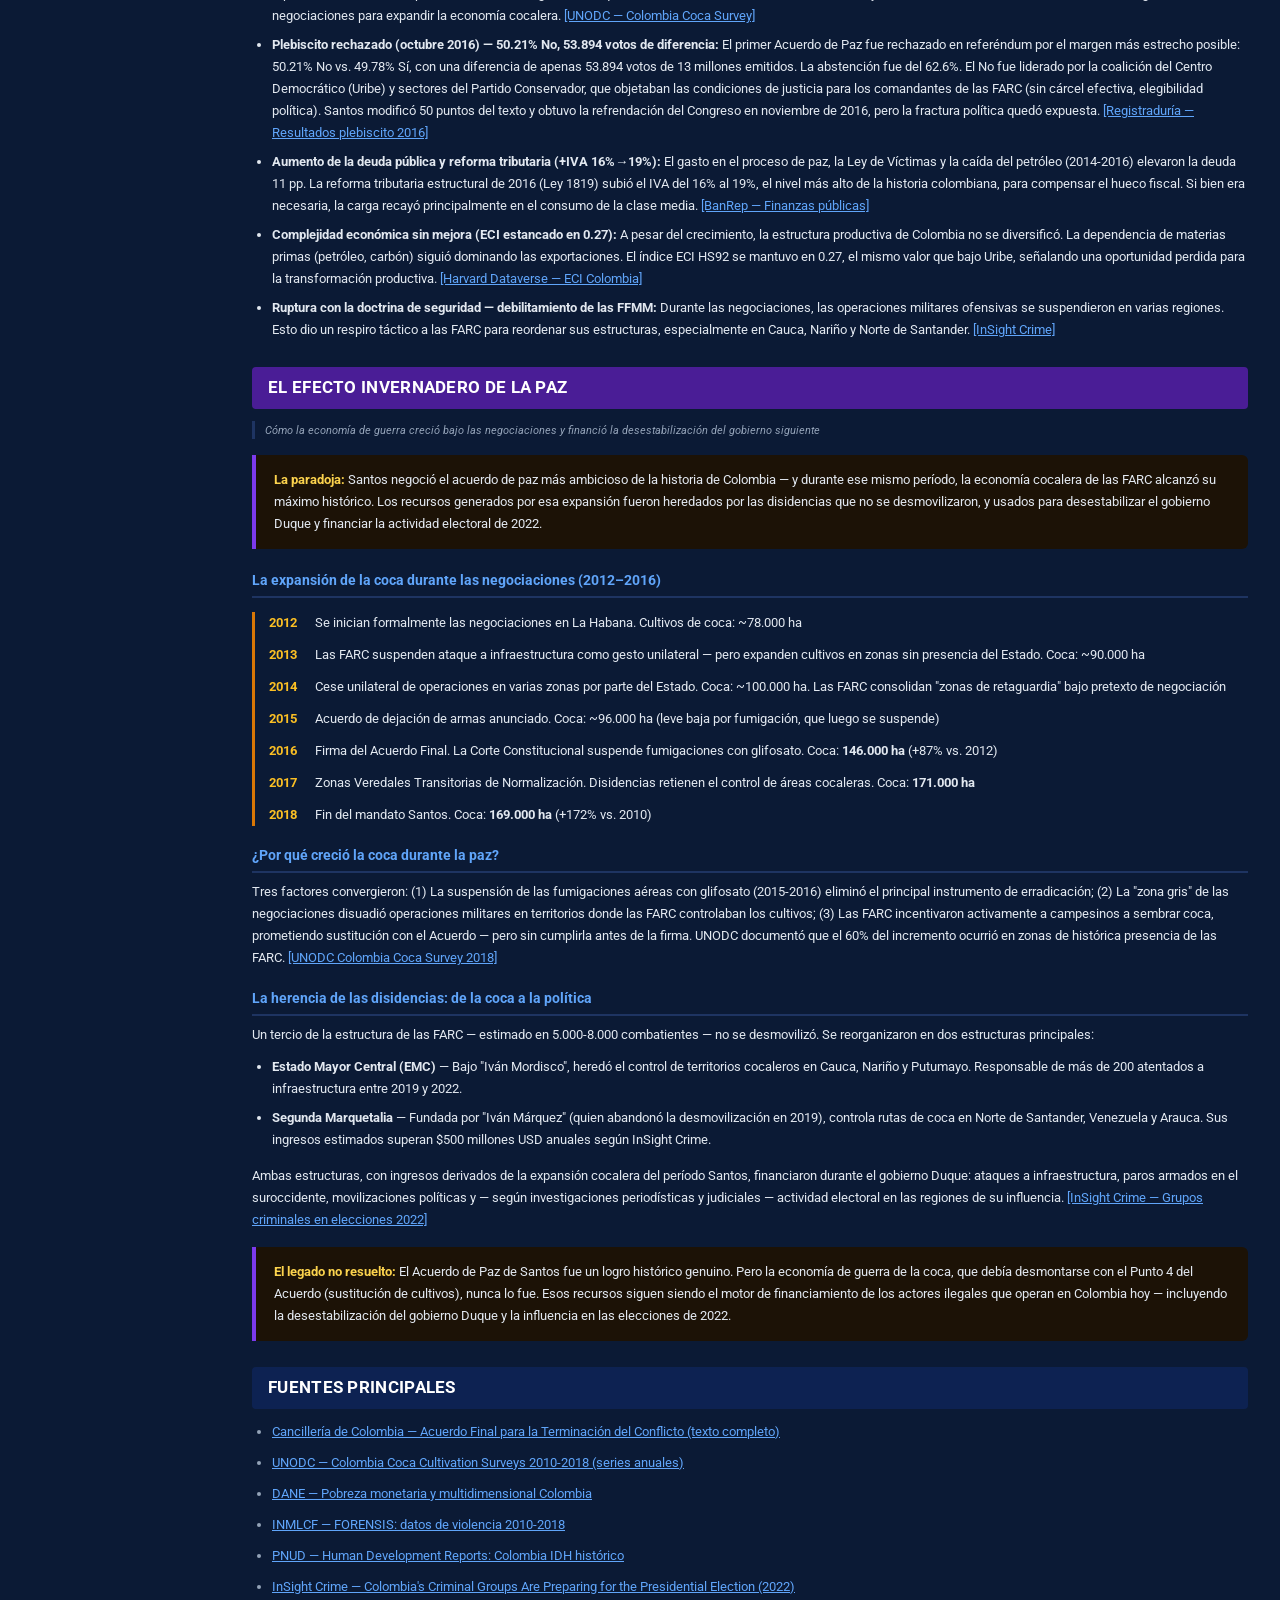
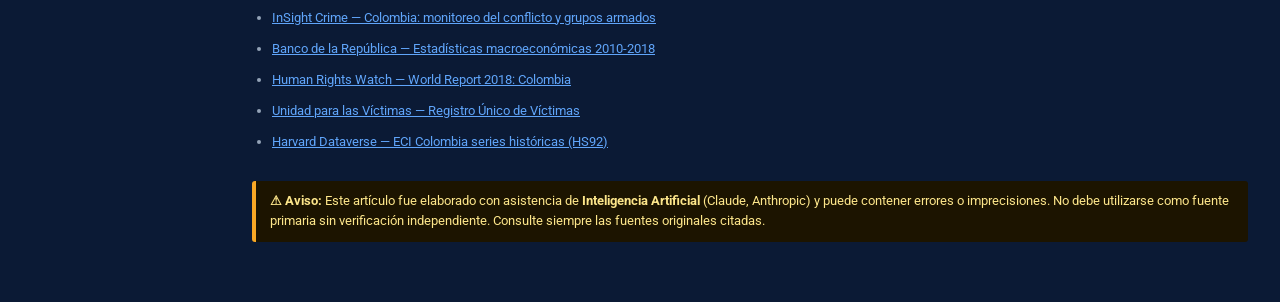
<file: santos.html>
﻿<!DOCTYPE html>
<html lang="es">
<head>
<meta charset="UTF-8"/>
<meta name="viewport" content="width=device-width,initial-scale=1.0"/>
<meta name="google-adsense-account" content="ca-pub-6272957192947399">
<link rel="icon" href="favicon.svg" type="image/svg+xml">
<title>Juan Manuel Santos 2010–2018 — Logros, Fracasos e Indicadores</title>
<meta name="description" content="¿Cómo le fue a Juan Manuel Santos (2010–2018)? Paz con las FARC, Nobel 2016 y pobreza en mínimo histórico, pero coca se triplicó (62K→169K ha). Indicadores verificados. Infórmate antes de votar.">
<meta name="keywords" content="Juan Manuel Santos, gobierno Santos Colombia, elecciones Colombia 2010, segunda vuelta 2010 Santos Mockus, segunda vuelta 2014 Santos Zuluaga, Antanas Mockus, Óscar Iván Zuluaga, plebiscito Colombia 2016, votación Colombia, acuerdo de paz FARC Colombia, Nobel de Paz Colombia 2016, pobreza Colombia mínimo, coca Colombia aumento, historia presidentes Colombia, Partido Verde Colombia, Unidad Nacional Colombia">
<meta name="robots" content="index, follow">
<link rel="canonical" href="https://votacioncolombia.com/santos.html">
<meta property="og:type" content="article">
<meta property="og:url" content="https://votacioncolombia.com/santos.html">
<meta property="og:title" content="Juan Manuel Santos 2010–2018 — Logros, Fracasos e Indicadores">
<meta property="og:description" content="Acuerdo de Paz con las FARC, Nobel de Paz 2016, pobreza en mínimo histórico, pero coca se triplicó (62K→169K ha). Indicadores verificados del mandato Santos.">
<meta property="og:locale" content="es_CO">
<meta property="og:site_name" content="Colombia Indicadores de Gobierno">
<meta property="og:image" content="https://votacioncolombia.com/og-image.png">
<meta property="og:image:width" content="1200">
<meta property="og:image:height" content="630">
<meta name="twitter:card" content="summary_large_image">
<meta name="twitter:title" content="Juan Manuel Santos 2010–2018 — Análisis de Gobierno Colombia">
<meta name="twitter:description" content="Paz con FARC, Nobel 2016, pobreza en mínimo histórico. Coca se triplicó. Indicadores verificados del mandato Santos.">
<script type="application/ld+json">
{"@context":"https://schema.org","@type":"Article","headline":"Juan Manuel Santos 2010–2018 — Logros, Fracasos e Indicadores","description":"Análisis del gobierno de Juan Manuel Santos Calderón (2010–2018): Acuerdo de Paz con las FARC (Premio Nobel de Paz 2016), mínimo histórico de pobreza (27%), pero triplicación de cultivos de coca de 62K a 169K hectáreas. Indicadores verificados comparados con el gobierno anterior.","url":"https://votacioncolombia.com/santos.html","inLanguage":"es-CO","dateModified":"2026-06-11","author":{"@type":"Organization","name":"Colombia Indicadores de Gobierno"},"publisher":{"@type":"Organization","name":"Colombia Indicadores de Gobierno"},"mainEntityOfPage":"https://votacioncolombia.com/santos.html","about":{"@type":"Person","name":"Juan Manuel Santos Calderón","jobTitle":"Presidente de Colombia","description":"Presidente de Colombia 2010–2018. Firmó el Acuerdo de Paz con las FARC en 2016 y recibió el Premio Nobel de Paz."},"isPartOf":{"@id":"https://votacioncolombia.com/#website"}}
</script>
<style>
*{box-sizing:border-box;margin:0;padding:0}
body{font-family:Arial,sans-serif;color:var(--text);background:var(--bg);line-height:1.6}
.page{max-width:860px;margin:0 auto;padding:24px 20px;background:var(--surface);min-height:100vh}
a{color:var(--accent2)}a:hover{text-decoration:underline}
.back-btn{display:inline-block;background:var(--surface);color:var(--accent2);border:1px solid var(--border);border-radius:20px;padding:6px 18px;font-size:9.5pt;font-weight:700;text-decoration:none;margin-bottom:22px}
.back-btn:hover{background:var(--bg)}
.hero{background:#0d2252;color:#fff;padding:22px 26px;border-radius:8px;margin-bottom:22px}
.hero h1{font-size:20pt;font-weight:700;margin-bottom:4px}
.hero .years{font-size:11pt;color:#b4c6f7;margin-bottom:6px}
.hero .partido{font-size:9.5pt;color:#dce8ff}
h2{font-size:12.5pt;color:#fff;background:#0d2252;padding:7px 16px;margin:26px 0 12px;border-radius:4px;letter-spacing:.3px}
h2.sec-logros{background:#155724}
h2.sec-fracasos{background:#721c24}
h2.sec-especial{background:#92400e}
h3{font-size:10.5pt;color:var(--accent2);border-bottom:2px solid var(--border);padding-bottom:4px;margin:18px 0 8px}
.resumen{background:var(--bg);border-left:4px solid var(--accent);padding:14px 18px;margin-bottom:22px;border-radius:0 6px 6px 0;font-size:10pt;color:var(--text)}
.resumen strong{color:var(--accent2)}
.note{font-size:8.5pt;color:var(--muted);font-style:italic;margin:6px 0 14px;padding-left:10px;border-left:3px solid var(--border)}
table{width:100%;border-collapse:collapse;font-size:9.5pt;margin:10px 0 18px}
th{background:#0d2252;color:#fff;padding:7px 10px;text-align:left;font-weight:600;font-size:9pt}
td{padding:6px 10px;border-bottom:1px solid var(--border);color:var(--text)}
tr:nth-child(even) td{background:var(--bg)}
.g{color:#4ade80;font-weight:700}.r{color:#f87171;font-weight:700}.y{color:#fbbf24;font-weight:700}
body.light-mode .g{color:#166534}body.light-mode .r{color:#991b1b}body.light-mode .y{color:#92400e}
ul{padding-left:20px;margin:8px 0 14px}
ul li{margin-bottom:7px;font-size:10pt}
.fuentes-list{font-size:9pt}
.fuentes-list li{margin-bottom:9px}
.spec-box{background:#fffbeb;border-left:4px solid #d97706;padding:14px 18px;margin:16px 0 20px;border-radius:0 6px 6px 0;font-size:10pt;color:#333}
.spec-box strong{color:#92400e}
.coca-timeline{margin:14px 0;border-left:3px solid #d97706;padding-left:14px}
.coca-event{margin-bottom:10px;font-size:10pt}
.coca-event .year{font-weight:700;color:#92400e;display:inline-block;width:46px}
body.dark-mode .spec-box{background:#1c1206;color:var(--text)}
body.dark-mode .spec-box strong{color:#fcd34d}
body.dark-mode .coca-event .year{color:#fbbf24}
.disclaimer{background:#fff8e1;border-left:4px solid #f9a825;padding:10px 14px;margin:28px 0 0;border-radius:3px;font-size:9.5pt}
</style>
<link rel="preconnect" href="https://fonts.googleapis.com">
<link href="https://fonts.googleapis.com/css2?family=Roboto:wght@300;400;500;700&display=swap" rel="stylesheet">
<link rel="stylesheet" href="pres-dark.css">
<script async src="https://pagead2.googlesyndication.com/pagead/js/adsbygoogle.js?client=ca-pub-6272957192947399" crossorigin="anonymous"></script>
<!-- Google tag (gtag.js) -->
<script async src="https://www.googletagmanager.com/gtag/js?id=G-X8BNSWKBNP"></script>
<script>
  window.dataLayer = window.dataLayer || [];
  function gtag(){dataLayer.push(arguments);}
  gtag('js', new Date());
  gtag('config', 'G-X8BNSWKBNP');
</script>
</head>
<body class="dark-mode">
<div id="sidebar-overlay" onclick="toggleSidebar()"></div>
<button id="ham-btn" type="button" onclick="toggleSidebar()" aria-label="Menú"><span></span><span></span><span></span></button>
<button type="button" id="mob-theme-btn" class="mob-theme-btn" onclick="setTheme(document.body.classList.contains('dark-mode')?'light':'dark')" title="Cambiar tema">🌙</button>
<nav id="sidebar">
  <div class="sb-brand"><svg width="26" height="32" viewBox="0 0 44 52" fill="none"><clipPath id="sbsc"><path d="M22 3.5L3.5 11V26C3.5 37 11 45.5 22 48.5C33 45.5 40.5 37 40.5 26V11L22 3.5Z"/></clipPath><g clip-path="url(#sbsc)"><rect x="3.5" y="3.5" width="37" height="22.5" fill="#fcd116"/><rect x="3.5" y="26" width="37" height="11.25" fill="#003087"/><rect x="3.5" y="37.25" width="37" height="11.25" fill="#ce1126"/></g><path d="M22 3.5L3.5 11V26C3.5 37 11 45.5 22 48.5C33 45.5 40.5 37 40.5 26V11L22 3.5Z" fill="none" stroke="rgba(255,255,255,.4)" stroke-width="1.3"/></svg><div class="sb-title">Indicadores<br>de Gobierno<br>Colombia</div></div>
  <a class="sb-back" href="index.html">← Informe comparativo</a>
  <div class="theme-toggle">
    <button type="button" class="theme-half active" id="btn-dark-mode" onclick="setTheme('dark')" title="Modo oscuro">🌙</button>
    <button type="button" class="theme-half"        id="btn-light-mode" onclick="setTheme('light')" title="Modo claro">☀️</button>
  </div>
  <div class="sb-section"><div class="sb-label">Este artículo</div>
    <a class="sb-link" href="#sec-ind">📊 Indicadores clave</a>
    <a class="sb-link" href="#sec-logros">✅ Logros</a>
    <a class="sb-link" href="#sec-fracasos">❌ Fracasos</a>
    <a class="sb-link" href="#sec-especial">🌿 Efecto invernadero</a>
    <a class="sb-link" href="#sec-fuentes">📚 Fuentes</a>
  </div>
  <div class="sb-section"><div class="sb-label">Otros presidentes</div>
    <a class="sb-link" href="gaviria.html">Gaviria 1990–94</a>
    <a class="sb-link" href="samper.html">Samper 1994–98</a>
    <a class="sb-link" href="pastrana.html">Pastrana 1998–02</a>
    <a class="sb-link" href="uribe.html">Uribe 2002–10</a>
    <a class="sb-link active" href="santos.html">Santos 2010–18</a>
    <a class="sb-link" href="duque.html">Duque 2018–22</a>
    <a class="sb-link" href="petro.html">Petro 2022–</a>
  </div>
  <div class="sb-footer">Mayo 2026 · v2.1</div>
</nav>
<script>
function toggleSidebar(){document.getElementById('sidebar').classList.toggle('open');document.getElementById('sidebar-overlay').classList.toggle('open')}
(function(){var ids=['sec-ind','sec-logros','sec-fracasos','sec-especial','sec-fuentes'];window.addEventListener('scroll',function(){var y=window.scrollY+80;ids.forEach(function(id){var el=document.getElementById(id);var link=document.querySelector('#sidebar a[href="#'+id+'"]');if(!el||!link)return;link.classList.toggle('active',y>=el.offsetTop&&y<el.offsetTop+el.offsetHeight)})},{passive:true})})();
window.setTheme=function(m){var d=m==='dark';document.body.classList.toggle('dark-mode',d);document.body.classList.toggle('light-mode',!d);var bm=document.getElementById('btn-dark-mode'),bl=document.getElementById('btn-light-mode');if(bm)bm.classList.toggle('active',d);if(bl)bl.classList.toggle('active',!d);var mob=document.getElementById('mob-theme-btn');if(mob)mob.textContent=d?'🌙':'☀️';localStorage.setItem('pres-theme',m)};
(function(){var s=localStorage.getItem('pres-theme')||'dark';if(s!=='dark')window.setTheme('light')})();
</script>
<div class="page">

<a class="back-btn" href="index.html">← Volver al informe comparativo</a>

<div class="hero">
  <h1>Juan Manuel Santos Calderón</h1>
  <div class="years">7 de agosto de 2010 — 7 de agosto de 2018</div>
  <div class="partido">Partido de la U &nbsp;·&nbsp; Presidente n.º 32 de Colombia (dos períodos) &nbsp;·&nbsp; Premio Nobel de Paz 2016</div>
</div>

<div class="resumen">
  <strong>Resumen ejecutivo:</strong> El gobierno Santos alcanzó el hito histórico de firmar el <strong>Acuerdo de Paz con las FARC</strong> en 2016, poniendo fin a más de 50 años de conflicto armado con esa organización y ganando el Premio Nobel de Paz. Los indicadores sociales mejoraron sustancialmente: la pobreza bajó de 37.2% a 27%, el IDH alcanzó 0.747 y la esperanza de vida llegó a 75.2 años. Sin embargo, la misma economía de guerra que Santos intentó desmantelar creció bajo sus pies: los cultivos de coca se <strong>triplicaron</strong> de 62.000 a 169.000 ha durante las negociaciones, y las disidencias de las FARC que no se desmovilizaron heredaron esos recursos para financiar la desestabilización del gobierno siguiente y la campaña de 2022.
</div>

<h2 id="sec-ind">INDICADORES CLAVE DEL MANDATO</h2>
<p class="note">Cambio vs. Uribe (2002–10), el gobierno anterior. Un mandato se evalúa por lo que cambió, no por el valor absoluto que dejó. <a href="index.html">Ver comparativo completo →</a></p>
<table>
  <thead><tr><th>Indicador</th><th>Uribe (anterior)</th><th>Santos (este mandato)</th><th>Cambio</th></tr></thead>
  <tbody>
    <tr><td>Homicidios prom. (/100K hab.)</td><td>38.6</td><td class="g">27.5</td><td class="g">▼ −11.1 (−29%)</td></tr>
    <tr><td>Masacres (prom. anual)</td><td>75</td><td class="g">56</td><td class="g">▼ −19 (−25%)</td></tr>
    <tr><td>Secuestros (prom. anual)</td><td>818</td><td class="g">249</td><td class="g">▼ −569 (−70%)</td></tr>
    <tr><td>Desplazamiento forzado (mil/año)</td><td>297</td><td class="g">217</td><td class="g">▼ −80 (−27%)</td></tr>
    <tr><td>Crecimiento PIB promedio</td><td>4.6 %</td><td class="y">3.6 %</td><td class="y">▼ −1.0 pp</td></tr>
    <tr><td>PIB per cápita (fin mandato, USD)</td><td>$6.291</td><td class="g">$6.651</td><td class="g">▲ +$360 (+6%)</td></tr>
    <tr><td>Inflación prom. (IPC)</td><td>5.2 %</td><td class="g">3.9 %</td><td class="g">▼ −1.3 pp</td></tr>
    <tr><td>Desempleo promedio</td><td>12.2 %</td><td class="g">9.7 %</td><td class="g">▼ −2.5 pp</td></tr>
    <tr><td>Deuda pública GNC (% PIB)</td><td>39 %</td><td class="r">50 %</td><td class="r">▲ +11 pp</td></tr>
    <tr><td>Pobreza monetaria (fin mandato)</td><td>37.2 %</td><td class="g">27.0 %</td><td class="g">▼ −10.2 pp</td></tr>
    <tr><td>Cultivos de coca (fin mandato, ha)</td><td>62.000</td><td class="r">169.000</td><td class="r">▲ +107K (+173%)</td></tr>
    <tr><td>IDH (cierre mandato)</td><td>0.689</td><td class="g">0.747</td><td class="g">▲ +0.058</td></tr>
    <tr><td>Reservas internacionales (fin mandato)</td><td>$33.5 B</td><td class="g">$48.4 B</td><td class="g">▲ +$14.9 B (+44%)</td></tr>
  </tbody>
</table>

<h2 id="sec-logros" class="sec-logros">LOGROS</h2>

<ul>
  <li><strong>Acuerdo de Paz con las FARC (2016) — Premio Nobel de Paz:</strong> Tras cuatro años de negociaciones en La Habana, Colombia y las FARC-EP firmaron el Acuerdo Final el 24 de noviembre de 2016. El acuerdo incluyó el cese del fuego definitivo, la reincorporación política y económica de combatientes, la creación de la JEP y el SIVJRNR, y la Reforma Rural Integral. Santos recibió el Premio Nobel de Paz ese mismo año. <a href="https://www.cancilleria.gov.co/acuerdo-final" target="_blank">[Cancillería — Acuerdo Final]</a></li>

  <li><strong>Reducción de la pobreza — mínimo histórico (27%):</strong> La pobreza monetaria cayó 10 puntos porcentuales durante el mandato, el resultado social más destacado de todos los gobiernos analizados en términos de punto de llegada. El crecimiento económico sostenido y los programas de transferencias condicionadas (More Families in Action) fueron los principales motores. <a href="https://www.dane.gov.co/index.php/estadisticas-por-tema/pobreza-y-condiciones-de-vida" target="_blank">[DANE — Pobreza]</a></li>

  <li><strong>Máximo IDH histórico (0.747) y esperanza de vida (75.2 años):</strong> Colombia alcanzó bajo Santos sus mejores indicadores de desarrollo humano, impulsados por mejoras en educación (cobertura universitaria al 55%), salud (mortalidad infantil 10.7/1000) y nivel de vida. <a href="https://hdr.undp.org/data-center/country-insights" target="_blank">[PNUD — IDH Colombia]</a></li>

  <li><strong>Ley de Víctimas y Restitución de Tierras (1448/2011):</strong> Reconoció a más de 9 millones de víctimas del conflicto y estableció el marco más completo de reparación integral en la historia de Colombia. La Unidad de Restitución de Tierras ha restituido 727.739 hectáreas a familias despojadas entre 2012 y 2026 —la mayor operación de devolución de tierras en el mundo con marco legal activo—, aunque el proceso aún tiene una deuda enorme con cientos de miles de familias que esperan resolución. <a href="https://www.unidadvictimas.gov.co" target="_blank">[Unidad para las Víctimas]</a></li>

  <li><strong>Política exterior y reintegración internacional:</strong> Santos normalizó las relaciones con Venezuela (tras tensiones de la era Uribe), suscribió la Colombia al Tratado de Libre Comercio con EE.UU. (en vigor 2012) y fue admitido como observador en la OTAN (2017). <a href="https://www.cancilleria.gov.co" target="_blank">[Cancillería de Colombia]</a></li>

  <li><strong>Auge de las reservas internacionales — $48.4 B:</strong> Las reservas internacionales crecieron hasta niveles récord, parte del "superciclo" de materias primas (2010-2014) con el petróleo llegando a $100/barril. Colombia se benefició de inversiones en el sector de hidrocarburos y minería. <a href="https://www.banrep.gov.co/es/estadisticas/reservas-internacionales" target="_blank">[BanRep — Reservas]</a></li>

  <li><strong>Reducción de homicidios, masacres y secuestros continuada:</strong> La tendencia de reducción de violencia iniciada por Uribe continuó: homicidios bajaron a 27.5/100K, masacres a 56/año (mínimo histórico hasta ese punto), secuestros a 249/año. <a href="https://www.medicinalegal.gov.co/cifras-estadisticas/forensis" target="_blank">[INMLCF FORENSIS]</a></li>
</ul>

<h2 id="sec-fracasos" class="sec-fracasos">FRACASOS Y CRÍTICAS</h2>

<ul>
  <li><strong>Explosión de cultivos de coca — de 62K a 169K hectáreas (+172%):</strong> El indicador más grave del mandato. Mientras se negociaba la paz, los cultivos de coca casi se triplicaron. Colombia recuperó el dudoso liderazgo mundial que había cedido brevemente a Perú. Las FARC y sus estructuras usaron los territorios en "zona gris" de las negociaciones para expandir la economía cocalera. <a href="https://www.unodc.org/unodc/en/crop-monitoring/?tag=Colombia" target="_blank">[UNODC — Colombia Coca Survey]</a></li>

  <li><strong>Plebiscito rechazado (octubre 2016) — 50.21% No, 53.894 votos de diferencia:</strong> El primer Acuerdo de Paz fue rechazado en referéndum por el margen más estrecho posible: 50.21% No vs. 49.78% Sí, con una diferencia de apenas 53.894 votos de 13 millones emitidos. La abstención fue del 62.6%. El No fue liderado por la coalición del Centro Democrático (Uribe) y sectores del Partido Conservador, que objetaban las condiciones de justicia para los comandantes de las FARC (sin cárcel efectiva, elegibilidad política). Santos modificó 50 puntos del texto y obtuvo la refrendación del Congreso en noviembre de 2016, pero la fractura política quedó expuesta. <a href="https://www.registraduria.gov.co" target="_blank">[Registraduría — Resultados plebiscito 2016]</a></li>

  <li><strong>Aumento de la deuda pública y reforma tributaria (+IVA 16%→19%):</strong> El gasto en el proceso de paz, la Ley de Víctimas y la caída del petróleo (2014-2016) elevaron la deuda 11 pp. La reforma tributaria estructural de 2016 (Ley 1819) subió el IVA del 16% al 19%, el nivel más alto de la historia colombiana, para compensar el hueco fiscal. Si bien era necesaria, la carga recayó principalmente en el consumo de la clase media. <a href="https://www.banrep.gov.co/es/estadisticas/finanzas-publicas-gnc" target="_blank">[BanRep — Finanzas públicas]</a></li>

  <li><strong>Complejidad económica sin mejora (ECI estancado en 0.27):</strong> A pesar del crecimiento, la estructura productiva de Colombia no se diversificó. La dependencia de materias primas (petróleo, carbón) siguió dominando las exportaciones. El índice ECI HS92 se mantuvo en 0.27, el mismo valor que bajo Uribe, señalando una oportunidad perdida para la transformación productiva. <a href="https://dataverse.harvard.edu/dataset.xhtml?persistentId=doi:10.7910/DVN/XTAQMC" target="_blank">[Harvard Dataverse — ECI Colombia]</a></li>

  <li><strong>Ruptura con la doctrina de seguridad — debilitamiento de las FFMM:</strong> Durante las negociaciones, las operaciones militares ofensivas se suspendieron en varias regiones. Esto dio un respiro táctico a las FARC para reordenar sus estructuras, especialmente en Cauca, Nariño y Norte de Santander. <a href="https://insightcrime.org/colombia/" target="_blank">[InSight Crime]</a></li>
</ul>

<h2 id="sec-especial" class="sec-especial">EL EFECTO INVERNADERO DE LA PAZ</h2>
<p class="note">Cómo la economía de guerra creció bajo las negociaciones y financió la desestabilización del gobierno siguiente</p>

<div class="spec-box">
  <strong>La paradoja:</strong> Santos negoció el acuerdo de paz más ambicioso de la historia de Colombia — y durante ese mismo período, la economía cocalera de las FARC alcanzó su máximo histórico. Los recursos generados por esa expansión fueron heredados por las disidencias que no se desmovilizaron, y usados para desestabilizar el gobierno Duque y financiar la actividad electoral de 2022.
</div>

<h3>La expansión de la coca durante las negociaciones (2012–2016)</h3>
<div class="coca-timeline">
  <div class="coca-event"><span class="year">2012</span>Se inician formalmente las negociaciones en La Habana. Cultivos de coca: ~78.000 ha</div>
  <div class="coca-event"><span class="year">2013</span>Las FARC suspenden ataque a infraestructura como gesto unilateral — pero expanden cultivos en zonas sin presencia del Estado. Coca: ~90.000 ha</div>
  <div class="coca-event"><span class="year">2014</span>Cese unilateral de operaciones en varias zonas por parte del Estado. Coca: ~100.000 ha. Las FARC consolidan "zonas de retaguardia" bajo pretexto de negociación</div>
  <div class="coca-event"><span class="year">2015</span>Acuerdo de dejación de armas anunciado. Coca: ~96.000 ha (leve baja por fumigación, que luego se suspende)</div>
  <div class="coca-event"><span class="year">2016</span>Firma del Acuerdo Final. La Corte Constitucional suspende fumigaciones con glifosato. Coca: <strong>146.000 ha</strong> (+87% vs. 2012)</div>
  <div class="coca-event"><span class="year">2017</span>Zonas Veredales Transitorias de Normalización. Disidencias retienen el control de áreas cocaleras. Coca: <strong>171.000 ha</strong></div>
  <div class="coca-event"><span class="year">2018</span>Fin del mandato Santos. Coca: <strong>169.000 ha</strong> (+172% vs. 2010)</div>
</div>

<h3>¿Por qué creció la coca durante la paz?</h3>
<p style="font-size:10pt;margin:8px 0 14px">Tres factores convergieron: (1) La suspensión de las fumigaciones aéreas con glifosato (2015-2016) eliminó el principal instrumento de erradicación; (2) La "zona gris" de las negociaciones disuadió operaciones militares en territorios donde las FARC controlaban los cultivos; (3) Las FARC incentivaron activamente a campesinos a sembrar coca, prometiendo sustitución con el Acuerdo — pero sin cumplirla antes de la firma. UNODC documentó que el 60% del incremento ocurrió en zonas de histórica presencia de las FARC. <a href="https://www.unodc.org/unodc/en/crop-monitoring/?tag=Colombia" target="_blank">[UNODC Colombia Coca Survey 2018]</a></p>

<h3>La herencia de las disidencias: de la coca a la política</h3>
<p style="font-size:10pt;margin:8px 0 10px">Un tercio de la estructura de las FARC — estimado en 5.000-8.000 combatientes — no se desmovilizó. Se reorganizaron en dos estructuras principales:</p>
<ul>
  <li><strong>Estado Mayor Central (EMC)</strong> — Bajo "Iván Mordisco", heredó el control de territorios cocaleros en Cauca, Nariño y Putumayo. Responsable de más de 200 atentados a infraestructura entre 2019 y 2022.</li>
  <li><strong>Segunda Marquetalia</strong> — Fundada por "Iván Márquez" (quien abandonó la desmovilización en 2019), controla rutas de coca en Norte de Santander, Venezuela y Arauca. Sus ingresos estimados superan $500 millones USD anuales según InSight Crime.</li>
</ul>
<p style="font-size:10pt;margin:10px 0 14px">Ambas estructuras, con ingresos derivados de la expansión cocalera del período Santos, financiaron durante el gobierno Duque: ataques a infraestructura, paros armados en el suroccidente, movilizaciones políticas y — según investigaciones periodísticas y judiciales — actividad electoral en las regiones de su influencia. <a href="https://insightcrime.org/news/colombia-criminal-groups-preparing-presidential-elections/" target="_blank">[InSight Crime — Grupos criminales en elecciones 2022]</a></p>

<div class="spec-box">
  <strong>El legado no resuelto:</strong> El Acuerdo de Paz de Santos fue un logro histórico genuino. Pero la economía de guerra de la coca, que debía desmontarse con el Punto 4 del Acuerdo (sustitución de cultivos), nunca lo fue. Esos recursos siguen siendo el motor de financiamiento de los actores ilegales que operan en Colombia hoy — incluyendo la desestabilización del gobierno Duque y la influencia en las elecciones de 2022.
</div>

<h2 id="sec-fuentes">FUENTES PRINCIPALES</h2>
<ul class="fuentes-list">
  <li><a href="https://www.cancilleria.gov.co/acuerdo-final" target="_blank">Cancillería de Colombia — Acuerdo Final para la Terminación del Conflicto (texto completo)</a></li>
  <li><a href="https://www.unodc.org/unodc/en/crop-monitoring/?tag=Colombia" target="_blank">UNODC — Colombia Coca Cultivation Surveys 2010-2018 (series anuales)</a></li>
  <li><a href="https://www.dane.gov.co/index.php/estadisticas-por-tema/pobreza-y-condiciones-de-vida" target="_blank">DANE — Pobreza monetaria y multidimensional Colombia</a></li>
  <li><a href="https://www.medicinalegal.gov.co/cifras-estadisticas/forensis" target="_blank">INMLCF — FORENSIS: datos de violencia 2010-2018</a></li>
  <li><a href="https://hdr.undp.org/data-center/country-insights" target="_blank">PNUD — Human Development Reports: Colombia IDH histórico</a></li>
  <li><a href="https://insightcrime.org/news/colombia-criminal-groups-preparing-presidential-elections/" target="_blank">InSight Crime — Colombia's Criminal Groups Are Preparing for the Presidential Election (2022)</a></li>
  <li><a href="https://insightcrime.org/colombia/" target="_blank">InSight Crime — Colombia: monitoreo del conflicto y grupos armados</a></li>
  <li><a href="https://www.banrep.gov.co/es/estadisticas" target="_blank">Banco de la República — Estadísticas macroeconómicas 2010-2018</a></li>
  <li><a href="https://www.hrw.org/world-report/2018/country-chapters/colombia" target="_blank">Human Rights Watch — World Report 2018: Colombia</a></li>
  <li><a href="https://www.unidadvictimas.gov.co" target="_blank">Unidad para las Víctimas — Registro Único de Víctimas</a></li>
  <li><a href="https://dataverse.harvard.edu/dataset.xhtml?persistentId=doi:10.7910/DVN/XTAQMC" target="_blank">Harvard Dataverse — ECI Colombia series históricas (HS92)</a></li>
</ul>

<div class="disclaimer">
  <strong>⚠ Aviso:</strong> Este artículo fue elaborado con asistencia de <strong>Inteligencia Artificial</strong> (Claude, Anthropic) y puede contener errores o imprecisiones. No debe utilizarse como fuente primaria sin verificación independiente. Consulte siempre las fuentes originales citadas.
</div>

</div>
</body>
</html>
</file>
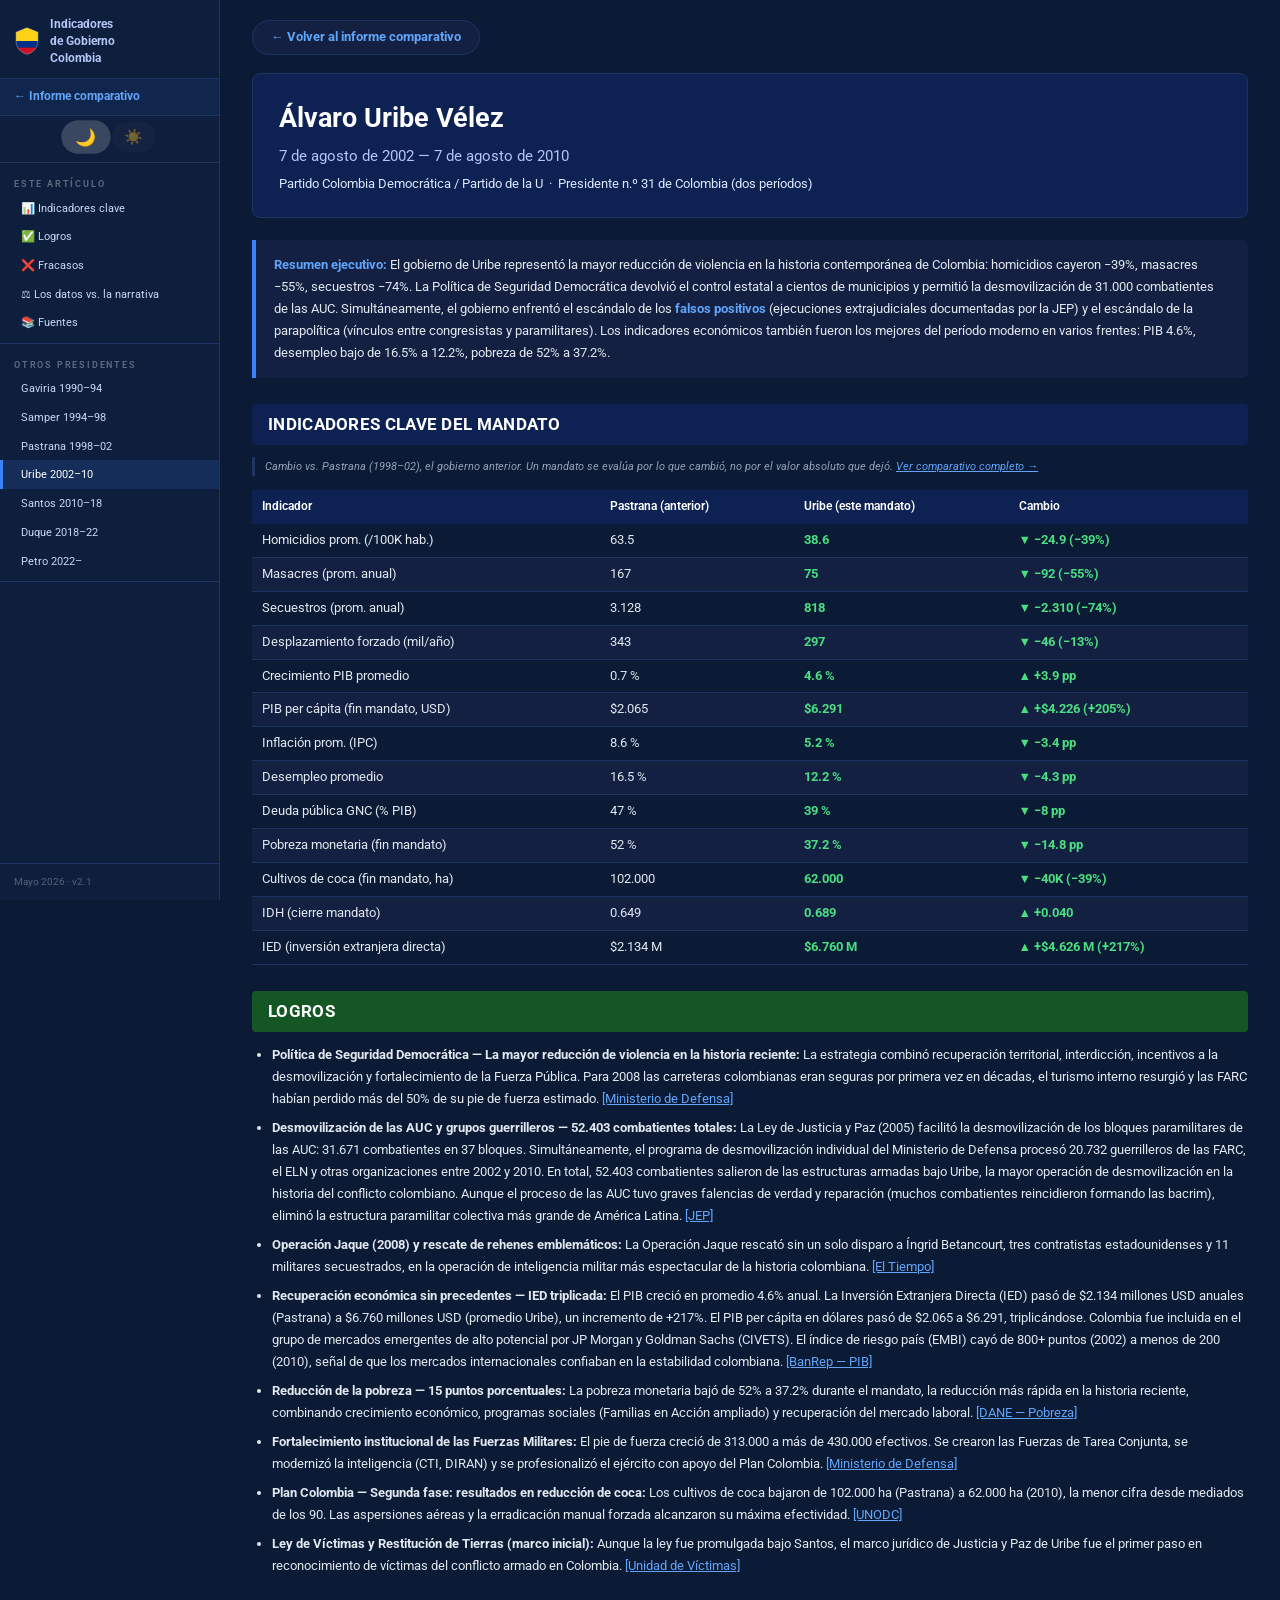
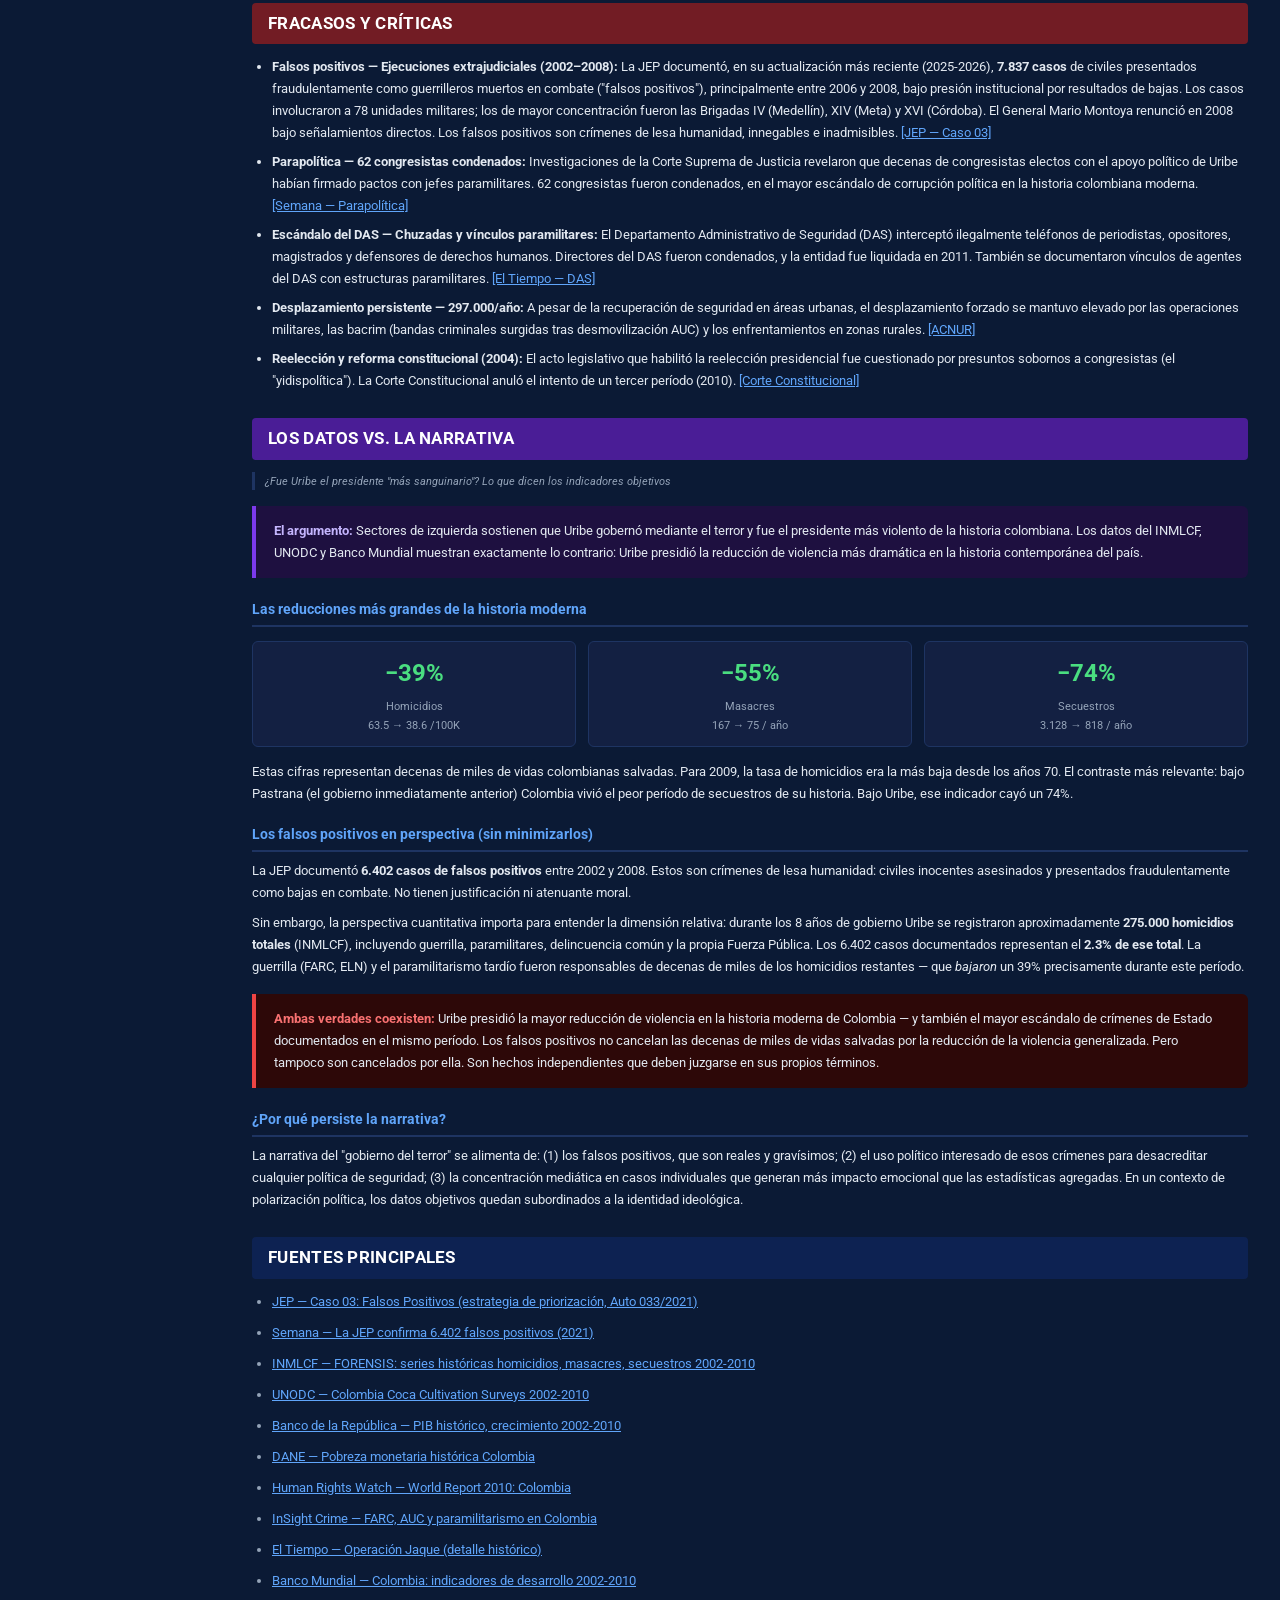
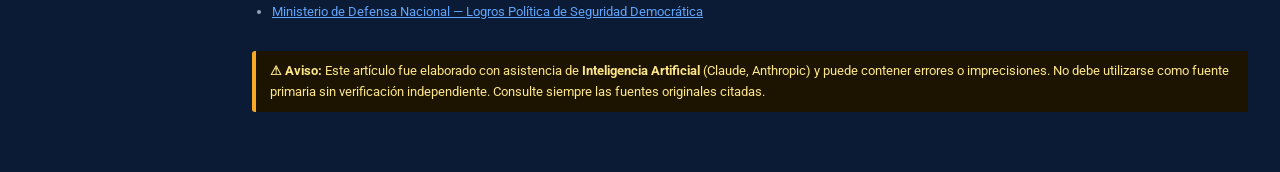
<file: uribe.html>
﻿<!DOCTYPE html>
<html lang="es">
<head>
<meta charset="UTF-8"/>
<meta name="viewport" content="width=device-width,initial-scale=1.0"/>
<meta name="google-adsense-account" content="ca-pub-6272957192947399">
<link rel="icon" href="favicon.svg" type="image/svg+xml">
<title>Álvaro Uribe 2002–2010 — Logros, Fracasos e Indicadores</title>
<meta name="description" content="¿Cómo le fue a Álvaro Uribe (2002–2010)? Mayor reducción de violencia en la historia colombiana (−39% homicidios, −74% secuestros), pero falsos positivos y parapolítica. Indicadores verificados. Vota informado.">
<meta name="keywords" content="Álvaro Uribe, gobierno Uribe Colombia, elecciones Colombia 2002, segunda vuelta 2002 Uribe Serpa, elecciones Colombia 2006 reelección, votación Colombia, mejor presidente Colombia, Seguridad Democrática, falsos positivos Colombia, parapolítica, desmovilización AUC, indicadores Colombia 2002 2010, historia presidentes Colombia, Centro Democrático, Horacio Serpa, Carlos Gaviria Díaz">
<meta name="robots" content="index, follow">
<link rel="canonical" href="https://votacioncolombia.com/uribe.html">
<meta property="og:type" content="article">
<meta property="og:url" content="https://votacioncolombia.com/uribe.html">
<meta property="og:title" content="Álvaro Uribe 2002–2010 — Logros, Fracasos e Indicadores">
<meta property="og:description" content="Seguridad Democrática, reducción histórica de violencia, falsos positivos y parapolítica. Análisis con indicadores verificados del mandato Uribe.">
<meta property="og:locale" content="es_CO">
<meta property="og:site_name" content="Colombia Indicadores de Gobierno">
<meta property="og:image" content="https://votacioncolombia.com/og-image.png">
<meta property="og:image:width" content="1200">
<meta property="og:image:height" content="630">
<meta name="twitter:card" content="summary_large_image">
<meta name="twitter:title" content="Álvaro Uribe 2002–2010 — Análisis de Gobierno Colombia">
<meta name="twitter:description" content="Seguridad Democrática, −74% secuestros, falsos positivos, parapolítica. Indicadores verificados del mandato Uribe.">
<script type="application/ld+json">
{"@context":"https://schema.org","@type":"Article","headline":"Álvaro Uribe 2002–2010 — Logros, Fracasos e Indicadores","description":"Análisis del gobierno de Álvaro Uribe Vélez (2002–2010): Política de Seguridad Democrática, mayor reducción de violencia de la historia moderna colombiana, falsos positivos documentados por la JEP (7.837 casos) y escándalos de parapolítica. Indicadores verificados comparados con el gobierno anterior.","url":"https://votacioncolombia.com/uribe.html","inLanguage":"es-CO","dateModified":"2026-06-11","author":{"@type":"Organization","name":"Colombia Indicadores de Gobierno"},"publisher":{"@type":"Organization","name":"Colombia Indicadores de Gobierno"},"mainEntityOfPage":"https://votacioncolombia.com/uribe.html","about":{"@type":"Person","name":"Álvaro Uribe Vélez","jobTitle":"Presidente de Colombia","description":"Presidente de Colombia 2002–2010, dos períodos. Impulsó la Política de Seguridad Democrática que redujo drásticamente la violencia guerrillera y paramilitar."},"isPartOf":{"@id":"https://votacioncolombia.com/#website"}}
</script>
<style>
*{box-sizing:border-box;margin:0;padding:0}
body{font-family:Arial,sans-serif;color:var(--text);background:var(--bg);line-height:1.6}
.page{max-width:860px;margin:0 auto;padding:24px 20px;background:var(--surface);min-height:100vh}
a{color:var(--accent2)}a:hover{text-decoration:underline}
.back-btn{display:inline-block;background:var(--surface);color:var(--accent2);border:1px solid var(--border);border-radius:20px;padding:6px 18px;font-size:9.5pt;font-weight:700;text-decoration:none;margin-bottom:22px}
.back-btn:hover{background:var(--bg)}
.hero{background:#0d2252;color:#fff;padding:22px 26px;border-radius:8px;margin-bottom:22px}
.hero h1{font-size:20pt;font-weight:700;margin-bottom:4px}
.hero .years{font-size:11pt;color:#b4c6f7;margin-bottom:6px}
.hero .partido{font-size:9.5pt;color:#dce8ff}
h2{font-size:12.5pt;color:#fff;background:#0d2252;padding:7px 16px;margin:26px 0 12px;border-radius:4px;letter-spacing:.3px}
h2.sec-logros{background:#155724}
h2.sec-fracasos{background:#721c24}
h2.sec-especial{background:#4a1d96}
h3{font-size:10.5pt;color:var(--accent2);border-bottom:2px solid var(--border);padding-bottom:4px;margin:18px 0 8px}
.resumen{background:var(--bg);border-left:4px solid var(--accent);padding:14px 18px;margin-bottom:22px;border-radius:0 6px 6px 0;font-size:10pt;color:var(--text)}
.resumen strong{color:var(--accent2)}
.note{font-size:8.5pt;color:var(--muted);font-style:italic;margin:6px 0 14px;padding-left:10px;border-left:3px solid var(--border)}
table{width:100%;border-collapse:collapse;font-size:9.5pt;margin:10px 0 18px}
th{background:#0d2252;color:#fff;padding:7px 10px;text-align:left;font-weight:600;font-size:9pt}
td{padding:6px 10px;border-bottom:1px solid var(--border);color:var(--text)}
tr:nth-child(even) td{background:var(--bg)}
.g{color:#4ade80;font-weight:700}.r{color:#f87171;font-weight:700}.y{color:#fbbf24;font-weight:700}
body.light-mode .g{color:#166534}body.light-mode .r{color:#991b1b}body.light-mode .y{color:#92400e}
ul{padding-left:20px;margin:8px 0 14px}
ul li{margin-bottom:7px;font-size:10pt}
.fuentes-list{font-size:9pt}
.fuentes-list li{margin-bottom:9px}
.spec-box{background:#f5f0ff;border-left:4px solid #7c3aed;padding:14px 18px;margin:16px 0 20px;border-radius:0 6px 6px 0;font-size:10pt;color:#333}
.spec-box strong{color:#4a1d96}
.stat-grid{display:grid;grid-template-columns:repeat(3,1fr);gap:12px;margin:14px 0}
.stat-card{background:#f0fdf4;border:1px solid #bbf7d0;border-radius:6px;padding:12px;text-align:center}
.stat-card .val{font-size:18pt;font-weight:700;color:#155724}
.stat-card .lbl{font-size:8.5pt;color:#555;margin-top:3px}
.stat-card.neg{background:#fdf2f8;border-color:#f9a8d4}
.stat-card.neg .val{color:#9d174d}
body.dark-mode .spec-box{background:#1e1040;color:var(--text)}
body.dark-mode .spec-box strong{color:#c4b5fd}
body.dark-mode .stat-card{background:#132042;border-color:#1e3462;color:var(--text)}
body.dark-mode .stat-card .val{color:#4ade80}
body.dark-mode .stat-card .lbl{color:var(--muted)}
body.dark-mode .stat-card.neg{background:#1a0a14;border-color:#4a1728}
body.dark-mode .stat-card.neg .val{color:#f472b6}
.disclaimer{background:#fff8e1;border-left:4px solid #f9a825;padding:10px 14px;margin:28px 0 0;border-radius:3px;font-size:9.5pt}
</style>
<link rel="preconnect" href="https://fonts.googleapis.com">
<link href="https://fonts.googleapis.com/css2?family=Roboto:wght@300;400;500;700&display=swap" rel="stylesheet">
<link rel="stylesheet" href="pres-dark.css">
<script async src="https://pagead2.googlesyndication.com/pagead/js/adsbygoogle.js?client=ca-pub-6272957192947399" crossorigin="anonymous"></script>
<!-- Google tag (gtag.js) -->
<script async src="https://www.googletagmanager.com/gtag/js?id=G-X8BNSWKBNP"></script>
<script>
  window.dataLayer = window.dataLayer || [];
  function gtag(){dataLayer.push(arguments);}
  gtag('js', new Date());
  gtag('config', 'G-X8BNSWKBNP');
</script>
</head>
<body class="dark-mode">
<div id="sidebar-overlay" onclick="toggleSidebar()"></div>
<button id="ham-btn" type="button" onclick="toggleSidebar()" aria-label="Menú"><span></span><span></span><span></span></button>
<button type="button" id="mob-theme-btn" class="mob-theme-btn" onclick="setTheme(document.body.classList.contains('dark-mode')?'light':'dark')" title="Cambiar tema">🌙</button>
<nav id="sidebar">
  <div class="sb-brand"><svg width="26" height="32" viewBox="0 0 44 52" fill="none"><clipPath id="sbsc"><path d="M22 3.5L3.5 11V26C3.5 37 11 45.5 22 48.5C33 45.5 40.5 37 40.5 26V11L22 3.5Z"/></clipPath><g clip-path="url(#sbsc)"><rect x="3.5" y="3.5" width="37" height="22.5" fill="#fcd116"/><rect x="3.5" y="26" width="37" height="11.25" fill="#003087"/><rect x="3.5" y="37.25" width="37" height="11.25" fill="#ce1126"/></g><path d="M22 3.5L3.5 11V26C3.5 37 11 45.5 22 48.5C33 45.5 40.5 37 40.5 26V11L22 3.5Z" fill="none" stroke="rgba(255,255,255,.4)" stroke-width="1.3"/></svg><div class="sb-title">Indicadores<br>de Gobierno<br>Colombia</div></div>
  <a class="sb-back" href="index.html">← Informe comparativo</a>
  <div class="theme-toggle">
    <button type="button" class="theme-half active" id="btn-dark-mode" onclick="setTheme('dark')" title="Modo oscuro">🌙</button>
    <button type="button" class="theme-half"        id="btn-light-mode" onclick="setTheme('light')" title="Modo claro">☀️</button>
  </div>
  <div class="sb-section"><div class="sb-label">Este artículo</div>
    <a class="sb-link" href="#sec-ind">📊 Indicadores clave</a>
    <a class="sb-link" href="#sec-logros">✅ Logros</a>
    <a class="sb-link" href="#sec-fracasos">❌ Fracasos</a>
    <a class="sb-link" href="#sec-especial">⚖ Los datos vs. la narrativa</a>
    <a class="sb-link" href="#sec-fuentes">📚 Fuentes</a>
  </div>
  <div class="sb-section"><div class="sb-label">Otros presidentes</div>
    <a class="sb-link" href="gaviria.html">Gaviria 1990–94</a>
    <a class="sb-link" href="samper.html">Samper 1994–98</a>
    <a class="sb-link" href="pastrana.html">Pastrana 1998–02</a>
    <a class="sb-link active" href="uribe.html">Uribe 2002–10</a>
    <a class="sb-link" href="santos.html">Santos 2010–18</a>
    <a class="sb-link" href="duque.html">Duque 2018–22</a>
    <a class="sb-link" href="petro.html">Petro 2022–</a>
  </div>
  <div class="sb-footer">Mayo 2026 · v2.1</div>
</nav>
<script>
function toggleSidebar(){document.getElementById('sidebar').classList.toggle('open');document.getElementById('sidebar-overlay').classList.toggle('open')}
(function(){var ids=['sec-ind','sec-logros','sec-fracasos','sec-especial','sec-fuentes'];window.addEventListener('scroll',function(){var y=window.scrollY+80;ids.forEach(function(id){var el=document.getElementById(id);var link=document.querySelector('#sidebar a[href="#'+id+'"]');if(!el||!link)return;link.classList.toggle('active',y>=el.offsetTop&&y<el.offsetTop+el.offsetHeight)})},{passive:true})})();
window.setTheme=function(m){var d=m==='dark';document.body.classList.toggle('dark-mode',d);document.body.classList.toggle('light-mode',!d);var bm=document.getElementById('btn-dark-mode'),bl=document.getElementById('btn-light-mode');if(bm)bm.classList.toggle('active',d);if(bl)bl.classList.toggle('active',!d);var mob=document.getElementById('mob-theme-btn');if(mob)mob.textContent=d?'🌙':'☀️';localStorage.setItem('pres-theme',m)};
(function(){var s=localStorage.getItem('pres-theme')||'dark';if(s!=='dark')window.setTheme('light')})();
</script>
<div class="page">

<a class="back-btn" href="index.html">← Volver al informe comparativo</a>

<div class="hero">
  <h1>Álvaro Uribe Vélez</h1>
  <div class="years">7 de agosto de 2002 — 7 de agosto de 2010</div>
  <div class="partido">Partido Colombia Democrática / Partido de la U &nbsp;·&nbsp; Presidente n.º 31 de Colombia (dos períodos)</div>
</div>

<div class="resumen">
  <strong>Resumen ejecutivo:</strong> El gobierno de Uribe representó la mayor reducción de violencia en la historia contemporánea de Colombia: homicidios cayeron −39%, masacres −55%, secuestros −74%. La Política de Seguridad Democrática devolvió el control estatal a cientos de municipios y permitió la desmovilización de 31.000 combatientes de las AUC. Simultáneamente, el gobierno enfrentó el escándalo de los <strong>falsos positivos</strong> (ejecuciones extrajudiciales documentadas por la JEP) y el escándalo de la parapolítica (vínculos entre congresistas y paramilitares). Los indicadores económicos también fueron los mejores del período moderno en varios frentes: PIB 4.6%, desempleo bajo de 16.5% a 12.2%, pobreza de 52% a 37.2%.
</div>

<h2 id="sec-ind">INDICADORES CLAVE DEL MANDATO</h2>
<p class="note">Cambio vs. Pastrana (1998–02), el gobierno anterior. Un mandato se evalúa por lo que cambió, no por el valor absoluto que dejó. <a href="index.html">Ver comparativo completo →</a></p>
<table>
  <thead><tr><th>Indicador</th><th>Pastrana (anterior)</th><th>Uribe (este mandato)</th><th>Cambio</th></tr></thead>
  <tbody>
    <tr><td>Homicidios prom. (/100K hab.)</td><td>63.5</td><td class="g">38.6</td><td class="g">▼ −24.9 (−39%)</td></tr>
    <tr><td>Masacres (prom. anual)</td><td>167</td><td class="g">75</td><td class="g">▼ −92 (−55%)</td></tr>
    <tr><td>Secuestros (prom. anual)</td><td>3.128</td><td class="g">818</td><td class="g">▼ −2.310 (−74%)</td></tr>
    <tr><td>Desplazamiento forzado (mil/año)</td><td>343</td><td class="g">297</td><td class="g">▼ −46 (−13%)</td></tr>
    <tr><td>Crecimiento PIB promedio</td><td>0.7 %</td><td class="g">4.6 %</td><td class="g">▲ +3.9 pp</td></tr>
    <tr><td>PIB per cápita (fin mandato, USD)</td><td>$2.065</td><td class="g">$6.291</td><td class="g">▲ +$4.226 (+205%)</td></tr>
    <tr><td>Inflación prom. (IPC)</td><td>8.6 %</td><td class="g">5.2 %</td><td class="g">▼ −3.4 pp</td></tr>
    <tr><td>Desempleo promedio</td><td>16.5 %</td><td class="g">12.2 %</td><td class="g">▼ −4.3 pp</td></tr>
    <tr><td>Deuda pública GNC (% PIB)</td><td>47 %</td><td class="g">39 %</td><td class="g">▼ −8 pp</td></tr>
    <tr><td>Pobreza monetaria (fin mandato)</td><td>52 %</td><td class="g">37.2 %</td><td class="g">▼ −14.8 pp</td></tr>
    <tr><td>Cultivos de coca (fin mandato, ha)</td><td>102.000</td><td class="g">62.000</td><td class="g">▼ −40K (−39%)</td></tr>
    <tr><td>IDH (cierre mandato)</td><td>0.649</td><td class="g">0.689</td><td class="g">▲ +0.040</td></tr>
    <tr><td>IED (inversión extranjera directa)</td><td>$2.134 M</td><td class="g">$6.760 M</td><td class="g">▲ +$4.626 M (+217%)</td></tr>
  </tbody>
</table>

<h2 id="sec-logros" class="sec-logros">LOGROS</h2>

<ul>
  <li><strong>Política de Seguridad Democrática — La mayor reducción de violencia en la historia reciente:</strong> La estrategia combinó recuperación territorial, interdicción, incentivos a la desmovilización y fortalecimiento de la Fuerza Pública. Para 2008 las carreteras colombianas eran seguras por primera vez en décadas, el turismo interno resurgió y las FARC habían perdido más del 50% de su pie de fuerza estimado. <a href="https://www.mindefensa.gov.co" target="_blank">[Ministerio de Defensa]</a></li>

  <li><strong>Desmovilización de las AUC y grupos guerrilleros — 52.403 combatientes totales:</strong> La Ley de Justicia y Paz (2005) facilitó la desmovilización de los bloques paramilitares de las AUC: 31.671 combatientes en 37 bloques. Simultáneamente, el programa de desmovilización individual del Ministerio de Defensa procesó 20.732 guerrilleros de las FARC, el ELN y otras organizaciones entre 2002 y 2010. En total, 52.403 combatientes salieron de las estructuras armadas bajo Uribe, la mayor operación de desmovilización en la historia del conflicto colombiano. Aunque el proceso de las AUC tuvo graves falencias de verdad y reparación (muchos combatientes reincidieron formando las bacrim), eliminó la estructura paramilitar colectiva más grande de América Latina. <a href="https://www.jep.gov.co" target="_blank">[JEP]</a></li>

  <li><strong>Operación Jaque (2008) y rescate de rehenes emblemáticos:</strong> La Operación Jaque rescató sin un solo disparo a Íngrid Betancourt, tres contratistas estadounidenses y 11 militares secuestrados, en la operación de inteligencia militar más espectacular de la historia colombiana. <a href="https://www.eltiempo.com/colombia/otras-ciudades/operacion-jaque-el-dia-que-colombia-enganio-a-las-farc-para-rescatar-a-betancourt-y-mas-rehenes-601068" target="_blank">[El Tiempo]</a></li>

  <li><strong>Recuperación económica sin precedentes — IED triplicada:</strong> El PIB creció en promedio 4.6% anual. La Inversión Extranjera Directa (IED) pasó de $2.134 millones USD anuales (Pastrana) a $6.760 millones USD (promedio Uribe), un incremento de +217%. El PIB per cápita en dólares pasó de $2.065 a $6.291, triplicándose. Colombia fue incluida en el grupo de mercados emergentes de alto potencial por JP Morgan y Goldman Sachs (CIVETS). El índice de riesgo país (EMBI) cayó de 800+ puntos (2002) a menos de 200 (2010), señal de que los mercados internacionales confiaban en la estabilidad colombiana. <a href="https://www.banrep.gov.co/es/estadisticas/producto-interno-bruto-pib" target="_blank">[BanRep — PIB]</a></li>

  <li><strong>Reducción de la pobreza — 15 puntos porcentuales:</strong> La pobreza monetaria bajó de 52% a 37.2% durante el mandato, la reducción más rápida en la historia reciente, combinando crecimiento económico, programas sociales (Familias en Acción ampliado) y recuperación del mercado laboral. <a href="https://www.dane.gov.co/index.php/estadisticas-por-tema/pobreza-y-condiciones-de-vida" target="_blank">[DANE — Pobreza]</a></li>

  <li><strong>Fortalecimiento institucional de las Fuerzas Militares:</strong> El pie de fuerza creció de 313.000 a más de 430.000 efectivos. Se crearon las Fuerzas de Tarea Conjunta, se modernizó la inteligencia (CTI, DIRAN) y se profesionalizó el ejército con apoyo del Plan Colombia. <a href="https://www.mindefensa.gov.co" target="_blank">[Ministerio de Defensa]</a></li>

  <li><strong>Plan Colombia — Segunda fase: resultados en reducción de coca:</strong> Los cultivos de coca bajaron de 102.000 ha (Pastrana) a 62.000 ha (2010), la menor cifra desde mediados de los 90. Las aspersiones aéreas y la erradicación manual forzada alcanzaron su máxima efectividad. <a href="https://www.unodc.org/unodc/en/crop-monitoring/?tag=Colombia" target="_blank">[UNODC]</a></li>

  <li><strong>Ley de Víctimas y Restitución de Tierras (marco inicial):</strong> Aunque la ley fue promulgada bajo Santos, el marco jurídico de Justicia y Paz de Uribe fue el primer paso en reconocimiento de víctimas del conflicto armado en Colombia. <a href="https://www.unidadvictimas.gov.co" target="_blank">[Unidad de Víctimas]</a></li>
</ul>

<h2 id="sec-fracasos" class="sec-fracasos">FRACASOS Y CRÍTICAS</h2>

<ul>
  <li><strong>Falsos positivos — Ejecuciones extrajudiciales (2002–2008):</strong> La JEP documentó, en su actualización más reciente (2025-2026), <strong>7.837 casos</strong> de civiles presentados fraudulentamente como guerrilleros muertos en combate ("falsos positivos"), principalmente entre 2006 y 2008, bajo presión institucional por resultados de bajas. Los casos involucraron a 78 unidades militares; los de mayor concentración fueron las Brigadas IV (Medellín), XIV (Meta) y XVI (Córdoba). El General Mario Montoya renunció en 2008 bajo señalamientos directos. Los falsos positivos son crímenes de lesa humanidad, innegables e inadmisibles. <a href="https://www.jep.gov.co/Sala-de-Prensa/Paginas/La-JEP-hace-p%C3%BAblica-la-estrategia-de-priorizaci%C3%B3n-dentro-del-Caso-03,-conocido-como-el-de-falsos-positivos.aspx" target="_blank">[JEP — Caso 03]</a></li>

  <li><strong>Parapolítica — 62 congresistas condenados:</strong> Investigaciones de la Corte Suprema de Justicia revelaron que decenas de congresistas electos con el apoyo político de Uribe habían firmado pactos con jefes paramilitares. 62 congresistas fueron condenados, en el mayor escándalo de corrupción política en la historia colombiana moderna. <a href="https://www.semana.com" target="_blank">[Semana — Parapolítica]</a></li>

  <li><strong>Escándalo del DAS — Chuzadas y vínculos paramilitares:</strong> El Departamento Administrativo de Seguridad (DAS) interceptó ilegalmente teléfonos de periodistas, opositores, magistrados y defensores de derechos humanos. Directores del DAS fueron condenados, y la entidad fue liquidada en 2011. También se documentaron vínculos de agentes del DAS con estructuras paramilitares. <a href="https://www.eltiempo.com" target="_blank">[El Tiempo — DAS]</a></li>

  <li><strong>Desplazamiento persistente — 297.000/año:</strong> A pesar de la recuperación de seguridad en áreas urbanas, el desplazamiento forzado se mantuvo elevado por las operaciones militares, las bacrim (bandas criminales surgidas tras desmovilización AUC) y los enfrentamientos en zonas rurales. <a href="https://www.unhcr.org/colombia" target="_blank">[ACNUR]</a></li>

  <li><strong>Reelección y reforma constitucional (2004):</strong> El acto legislativo que habilitó la reelección presidencial fue cuestionado por presuntos sobornos a congresistas (el "yidispolítica"). La Corte Constitucional anuló el intento de un tercer período (2010). <a href="https://www.corteconstitucional.gov.co" target="_blank">[Corte Constitucional]</a></li>
</ul>

<h2 id="sec-especial" class="sec-especial">LOS DATOS VS. LA NARRATIVA</h2>
<p class="note">¿Fue Uribe el presidente "más sanguinario"? Lo que dicen los indicadores objetivos</p>

<div class="spec-box">
  <strong>El argumento:</strong> Sectores de izquierda sostienen que Uribe gobernó mediante el terror y fue el presidente más violento de la historia colombiana. Los datos del INMLCF, UNODC y Banco Mundial muestran exactamente lo contrario: Uribe presidió la reducción de violencia más dramática en la historia contemporánea del país.
</div>

<h3>Las reducciones más grandes de la historia moderna</h3>
<div class="stat-grid">
  <div class="stat-card">
    <div class="val">−39%</div>
    <div class="lbl">Homicidios<br>63.5 → 38.6 /100K</div>
  </div>
  <div class="stat-card">
    <div class="val">−55%</div>
    <div class="lbl">Masacres<br>167 → 75 / año</div>
  </div>
  <div class="stat-card">
    <div class="val">−74%</div>
    <div class="lbl">Secuestros<br>3.128 → 818 / año</div>
  </div>
</div>

<p style="font-size:10pt;margin:8px 0 14px">Estas cifras representan decenas de miles de vidas colombianas salvadas. Para 2009, la tasa de homicidios era la más baja desde los años 70. El contraste más relevante: bajo Pastrana (el gobierno inmediatamente anterior) Colombia vivió el peor período de secuestros de su historia. Bajo Uribe, ese indicador cayó un 74%.</p>

<h3>Los falsos positivos en perspectiva (sin minimizarlos)</h3>
<p style="font-size:10pt;margin:8px 0">La JEP documentó <strong>6.402 casos de falsos positivos</strong> entre 2002 y 2008. Estos son crímenes de lesa humanidad: civiles inocentes asesinados y presentados fraudulentamente como bajas en combate. No tienen justificación ni atenuante moral.</p>
<p style="font-size:10pt;margin:8px 0 14px">Sin embargo, la perspectiva cuantitativa importa para entender la dimensión relativa: durante los 8 años de gobierno Uribe se registraron aproximadamente <strong>275.000 homicidios totales</strong> (INMLCF), incluyendo guerrilla, paramilitares, delincuencia común y la propia Fuerza Pública. Los 6.402 casos documentados representan el <strong>2.3% de ese total</strong>. La guerrilla (FARC, ELN) y el paramilitarismo tardío fueron responsables de decenas de miles de los homicidios restantes — que <em>bajaron</em> un 39% precisamente durante este período.</p>

<div class="spec-box" style="background:#fef2f2;border-left-color:#dc2626">
  <strong>Ambas verdades coexisten:</strong> Uribe presidió la mayor reducción de violencia en la historia moderna de Colombia — y también el mayor escándalo de crímenes de Estado documentados en el mismo período. Los falsos positivos no cancelan las decenas de miles de vidas salvadas por la reducción de la violencia generalizada. Pero tampoco son cancelados por ella. Son hechos independientes que deben juzgarse en sus propios términos.
</div>

<h3>¿Por qué persiste la narrativa?</h3>
<p style="font-size:10pt;margin:8px 0 14px">La narrativa del "gobierno del terror" se alimenta de: (1) los falsos positivos, que son reales y gravísimos; (2) el uso político interesado de esos crímenes para desacreditar cualquier política de seguridad; (3) la concentración mediática en casos individuales que generan más impacto emocional que las estadísticas agregadas. En un contexto de polarización política, los datos objetivos quedan subordinados a la identidad ideológica.</p>

<h2 id="sec-fuentes">FUENTES PRINCIPALES</h2>
<ul class="fuentes-list">
  <li><a href="https://www.jep.gov.co/Sala-de-Prensa/Paginas/La-JEP-hace-p%C3%BAblica-la-estrategia-de-priorizaci%C3%B3n-dentro-del-Caso-03,-conocido-como-el-de-falsos-positivos.aspx" target="_blank">JEP — Caso 03: Falsos Positivos (estrategia de priorización, Auto 033/2021)</a></li>
  <li><a href="https://www.semana.com/nacion/articulo/atencion-la-jep-dice-que-fueron-6402-mil-falsos-positivos-en-colombia-y-no-2248-como-se-reporto/202106/" target="_blank">Semana — La JEP confirma 6.402 falsos positivos (2021)</a></li>
  <li><a href="https://www.medicinalegal.gov.co/cifras-estadisticas/forensis" target="_blank">INMLCF — FORENSIS: series históricas homicidios, masacres, secuestros 2002-2010</a></li>
  <li><a href="https://www.unodc.org/unodc/en/crop-monitoring/?tag=Colombia" target="_blank">UNODC — Colombia Coca Cultivation Surveys 2002-2010</a></li>
  <li><a href="https://www.banrep.gov.co/es/estadisticas/producto-interno-bruto-pib" target="_blank">Banco de la República — PIB histórico, crecimiento 2002-2010</a></li>
  <li><a href="https://www.dane.gov.co/index.php/estadisticas-por-tema/pobreza-y-condiciones-de-vida" target="_blank">DANE — Pobreza monetaria histórica Colombia</a></li>
  <li><a href="https://www.hrw.org/world-report/2010/country-chapters/colombia" target="_blank">Human Rights Watch — World Report 2010: Colombia</a></li>
  <li><a href="https://insightcrime.org/colombia/" target="_blank">InSight Crime — FARC, AUC y paramilitarismo en Colombia</a></li>
  <li><a href="https://www.eltiempo.com/colombia/otras-ciudades/operacion-jaque-el-dia-que-colombia-enganio-a-las-farc-para-rescatar-a-betancourt-y-mas-rehenes-601068" target="_blank">El Tiempo — Operación Jaque (detalle histórico)</a></li>
  <li><a href="https://data.worldbank.org/country/CO" target="_blank">Banco Mundial — Colombia: indicadores de desarrollo 2002-2010</a></li>
  <li><a href="https://www.mindefensa.gov.co" target="_blank">Ministerio de Defensa Nacional — Logros Política de Seguridad Democrática</a></li>
</ul>

<div class="disclaimer">
  <strong>⚠ Aviso:</strong> Este artículo fue elaborado con asistencia de <strong>Inteligencia Artificial</strong> (Claude, Anthropic) y puede contener errores o imprecisiones. No debe utilizarse como fuente primaria sin verificación independiente. Consulte siempre las fuentes originales citadas.
</div>

</div>
</body>
</html>
</file>
<file: pres-dark.css>
/* ══════════════════════════════════════════════════════
   pres-dark.css — shared dark theme for president pages
   ══════════════════════════════════════════════════════ */
:root {
  --bg:#0b1a35; --surface:#132042; --surface2:#1a2d54;
  --accent:#3b82f6; --accent2:#60a5fa;
  --text:#e2e8f0; --muted:#94a3b8; --border:#1e3462;
}

*{box-sizing:border-box;margin:0;padding:0}
body{
  font-family:'Roboto',Arial,sans-serif;
  color:var(--text);background:var(--bg);
  line-height:1.65;font-size:10pt;
  padding:0 32px 60px 252px;
}
a{color:var(--accent2)}a:hover{color:#93c5fd;text-decoration:underline}

/* ── PAGE WRAPPER (used in all president articles) ── */
.page{background:transparent!important;max-width:none!important;padding:0!important;margin:0!important;min-height:unset!important}

/* ── BACK BUTTON (keep as fallback but sidebar replaces it) ── */
.back-btn{
  display:inline-block;background:var(--surface);color:var(--accent2);
  border:1px solid var(--border);border-radius:20px;padding:6px 18px;
  font-size:9.5pt;font-weight:700;text-decoration:none;margin:20px 0 18px;
}
.back-btn:hover{background:var(--surface2)}

/* ── HERO ── */
.hero{background:#0d2252;color:#fff;padding:22px 26px;border-radius:8px;margin-bottom:22px;border:1px solid var(--border)}
.hero h1{font-size:20pt;font-weight:700;margin-bottom:4px}
.hero .years{font-size:11pt;color:#b4c6f7;margin-bottom:6px}
.hero .partido{font-size:9.5pt;color:#dce8ff}

/* ── HEADINGS ── */
h2{font-size:12.5pt;color:#fff;background:#0d2252;padding:7px 16px;margin:26px 0 12px;border-radius:4px;letter-spacing:.3px}
h2.sec-logros{background:#155724}
h2.sec-fracasos{background:#721c24}
h2.sec-especial{background:#4a1d96}
h2.sec-pand{background:#92400e}
h3{font-size:10.5pt;color:var(--accent2);border-bottom:2px solid var(--border);padding-bottom:4px;margin:18px 0 8px}

/* ── RESUMEN ── */
.resumen{background:var(--surface);border-left:4px solid var(--accent);padding:14px 18px;margin-bottom:22px;border-radius:0 6px 6px 0;font-size:10pt;color:var(--text)}
.resumen strong{color:var(--accent2)}

/* ── NOTE ── */
.note{font-size:8.5pt;color:var(--muted);font-style:italic;margin:6px 0 14px;padding-left:10px;border-left:3px solid var(--border)}
.note strong{color:var(--text);font-style:normal}

/* ── TABLE ── */
table{width:100%;border-collapse:collapse;font-size:9.5pt;margin:10px 0 18px}
th{background:#0d2252;color:#fff;padding:7px 10px;text-align:left;font-weight:600;font-size:9pt}
td{padding:6px 10px;border-bottom:1px solid var(--border);color:var(--text)}
tr:nth-child(even) td{background:var(--surface)}
tr:hover td{background:var(--surface2)}
.g{color:#4ade80;font-weight:700}.r{color:#f87171;font-weight:700}.y{color:#fbbf24;font-weight:700}

/* ── LISTS ── */
ul{padding-left:20px;margin:8px 0 14px}
ul li{margin-bottom:7px;font-size:10pt;color:var(--text)}
.fuentes-list{font-size:9pt}
.fuentes-list li{margin-bottom:9px;color:var(--muted)}

/* ── SPECIAL BOXES ── */
.spec-box{background:#1e0d40;border-left:4px solid #7c3aed;padding:14px 18px;margin:16px 0 20px;border-radius:0 6px 6px 0;font-size:10pt;color:var(--text)}
.spec-box strong{color:#a78bfa}
.spec-box[style*="background:#fef2f2"]{background:#2d0808!important;border-left-color:#ef4444!important}
.spec-box[style*="background:#fef2f2"] strong{color:#f87171!important}
.pand-box{background:#1c1000;border-left:4px solid #d97706;padding:14px 18px;margin:16px 0 20px;border-radius:0 6px 6px 0;font-size:10pt;color:var(--text)}
.pand-box strong{color:#fbbf24}
.balance-box{background:#052e16;border-left:4px solid #16a34a;padding:14px 18px;margin:16px 0 20px;border-radius:0 6px 6px 0;font-size:10pt;color:var(--text)}
.balance-box strong{color:#4ade80}

/* ── STAT GRID (uribe) ── */
.stat-grid{display:grid;grid-template-columns:repeat(3,1fr);gap:12px;margin:14px 0}
.stat-card{background:var(--surface);border:1px solid var(--border);border-radius:6px;padding:12px;text-align:center}
.stat-card .val{font-size:18pt;font-weight:700;color:#4ade80}
.stat-card .lbl{font-size:8.5pt;color:var(--muted);margin-top:3px}
.stat-card.neg .val{color:#f87171}

/* ── COCA TIMELINE (santos) ── */
.coca-timeline{margin:14px 0;border-left:3px solid #d97706;padding-left:14px}
.coca-event{margin-bottom:10px;font-size:10pt;color:var(--text)}
.coca-event .year{font-weight:700;color:#fbbf24;display:inline-block;width:46px}

/* ── COVID COMPARE (duque) ── */
.covid-compare{display:grid;grid-template-columns:1fr 1fr 1fr;gap:10px;margin:12px 0}
.cov-col{border:1px solid var(--border);border-radius:6px;overflow:hidden}
.cov-col .cov-hd{padding:7px 10px;font-size:9pt;font-weight:700;text-align:center;color:#fff}
.cov-col .cov-hd.pre{background:#155724}
.cov-col .cov-hd.mid{background:#721c24}
.cov-col .cov-hd.post{background:#1e3a5f}
.cov-col .cov-row{padding:5px 10px;font-size:9pt;border-bottom:1px solid var(--border);color:var(--text)}
.cov-col .cov-row .lbl{color:var(--muted);font-size:8.5pt}

/* ── DISCLAIMER ── */
.disclaimer{background:#1c1400;border-left:4px solid #f9a825;padding:10px 14px;margin:28px 0 0;border-radius:3px;font-size:9.5pt;color:#fde68a}

/* ══════════ SIDEBAR ══════════ */
#sidebar{
  position:fixed;top:0;left:0;width:220px;height:100vh;
  background:#0e1e3d;border-right:1px solid var(--border);
  overflow-y:auto;z-index:500;
  display:flex;flex-direction:column;
  scrollbar-width:thin;scrollbar-color:var(--border) transparent;
}
#sidebar::-webkit-scrollbar{width:4px}
#sidebar::-webkit-scrollbar-thumb{background:var(--border);border-radius:2px}
.sb-brand{padding:16px 14px 12px;border-bottom:1px solid var(--border);display:flex;align-items:center;gap:10px}
.sb-brand .sb-title{font-size:9pt;font-weight:700;color:#b4c6f7;line-height:1.4}
.sb-back{display:block;padding:8px 14px;font-size:9pt;font-weight:700;color:var(--accent2)!important;text-decoration:none!important;border-bottom:1px solid var(--border);background:rgba(59,130,246,.08)}
.sb-back:hover{background:rgba(59,130,246,.18)!important}
.sb-section{padding:6px 0;border-bottom:1px solid var(--border)}
.sb-label{padding:7px 14px 2px;font-size:7pt;letter-spacing:1.8px;text-transform:uppercase;color:rgba(255,255,255,.35);font-weight:600}
.sb-link{display:block;padding:5px 14px 5px 18px;font-size:8.5pt;color:#c8d8f8;text-decoration:none!important;border-left:3px solid transparent;transition:all .12s;white-space:nowrap;overflow:hidden;text-overflow:ellipsis}
.sb-link:hover{background:rgba(255,255,255,.08);color:#fff!important;border-left-color:var(--accent)}
.sb-link.active{background:rgba(59,130,246,.15);color:#fff!important;border-left-color:var(--accent)}
.sb-footer{padding:10px 14px;font-size:7.5pt;color:rgba(255,255,255,.3);margin-top:auto;border-top:1px solid var(--border)}

/* ── HAMBURGER ── */
#ham-btn{
  display:none;position:fixed;top:12px;left:12px;z-index:600;
  background:var(--surface);border:1px solid var(--border);border-radius:6px;
  width:38px;height:38px;align-items:center;justify-content:center;
  cursor:pointer;flex-direction:column;gap:5px;padding:8px;
}
#ham-btn span{display:block;width:20px;height:2px;background:var(--text);border-radius:1px;transition:.2s}
#sidebar-overlay{display:none;position:fixed;inset:0;background:rgba(0,0,0,.5);z-index:490}

/* ── RESPONSIVE ── */
@media print{
  #sidebar,#ham-btn,#sidebar-overlay,.back-btn{display:none!important}
  body{padding:0!important;background:#fff!important;color:#000!important}
  a{color:#000!important}
}
@media(max-width:900px){
  body{padding:0 16px 60px 16px!important}
  #sidebar{left:-220px;transition:left .22s ease}
  #sidebar.open{left:0!important;box-shadow:4px 0 20px rgba(0,0,0,.5)}
  #ham-btn{display:flex}
  #sidebar-overlay.open{display:block}
  .stat-grid{grid-template-columns:1fr 1fr!important}
  .covid-compare{grid-template-columns:1fr!important}
  table{font-size:8.5pt}
}
@media(max-width:500px){
  body{padding:0 8px 60px 8px!important}
  .hero h1{font-size:17pt!important}
  table{font-size:8pt}
}

/* ══ MOBILE FLOATING THEME BTN ══ */
.mob-theme-btn{display:none;position:fixed;top:12px;left:58px;z-index:600;background:var(--surface);border:1px solid var(--border);border-radius:6px;width:38px;height:38px;font-size:18px;padding:0;cursor:pointer;align-items:center;justify-content:center;transition:background .15s}
.mob-theme-btn:hover{background:var(--surface2)}
body.light-mode .mob-theme-btn{background:rgba(30,58,138,.95)!important;border-color:rgba(255,255,255,.3)!important}
@media(max-width:900px){.mob-theme-btn{display:flex}}

/* ══ THEME TOGGLE ══ */
.theme-toggle{display:flex;align-items:center;justify-content:center;gap:4px;padding:6px 14px 10px;border-bottom:1px solid rgba(255,255,255,.1)}
.theme-half{border:none;cursor:pointer;border-radius:20px;width:44px;height:30px;font-size:15px;display:flex;align-items:center;justify-content:center;transition:background .18s,opacity .18s,transform .15s;background:rgba(255,255,255,.06);opacity:.42}
.theme-half.active{background:rgba(255,255,255,.18);opacity:1;transform:scale(1.12)}
.theme-half:hover:not(.active){background:rgba(255,255,255,.1);opacity:.72}

/* ══ LIGHT MODE ══ */
body.light-mode{--bg:#f4f7fb;--surface:#ffffff;--surface2:#f0f4f8;--accent:#1a56db;--accent2:#1d4ed8;--text:#1e293b;--muted:#64748b;--border:#dce3ee}
/* Sidebar stays dark navy */
body.light-mode #sidebar{background:#1e3a8a!important;border-right-color:rgba(0,0,80,.15)!important}
body.light-mode .sb-brand{border-bottom-color:rgba(255,255,255,.18)!important}
body.light-mode .sb-brand .sb-title{color:#fff!important}
body.light-mode .sb-back{color:rgba(255,255,255,.9)!important;border-bottom-color:rgba(255,255,255,.12)!important;background:rgba(255,255,255,.08)!important}
body.light-mode .sb-back:hover{background:rgba(255,255,255,.16)!important}
body.light-mode .sb-section{border-bottom-color:rgba(255,255,255,.1)!important}
body.light-mode .sb-label{color:rgba(255,255,255,.45)!important}
body.light-mode .sb-link{color:rgba(255,255,255,.82)!important}
body.light-mode .sb-link:hover{background:rgba(255,255,255,.12)!important;color:#fff!important;border-left-color:rgba(255,255,255,.7)!important}
body.light-mode .sb-link.active{background:rgba(255,255,255,.18)!important;color:#fff!important;border-left-color:#fff!important}
body.light-mode .sb-footer{color:rgba(255,255,255,.4)!important;border-top-color:rgba(255,255,255,.12)!important}
body.light-mode #ham-btn{background:rgba(30,58,138,.95)!important;border-color:rgba(255,255,255,.3)!important}
body.light-mode #ham-btn span{background:#fff!important}
/* Special boxes */
body.light-mode .spec-box{background:#f5f0ff!important;border-left-color:#7c3aed!important;color:#3b0764!important}
body.light-mode .spec-box strong{color:#7c3aed!important}
body.light-mode .pand-box{background:#fffbeb!important;border-left-color:#d97706!important;color:#78350f!important}
body.light-mode .pand-box strong{color:#d97706!important}
body.light-mode .balance-box{background:#f0fdf4!important;border-left-color:#16a34a!important;color:#14532d!important}
body.light-mode .balance-box strong{color:#16a34a!important}
body.light-mode .disclaimer{background:#fffbeb!important;color:#92400e!important;border-left-color:#d97706!important}
/* Table colors - darker for light bg */
body.light-mode .g{color:#15803d!important}
body.light-mode .r{color:#dc2626!important}
body.light-mode .y{color:#d97706!important}
/* Stat grid */
body.light-mode .stat-card{background:#f8fafc!important;border-color:#dce3ee!important}
body.light-mode .stat-card .val{color:#15803d!important}
body.light-mode .stat-card.neg .val{color:#dc2626!important}
/* Coca timeline */
body.light-mode .coca-event{color:#1e293b!important}
body.light-mode .coca-event .year{color:#d97706!important}
/* COVID compare */
body.light-mode .cov-col{border-color:#dce3ee!important}
body.light-mode .cov-col .cov-row{border-bottom-color:#dce3ee!important;color:#1e293b!important}
body.light-mode .cov-col .cov-row .lbl{color:#64748b!important}
/* Resumen */
body.light-mode .resumen{background:#f0f4ff!important;border-left-color:#1a56db!important;color:#1e293b!important}
</file>
